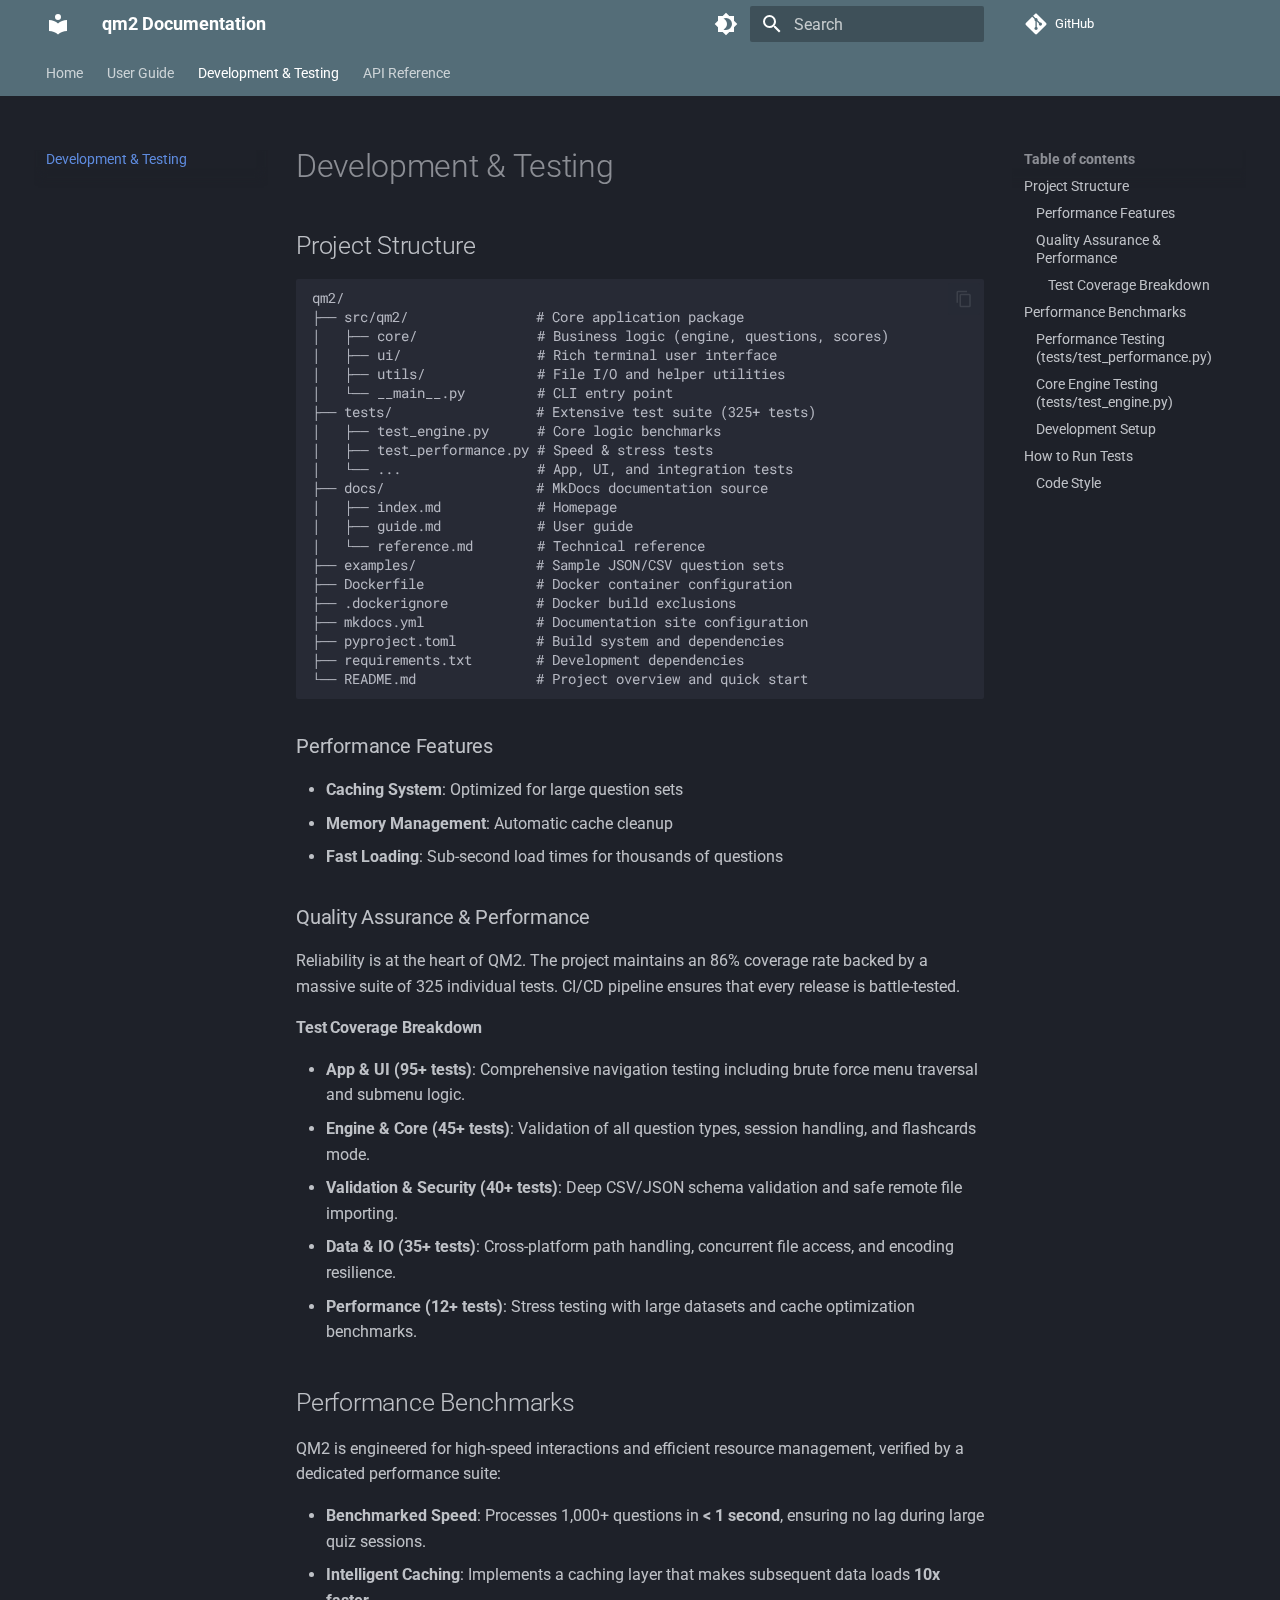
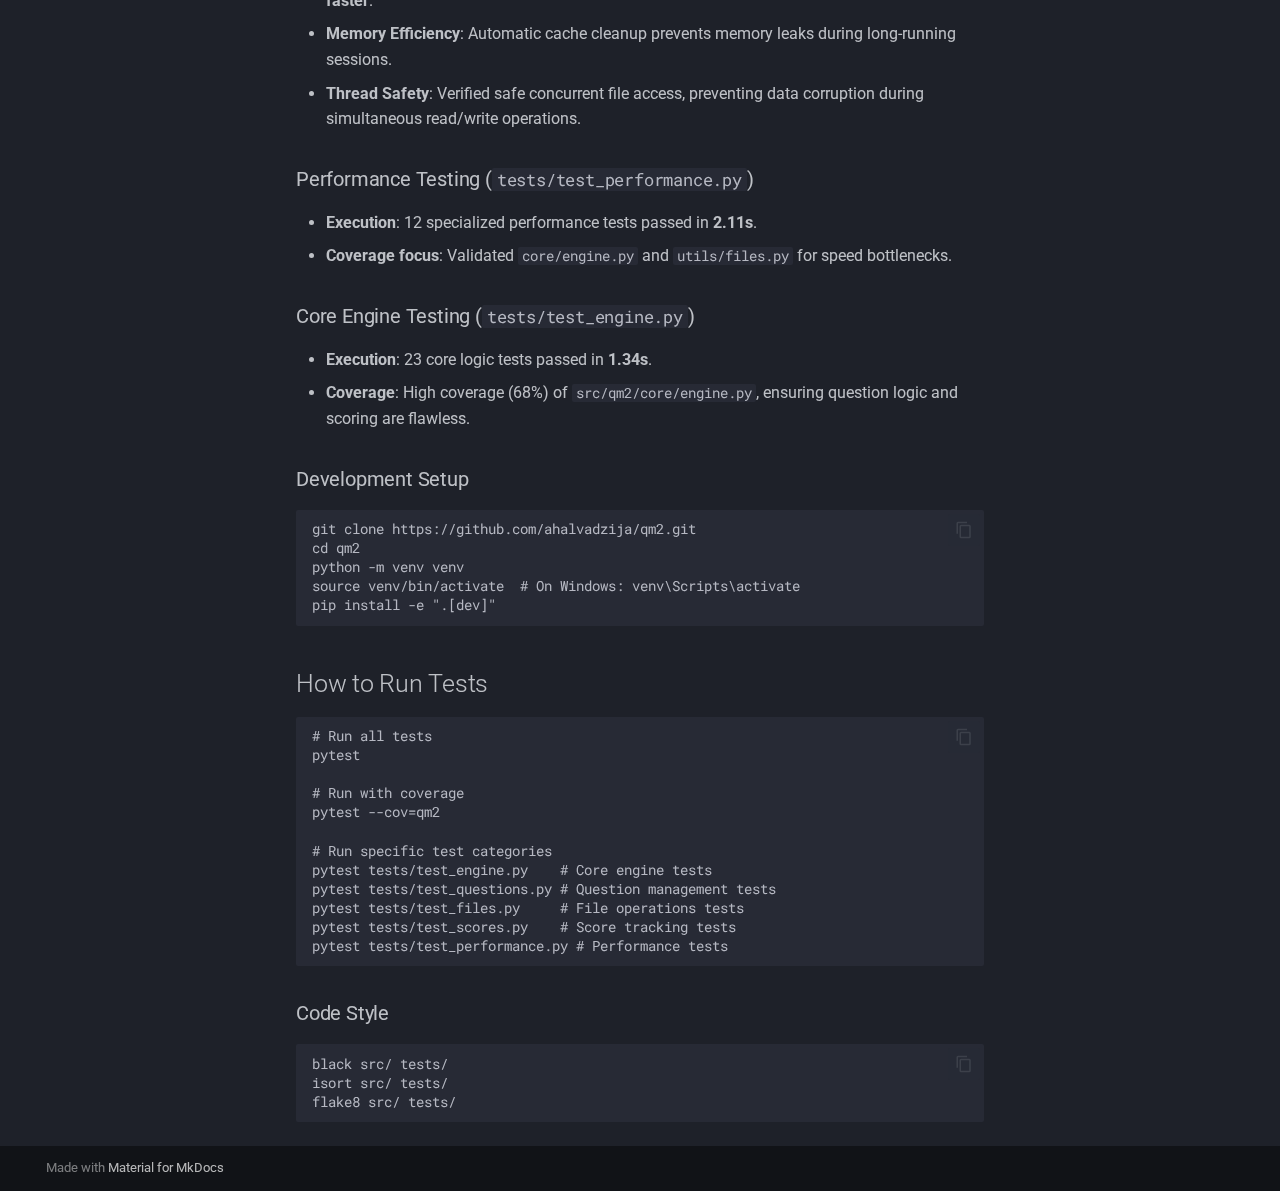
<file: dev/index.html>
<!doctype html>
<html lang="en" class="no-js">
  <head>
    
      <meta charset="utf-8">
      <meta name="viewport" content="width=device-width,initial-scale=1">
      
        <meta name="description" content="Official documentation for the qm2 terminal quiz manager.">
      
      
        <meta name="author" content="ahalvadzija">
      
      
        <link rel="canonical" href="https://ahalvadzija.github.io/qm2/dev/">
      
      
        <link rel="prev" href="../guide/">
      
      
        <link rel="next" href="../reference/">
      
      
        
      
      
      <link rel="icon" href="../assets/images/favicon.png">
      <meta name="generator" content="mkdocs-1.6.1, mkdocs-material-9.7.1">
    
    
      
        <title>Development & Testing - qm2 Documentation</title>
      
    
    
      <link rel="stylesheet" href="../assets/stylesheets/main.484c7ddc.min.css">
      
        
        <link rel="stylesheet" href="../assets/stylesheets/palette.ab4e12ef.min.css">
      
      


    
    
      
    
    
      
        
        
        <link rel="preconnect" href="https://fonts.gstatic.com" crossorigin>
        <link rel="stylesheet" href="https://fonts.googleapis.com/css?family=Roboto:300,300i,400,400i,700,700i%7CRoboto+Mono:400,400i,700,700i&display=fallback">
        <style>:root{--md-text-font:"Roboto";--md-code-font:"Roboto Mono"}</style>
      
    
    
      <link rel="stylesheet" href="../assets/_mkdocstrings.css">
    
      <link rel="stylesheet" href="../stylesheets/extra.css">
    
    <script>__md_scope=new URL("..",location),__md_hash=e=>[...e].reduce(((e,_)=>(e<<5)-e+_.charCodeAt(0)),0),__md_get=(e,_=localStorage,t=__md_scope)=>JSON.parse(_.getItem(t.pathname+"."+e)),__md_set=(e,_,t=localStorage,a=__md_scope)=>{try{t.setItem(a.pathname+"."+e,JSON.stringify(_))}catch(e){}}</script>
    
      

    
    
  </head>
  
  
    
    
      
    
    
    
    
    <body dir="ltr" data-md-color-scheme="slate" data-md-color-primary="blue-grey" data-md-color-accent="indigo">
  
    
    <input class="md-toggle" data-md-toggle="drawer" type="checkbox" id="__drawer" autocomplete="off">
    <input class="md-toggle" data-md-toggle="search" type="checkbox" id="__search" autocomplete="off">
    <label class="md-overlay" for="__drawer"></label>
    <div data-md-component="skip">
      
        
        <a href="#project-structure" class="md-skip">
          Skip to content
        </a>
      
    </div>
    <div data-md-component="announce">
      
    </div>
    
    
      

<header class="md-header" data-md-component="header">
  <nav class="md-header__inner md-grid" aria-label="Header">
    <a href=".." title="qm2 Documentation" class="md-header__button md-logo" aria-label="qm2 Documentation" data-md-component="logo">
      
  
  <svg xmlns="http://www.w3.org/2000/svg" viewBox="0 0 24 24"><path d="M12 8a3 3 0 0 0 3-3 3 3 0 0 0-3-3 3 3 0 0 0-3 3 3 3 0 0 0 3 3m0 3.54C9.64 9.35 6.5 8 3 8v11c3.5 0 6.64 1.35 9 3.54 2.36-2.19 5.5-3.54 9-3.54V8c-3.5 0-6.64 1.35-9 3.54"/></svg>

    </a>
    <label class="md-header__button md-icon" for="__drawer">
      
      <svg xmlns="http://www.w3.org/2000/svg" viewBox="0 0 24 24"><path d="M3 6h18v2H3zm0 5h18v2H3zm0 5h18v2H3z"/></svg>
    </label>
    <div class="md-header__title" data-md-component="header-title">
      <div class="md-header__ellipsis">
        <div class="md-header__topic">
          <span class="md-ellipsis">
            qm2 Documentation
          </span>
        </div>
        <div class="md-header__topic" data-md-component="header-topic">
          <span class="md-ellipsis">
            
              Development & Testing
            
          </span>
        </div>
      </div>
    </div>
    
      
        <form class="md-header__option" data-md-component="palette">
  
    
    
    
    <input class="md-option" data-md-color-media="" data-md-color-scheme="slate" data-md-color-primary="blue-grey" data-md-color-accent="indigo"  aria-label="Switch to light mode"  type="radio" name="__palette" id="__palette_0">
    
      <label class="md-header__button md-icon" title="Switch to light mode" for="__palette_1" hidden>
        <svg xmlns="http://www.w3.org/2000/svg" viewBox="0 0 24 24"><path d="M12 18c-.89 0-1.74-.2-2.5-.55C11.56 16.5 13 14.42 13 12s-1.44-4.5-3.5-5.45C10.26 6.2 11.11 6 12 6a6 6 0 0 1 6 6 6 6 0 0 1-6 6m8-9.31V4h-4.69L12 .69 8.69 4H4v4.69L.69 12 4 15.31V20h4.69L12 23.31 15.31 20H20v-4.69L23.31 12z"/></svg>
      </label>
    
  
    
    
    
    <input class="md-option" data-md-color-media="" data-md-color-scheme="default" data-md-color-primary="blue-grey" data-md-color-accent="indigo"  aria-label="Switch to dark mode"  type="radio" name="__palette" id="__palette_1">
    
      <label class="md-header__button md-icon" title="Switch to dark mode" for="__palette_0" hidden>
        <svg xmlns="http://www.w3.org/2000/svg" viewBox="0 0 24 24"><path d="M12 8a4 4 0 0 0-4 4 4 4 0 0 0 4 4 4 4 0 0 0 4-4 4 4 0 0 0-4-4m0 10a6 6 0 0 1-6-6 6 6 0 0 1 6-6 6 6 0 0 1 6 6 6 6 0 0 1-6 6m8-9.31V4h-4.69L12 .69 8.69 4H4v4.69L.69 12 4 15.31V20h4.69L12 23.31 15.31 20H20v-4.69L23.31 12z"/></svg>
      </label>
    
  
</form>
      
    
    
      <script>var palette=__md_get("__palette");if(palette&&palette.color){if("(prefers-color-scheme)"===palette.color.media){var media=matchMedia("(prefers-color-scheme: light)"),input=document.querySelector(media.matches?"[data-md-color-media='(prefers-color-scheme: light)']":"[data-md-color-media='(prefers-color-scheme: dark)']");palette.color.media=input.getAttribute("data-md-color-media"),palette.color.scheme=input.getAttribute("data-md-color-scheme"),palette.color.primary=input.getAttribute("data-md-color-primary"),palette.color.accent=input.getAttribute("data-md-color-accent")}for(var[key,value]of Object.entries(palette.color))document.body.setAttribute("data-md-color-"+key,value)}</script>
    
    
    
      
      
        <label class="md-header__button md-icon" for="__search">
          
          <svg xmlns="http://www.w3.org/2000/svg" viewBox="0 0 24 24"><path d="M9.5 3A6.5 6.5 0 0 1 16 9.5c0 1.61-.59 3.09-1.56 4.23l.27.27h.79l5 5-1.5 1.5-5-5v-.79l-.27-.27A6.52 6.52 0 0 1 9.5 16 6.5 6.5 0 0 1 3 9.5 6.5 6.5 0 0 1 9.5 3m0 2C7 5 5 7 5 9.5S7 14 9.5 14 14 12 14 9.5 12 5 9.5 5"/></svg>
        </label>
        <div class="md-search" data-md-component="search" role="dialog">
  <label class="md-search__overlay" for="__search"></label>
  <div class="md-search__inner" role="search">
    <form class="md-search__form" name="search">
      <input type="text" class="md-search__input" name="query" aria-label="Search" placeholder="Search" autocapitalize="off" autocorrect="off" autocomplete="off" spellcheck="false" data-md-component="search-query" required>
      <label class="md-search__icon md-icon" for="__search">
        
        <svg xmlns="http://www.w3.org/2000/svg" viewBox="0 0 24 24"><path d="M9.5 3A6.5 6.5 0 0 1 16 9.5c0 1.61-.59 3.09-1.56 4.23l.27.27h.79l5 5-1.5 1.5-5-5v-.79l-.27-.27A6.52 6.52 0 0 1 9.5 16 6.5 6.5 0 0 1 3 9.5 6.5 6.5 0 0 1 9.5 3m0 2C7 5 5 7 5 9.5S7 14 9.5 14 14 12 14 9.5 12 5 9.5 5"/></svg>
        
        <svg xmlns="http://www.w3.org/2000/svg" viewBox="0 0 24 24"><path d="M20 11v2H8l5.5 5.5-1.42 1.42L4.16 12l7.92-7.92L13.5 5.5 8 11z"/></svg>
      </label>
      <nav class="md-search__options" aria-label="Search">
        
        <button type="reset" class="md-search__icon md-icon" title="Clear" aria-label="Clear" tabindex="-1">
          
          <svg xmlns="http://www.w3.org/2000/svg" viewBox="0 0 24 24"><path d="M19 6.41 17.59 5 12 10.59 6.41 5 5 6.41 10.59 12 5 17.59 6.41 19 12 13.41 17.59 19 19 17.59 13.41 12z"/></svg>
        </button>
      </nav>
      
        <div class="md-search__suggest" data-md-component="search-suggest"></div>
      
    </form>
    <div class="md-search__output">
      <div class="md-search__scrollwrap" tabindex="0" data-md-scrollfix>
        <div class="md-search-result" data-md-component="search-result">
          <div class="md-search-result__meta">
            Initializing search
          </div>
          <ol class="md-search-result__list" role="presentation"></ol>
        </div>
      </div>
    </div>
  </div>
</div>
      
    
    
      <div class="md-header__source">
        <a href="https://github.com/ahalvadzija/qm2" title="Go to repository" class="md-source" data-md-component="source">
  <div class="md-source__icon md-icon">
    
    <svg xmlns="http://www.w3.org/2000/svg" viewBox="0 0 448 512"><!--! Font Awesome Free 7.1.0 by @fontawesome - https://fontawesome.com License - https://fontawesome.com/license/free (Icons: CC BY 4.0, Fonts: SIL OFL 1.1, Code: MIT License) Copyright 2025 Fonticons, Inc.--><path d="M439.6 236.1 244 40.5c-5.4-5.5-12.8-8.5-20.4-8.5s-15 3-20.4 8.4L162.5 81l51.5 51.5c27.1-9.1 52.7 16.8 43.4 43.7l49.7 49.7c34.2-11.8 61.2 31 35.5 56.7-26.5 26.5-70.2-2.9-56-37.3L240.3 199v121.9c25.3 12.5 22.3 41.8 9.1 55-6.4 6.4-15.2 10.1-24.3 10.1s-17.8-3.6-24.3-10.1c-17.6-17.6-11.1-46.9 11.2-56v-123c-20.8-8.5-24.6-30.7-18.6-45L142.6 101 8.5 235.1C3 240.6 0 247.9 0 255.5s3 15 8.5 20.4l195.6 195.7c5.4 5.4 12.7 8.4 20.4 8.4s15-3 20.4-8.4l194.7-194.7c5.4-5.4 8.4-12.8 8.4-20.4s-3-15-8.4-20.4"/></svg>
  </div>
  <div class="md-source__repository">
    GitHub
  </div>
</a>
      </div>
    
  </nav>
  
</header>
    
    <div class="md-container" data-md-component="container">
      
      
        
          
            
<nav class="md-tabs" aria-label="Tabs" data-md-component="tabs">
  <div class="md-grid">
    <ul class="md-tabs__list">
      
        
  
  
  
  
    <li class="md-tabs__item">
      <a href=".." class="md-tabs__link">
        
  
  
    
  
  Home

      </a>
    </li>
  

      
        
  
  
  
  
    <li class="md-tabs__item">
      <a href="../guide/" class="md-tabs__link">
        
  
  
    
  
  User Guide

      </a>
    </li>
  

      
        
  
  
  
    
  
  
    <li class="md-tabs__item md-tabs__item--active">
      <a href="./" class="md-tabs__link">
        
  
  
    
  
  Development & Testing

      </a>
    </li>
  

      
        
  
  
  
  
    <li class="md-tabs__item">
      <a href="../reference/" class="md-tabs__link">
        
  
  
    
  
  API Reference

      </a>
    </li>
  

      
    </ul>
  </div>
</nav>
          
        
      
      <main class="md-main" data-md-component="main">
        <div class="md-main__inner md-grid">
          
            
              
              <div class="md-sidebar md-sidebar--primary" data-md-component="sidebar" data-md-type="navigation" >
                <div class="md-sidebar__scrollwrap">
                  <div class="md-sidebar__inner">
                    


  


<nav class="md-nav md-nav--primary md-nav--lifted" aria-label="Navigation" data-md-level="0">
  <label class="md-nav__title" for="__drawer">
    <a href=".." title="qm2 Documentation" class="md-nav__button md-logo" aria-label="qm2 Documentation" data-md-component="logo">
      
  
  <svg xmlns="http://www.w3.org/2000/svg" viewBox="0 0 24 24"><path d="M12 8a3 3 0 0 0 3-3 3 3 0 0 0-3-3 3 3 0 0 0-3 3 3 3 0 0 0 3 3m0 3.54C9.64 9.35 6.5 8 3 8v11c3.5 0 6.64 1.35 9 3.54 2.36-2.19 5.5-3.54 9-3.54V8c-3.5 0-6.64 1.35-9 3.54"/></svg>

    </a>
    qm2 Documentation
  </label>
  
    <div class="md-nav__source">
      <a href="https://github.com/ahalvadzija/qm2" title="Go to repository" class="md-source" data-md-component="source">
  <div class="md-source__icon md-icon">
    
    <svg xmlns="http://www.w3.org/2000/svg" viewBox="0 0 448 512"><!--! Font Awesome Free 7.1.0 by @fontawesome - https://fontawesome.com License - https://fontawesome.com/license/free (Icons: CC BY 4.0, Fonts: SIL OFL 1.1, Code: MIT License) Copyright 2025 Fonticons, Inc.--><path d="M439.6 236.1 244 40.5c-5.4-5.5-12.8-8.5-20.4-8.5s-15 3-20.4 8.4L162.5 81l51.5 51.5c27.1-9.1 52.7 16.8 43.4 43.7l49.7 49.7c34.2-11.8 61.2 31 35.5 56.7-26.5 26.5-70.2-2.9-56-37.3L240.3 199v121.9c25.3 12.5 22.3 41.8 9.1 55-6.4 6.4-15.2 10.1-24.3 10.1s-17.8-3.6-24.3-10.1c-17.6-17.6-11.1-46.9 11.2-56v-123c-20.8-8.5-24.6-30.7-18.6-45L142.6 101 8.5 235.1C3 240.6 0 247.9 0 255.5s3 15 8.5 20.4l195.6 195.7c5.4 5.4 12.7 8.4 20.4 8.4s15-3 20.4-8.4l194.7-194.7c5.4-5.4 8.4-12.8 8.4-20.4s-3-15-8.4-20.4"/></svg>
  </div>
  <div class="md-source__repository">
    GitHub
  </div>
</a>
    </div>
  
  <ul class="md-nav__list" data-md-scrollfix>
    
      
      
  
  
  
  
    <li class="md-nav__item">
      <a href=".." class="md-nav__link">
        
  
  
  <span class="md-ellipsis">
    
  
    Home
  

    
  </span>
  
  

      </a>
    </li>
  

    
      
      
  
  
  
  
    <li class="md-nav__item">
      <a href="../guide/" class="md-nav__link">
        
  
  
  <span class="md-ellipsis">
    
  
    User Guide
  

    
  </span>
  
  

      </a>
    </li>
  

    
      
      
  
  
    
  
  
  
    <li class="md-nav__item md-nav__item--active">
      
      <input class="md-nav__toggle md-toggle" type="checkbox" id="__toc">
      
      
      
        <label class="md-nav__link md-nav__link--active" for="__toc">
          
  
  
  <span class="md-ellipsis">
    
  
    Development & Testing
  

    
  </span>
  
  

          <span class="md-nav__icon md-icon"></span>
        </label>
      
      <a href="./" class="md-nav__link md-nav__link--active">
        
  
  
  <span class="md-ellipsis">
    
  
    Development & Testing
  

    
  </span>
  
  

      </a>
      
        

<nav class="md-nav md-nav--secondary" aria-label="Table of contents">
  
  
  
  
    <label class="md-nav__title" for="__toc">
      <span class="md-nav__icon md-icon"></span>
      Table of contents
    </label>
    <ul class="md-nav__list" data-md-component="toc" data-md-scrollfix>
      
        <li class="md-nav__item">
  <a href="#project-structure" class="md-nav__link">
    <span class="md-ellipsis">
      
        Project Structure
      
    </span>
  </a>
  
    <nav class="md-nav" aria-label="Project Structure">
      <ul class="md-nav__list">
        
          <li class="md-nav__item">
  <a href="#performance-features" class="md-nav__link">
    <span class="md-ellipsis">
      
        Performance Features
      
    </span>
  </a>
  
</li>
        
          <li class="md-nav__item">
  <a href="#quality-assurance-performance" class="md-nav__link">
    <span class="md-ellipsis">
      
        Quality Assurance &amp; Performance
      
    </span>
  </a>
  
    <nav class="md-nav" aria-label="Quality Assurance &amp; Performance">
      <ul class="md-nav__list">
        
          <li class="md-nav__item">
  <a href="#test-coverage-breakdown" class="md-nav__link">
    <span class="md-ellipsis">
      
        Test Coverage Breakdown
      
    </span>
  </a>
  
</li>
        
      </ul>
    </nav>
  
</li>
        
      </ul>
    </nav>
  
</li>
      
        <li class="md-nav__item">
  <a href="#performance-benchmarks" class="md-nav__link">
    <span class="md-ellipsis">
      
        Performance Benchmarks
      
    </span>
  </a>
  
    <nav class="md-nav" aria-label="Performance Benchmarks">
      <ul class="md-nav__list">
        
          <li class="md-nav__item">
  <a href="#performance-testing-teststest_performancepy" class="md-nav__link">
    <span class="md-ellipsis">
      
        Performance Testing (tests/test_performance.py)
      
    </span>
  </a>
  
</li>
        
          <li class="md-nav__item">
  <a href="#core-engine-testing-teststest_enginepy" class="md-nav__link">
    <span class="md-ellipsis">
      
        Core Engine Testing (tests/test_engine.py)
      
    </span>
  </a>
  
</li>
        
          <li class="md-nav__item">
  <a href="#development-setup" class="md-nav__link">
    <span class="md-ellipsis">
      
        Development Setup
      
    </span>
  </a>
  
</li>
        
      </ul>
    </nav>
  
</li>
      
        <li class="md-nav__item">
  <a href="#how-to-run-tests" class="md-nav__link">
    <span class="md-ellipsis">
      
        How to Run Tests
      
    </span>
  </a>
  
    <nav class="md-nav" aria-label="How to Run Tests">
      <ul class="md-nav__list">
        
          <li class="md-nav__item">
  <a href="#code-style" class="md-nav__link">
    <span class="md-ellipsis">
      
        Code Style
      
    </span>
  </a>
  
</li>
        
      </ul>
    </nav>
  
</li>
      
    </ul>
  
</nav>
      
    </li>
  

    
      
      
  
  
  
  
    <li class="md-nav__item">
      <a href="../reference/" class="md-nav__link">
        
  
  
  <span class="md-ellipsis">
    
  
    API Reference
  

    
  </span>
  
  

      </a>
    </li>
  

    
  </ul>
</nav>
                  </div>
                </div>
              </div>
            
            
              
              <div class="md-sidebar md-sidebar--secondary" data-md-component="sidebar" data-md-type="toc" >
                <div class="md-sidebar__scrollwrap">
                  <div class="md-sidebar__inner">
                    

<nav class="md-nav md-nav--secondary" aria-label="Table of contents">
  
  
  
  
    <label class="md-nav__title" for="__toc">
      <span class="md-nav__icon md-icon"></span>
      Table of contents
    </label>
    <ul class="md-nav__list" data-md-component="toc" data-md-scrollfix>
      
        <li class="md-nav__item">
  <a href="#project-structure" class="md-nav__link">
    <span class="md-ellipsis">
      
        Project Structure
      
    </span>
  </a>
  
    <nav class="md-nav" aria-label="Project Structure">
      <ul class="md-nav__list">
        
          <li class="md-nav__item">
  <a href="#performance-features" class="md-nav__link">
    <span class="md-ellipsis">
      
        Performance Features
      
    </span>
  </a>
  
</li>
        
          <li class="md-nav__item">
  <a href="#quality-assurance-performance" class="md-nav__link">
    <span class="md-ellipsis">
      
        Quality Assurance &amp; Performance
      
    </span>
  </a>
  
    <nav class="md-nav" aria-label="Quality Assurance &amp; Performance">
      <ul class="md-nav__list">
        
          <li class="md-nav__item">
  <a href="#test-coverage-breakdown" class="md-nav__link">
    <span class="md-ellipsis">
      
        Test Coverage Breakdown
      
    </span>
  </a>
  
</li>
        
      </ul>
    </nav>
  
</li>
        
      </ul>
    </nav>
  
</li>
      
        <li class="md-nav__item">
  <a href="#performance-benchmarks" class="md-nav__link">
    <span class="md-ellipsis">
      
        Performance Benchmarks
      
    </span>
  </a>
  
    <nav class="md-nav" aria-label="Performance Benchmarks">
      <ul class="md-nav__list">
        
          <li class="md-nav__item">
  <a href="#performance-testing-teststest_performancepy" class="md-nav__link">
    <span class="md-ellipsis">
      
        Performance Testing (tests/test_performance.py)
      
    </span>
  </a>
  
</li>
        
          <li class="md-nav__item">
  <a href="#core-engine-testing-teststest_enginepy" class="md-nav__link">
    <span class="md-ellipsis">
      
        Core Engine Testing (tests/test_engine.py)
      
    </span>
  </a>
  
</li>
        
          <li class="md-nav__item">
  <a href="#development-setup" class="md-nav__link">
    <span class="md-ellipsis">
      
        Development Setup
      
    </span>
  </a>
  
</li>
        
      </ul>
    </nav>
  
</li>
      
        <li class="md-nav__item">
  <a href="#how-to-run-tests" class="md-nav__link">
    <span class="md-ellipsis">
      
        How to Run Tests
      
    </span>
  </a>
  
    <nav class="md-nav" aria-label="How to Run Tests">
      <ul class="md-nav__list">
        
          <li class="md-nav__item">
  <a href="#code-style" class="md-nav__link">
    <span class="md-ellipsis">
      
        Code Style
      
    </span>
  </a>
  
</li>
        
      </ul>
    </nav>
  
</li>
      
    </ul>
  
</nav>
                  </div>
                </div>
              </div>
            
          
          
            <div class="md-content" data-md-component="content">
              
              <article class="md-content__inner md-typeset">
                
                  


  
  


  <h1>Development & Testing</h1>

<h2 id="project-structure">Project Structure</h2>
<pre><code class="language-text">qm2/
├── src/qm2/                # Core application package
│   ├── core/               # Business logic (engine, questions, scores)
│   ├── ui/                 # Rich terminal user interface
│   ├── utils/              # File I/O and helper utilities
│   └── __main__.py         # CLI entry point
├── tests/                  # Extensive test suite (325+ tests)
│   ├── test_engine.py      # Core logic benchmarks
│   ├── test_performance.py # Speed &amp; stress tests
│   └── ...                 # App, UI, and integration tests
├── docs/                   # MkDocs documentation source
│   ├── index.md            # Homepage
│   ├── guide.md            # User guide
│   └── reference.md        # Technical reference
├── examples/               # Sample JSON/CSV question sets
├── Dockerfile              # Docker container configuration
├── .dockerignore           # Docker build exclusions
├── mkdocs.yml              # Documentation site configuration
├── pyproject.toml          # Build system and dependencies
├── requirements.txt        # Development dependencies
└── README.md               # Project overview and quick start
</code></pre>
<h3 id="performance-features">Performance Features</h3>
<ul>
<li><strong>Caching System</strong>: Optimized for large question sets</li>
<li><strong>Memory Management</strong>: Automatic cache cleanup</li>
<li><strong>Fast Loading</strong>: Sub-second load times for thousands of questions</li>
</ul>
<h3 id="quality-assurance-performance">Quality Assurance &amp; Performance</h3>
<p>Reliability is at the heart of QM2. The project maintains an 86% coverage rate backed by a massive suite of 325 individual tests. CI/CD pipeline ensures that every release is battle-tested.</p>
<h4 id="test-coverage-breakdown">Test Coverage Breakdown</h4>
<ul>
<li><strong>App &amp; UI (95+ tests)</strong>: Comprehensive navigation testing including brute force menu traversal and submenu logic.</li>
<li><strong>Engine &amp; Core (45+ tests)</strong>: Validation of all question types, session handling, and flashcards mode.</li>
<li><strong>Validation &amp; Security (40+ tests)</strong>: Deep CSV/JSON schema validation and safe remote file importing.</li>
<li><strong>Data &amp; IO (35+ tests)</strong>: Cross-platform path handling, concurrent file access, and encoding resilience.</li>
<li><strong>Performance (12+ tests)</strong>: Stress testing with large datasets and cache optimization benchmarks.</li>
</ul>
<h2 id="performance-benchmarks">Performance Benchmarks</h2>
<p>QM2 is engineered for high-speed interactions and efficient resource management, verified by a dedicated performance suite:</p>
<ul>
<li><strong>Benchmarked Speed</strong>: Processes 1,000+ questions in <strong>&lt; 1 second</strong>, ensuring no lag during large quiz sessions.</li>
<li><strong>Intelligent Caching</strong>: Implements a caching layer that makes subsequent data loads <strong>10x faster</strong>.</li>
<li><strong>Memory Efficiency</strong>: Automatic cache cleanup prevents memory leaks during long-running sessions.</li>
<li><strong>Thread Safety</strong>: Verified safe concurrent file access, preventing data corruption during simultaneous read/write operations.</li>
</ul>
<h3 id="performance-testing-teststest_performancepy">Performance Testing (<code>tests/test_performance.py</code>)</h3>
<ul>
<li><strong>Execution</strong>: 12 specialized performance tests passed in <strong>2.11s</strong>.</li>
<li><strong>Coverage focus</strong>: Validated <code>core/engine.py</code> and <code>utils/files.py</code> for speed bottlenecks.</li>
</ul>
<h3 id="core-engine-testing-teststest_enginepy">Core Engine Testing (<code>tests/test_engine.py</code>)</h3>
<ul>
<li><strong>Execution</strong>: 23 core logic tests passed in <strong>1.34s</strong>.</li>
<li><strong>Coverage</strong>: High coverage (68%) of <code>src/qm2/core/engine.py</code>, ensuring question logic and scoring are flawless.</li>
</ul>
<h3 id="development-setup">Development Setup</h3>
<pre><code class="language-bash">git clone https://github.com/ahalvadzija/qm2.git
cd qm2
python -m venv venv
source venv/bin/activate  # On Windows: venv\Scripts\activate
pip install -e &quot;.[dev]&quot;
</code></pre>
<h2 id="how-to-run-tests">How to Run Tests</h2>
<pre><code class="language-bash"># Run all tests
pytest

# Run with coverage
pytest --cov=qm2

# Run specific test categories
pytest tests/test_engine.py    # Core engine tests
pytest tests/test_questions.py # Question management tests
pytest tests/test_files.py     # File operations tests
pytest tests/test_scores.py    # Score tracking tests
pytest tests/test_performance.py # Performance tests
</code></pre>
<h3 id="code-style">Code Style</h3>
<pre><code class="language-bash">black src/ tests/
isort src/ tests/
flake8 src/ tests/
</code></pre>












                
              </article>
            </div>
          
          
<script>var target=document.getElementById(location.hash.slice(1));target&&target.name&&(target.checked=target.name.startsWith("__tabbed_"))</script>
        </div>
        
          <button type="button" class="md-top md-icon" data-md-component="top" hidden>
  
  <svg xmlns="http://www.w3.org/2000/svg" viewBox="0 0 24 24"><path d="M13 20h-2V8l-5.5 5.5-1.42-1.42L12 4.16l7.92 7.92-1.42 1.42L13 8z"/></svg>
  Back to top
</button>
        
      </main>
      
        <footer class="md-footer">
  
  <div class="md-footer-meta md-typeset">
    <div class="md-footer-meta__inner md-grid">
      <div class="md-copyright">
  
  
    Made with
    <a href="https://squidfunk.github.io/mkdocs-material/" target="_blank" rel="noopener">
      Material for MkDocs
    </a>
  
</div>
      
    </div>
  </div>
</footer>
      
    </div>
    <div class="md-dialog" data-md-component="dialog">
      <div class="md-dialog__inner md-typeset"></div>
    </div>
    
    
    
      
      
      <script id="__config" type="application/json">{"annotate": null, "base": "..", "features": ["navigation.tabs", "navigation.sections", "navigation.expand", "content.code.copy", "search.suggest", "search.highlight", "navigation.top", "header.autohide"], "search": "../assets/javascripts/workers/search.2c215733.min.js", "tags": null, "translations": {"clipboard.copied": "Copied to clipboard", "clipboard.copy": "Copy to clipboard", "search.result.more.one": "1 more on this page", "search.result.more.other": "# more on this page", "search.result.none": "No matching documents", "search.result.one": "1 matching document", "search.result.other": "# matching documents", "search.result.placeholder": "Type to start searching", "search.result.term.missing": "Missing", "select.version": "Select version"}, "version": null}</script>
    
    
      <script src="../assets/javascripts/bundle.79ae519e.min.js"></script>
      
    
  </body>
</html>
</file>
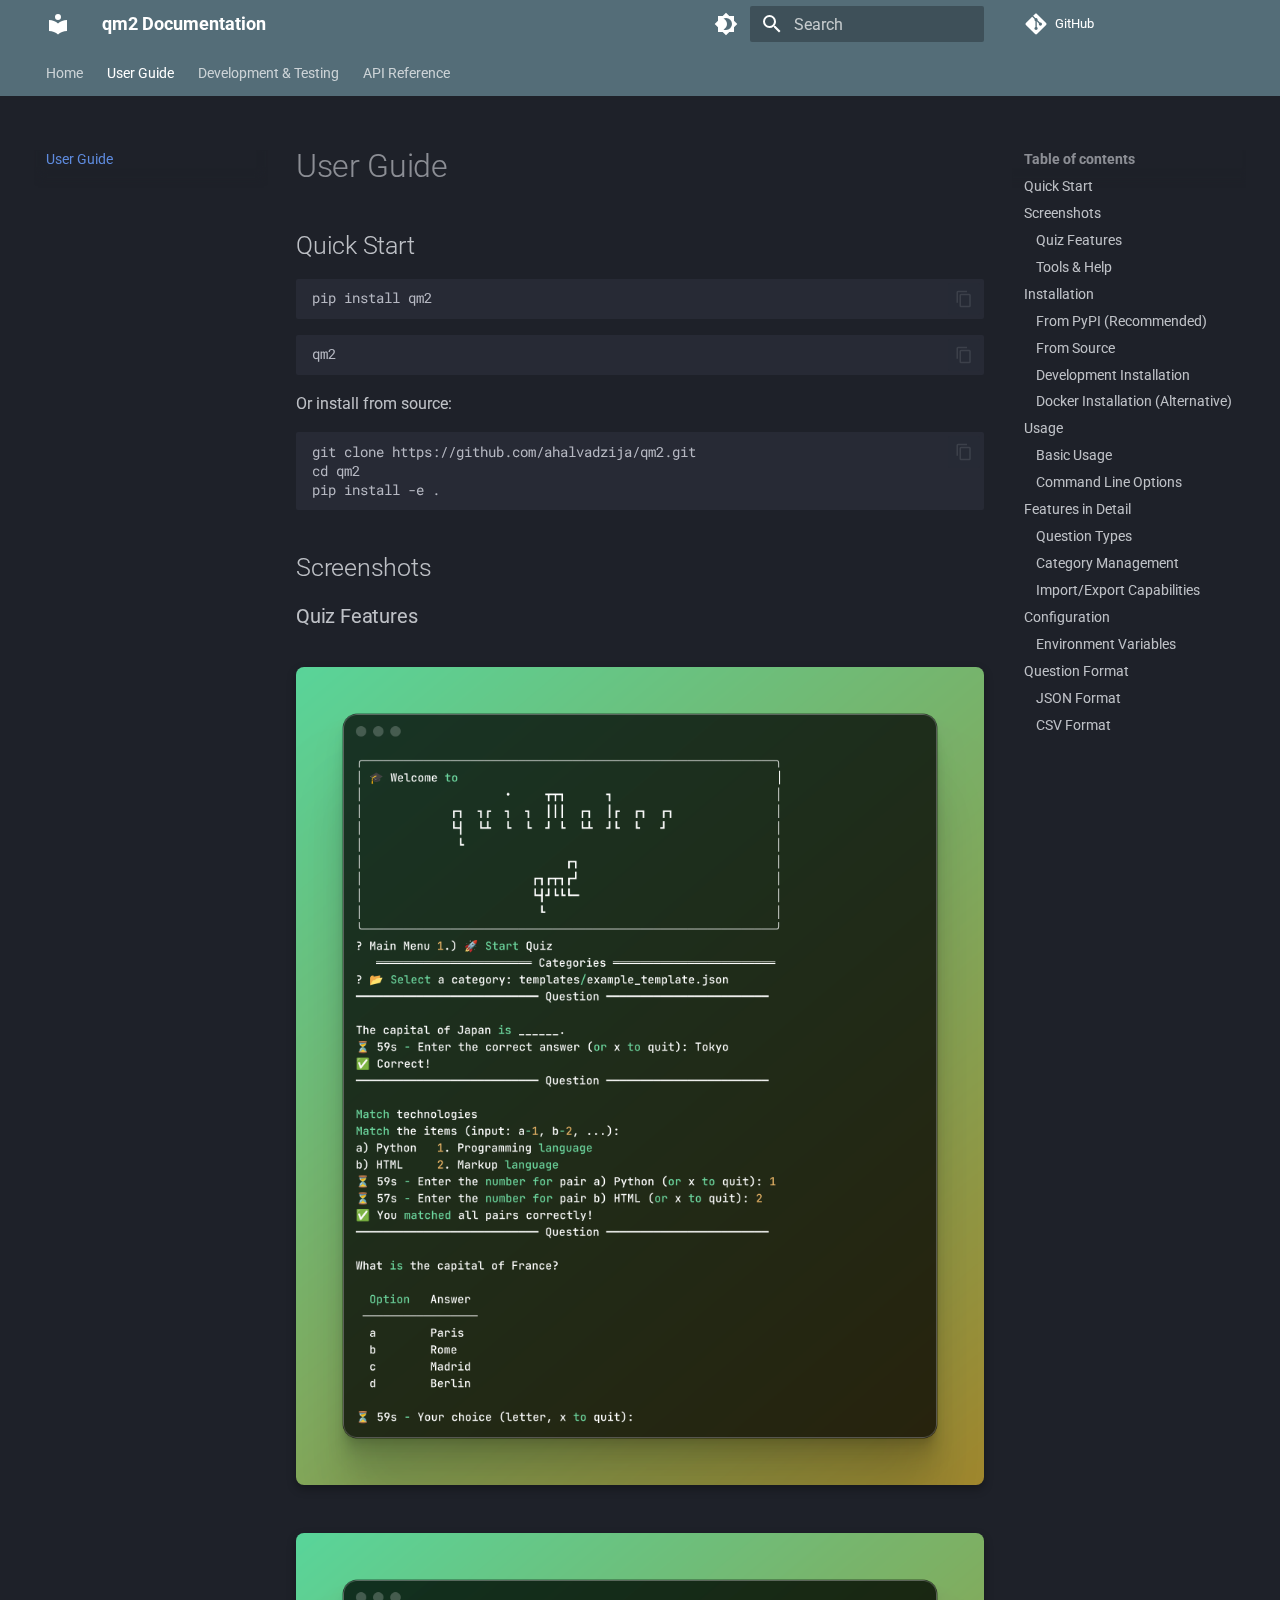
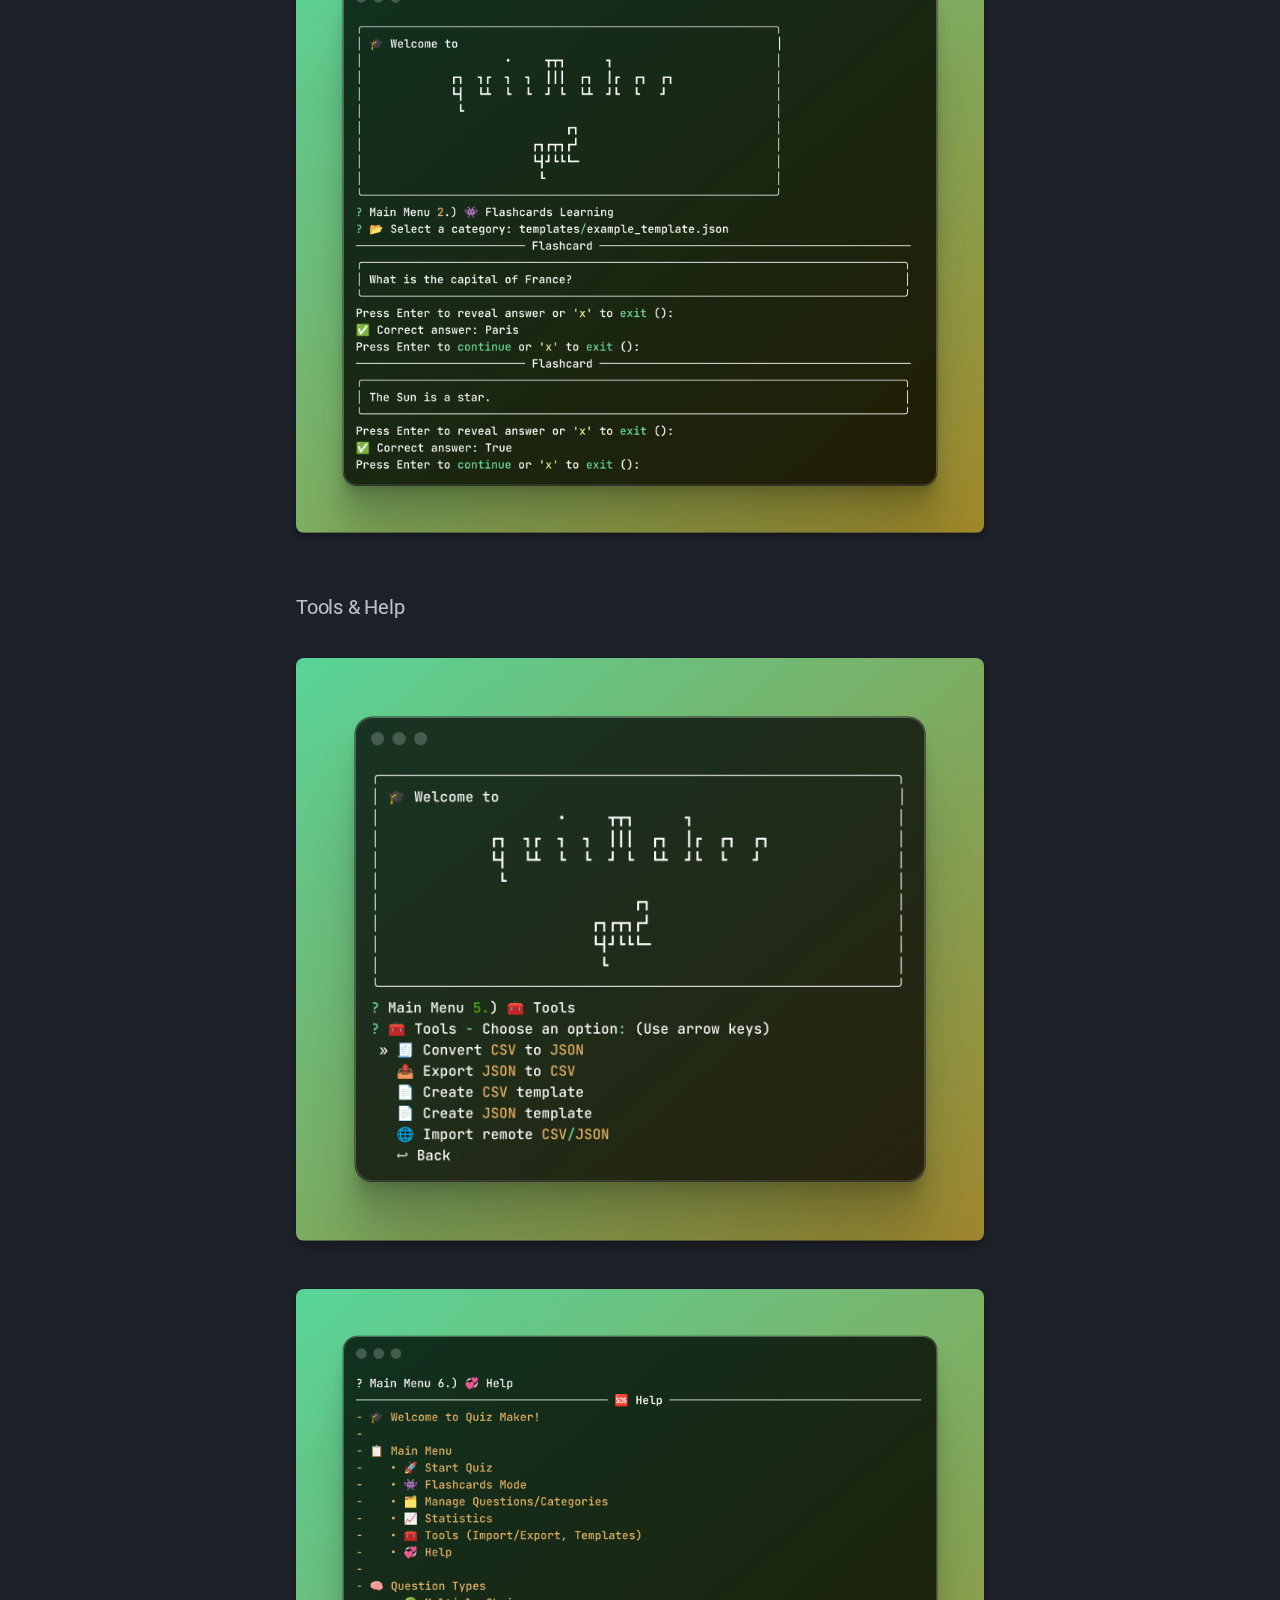
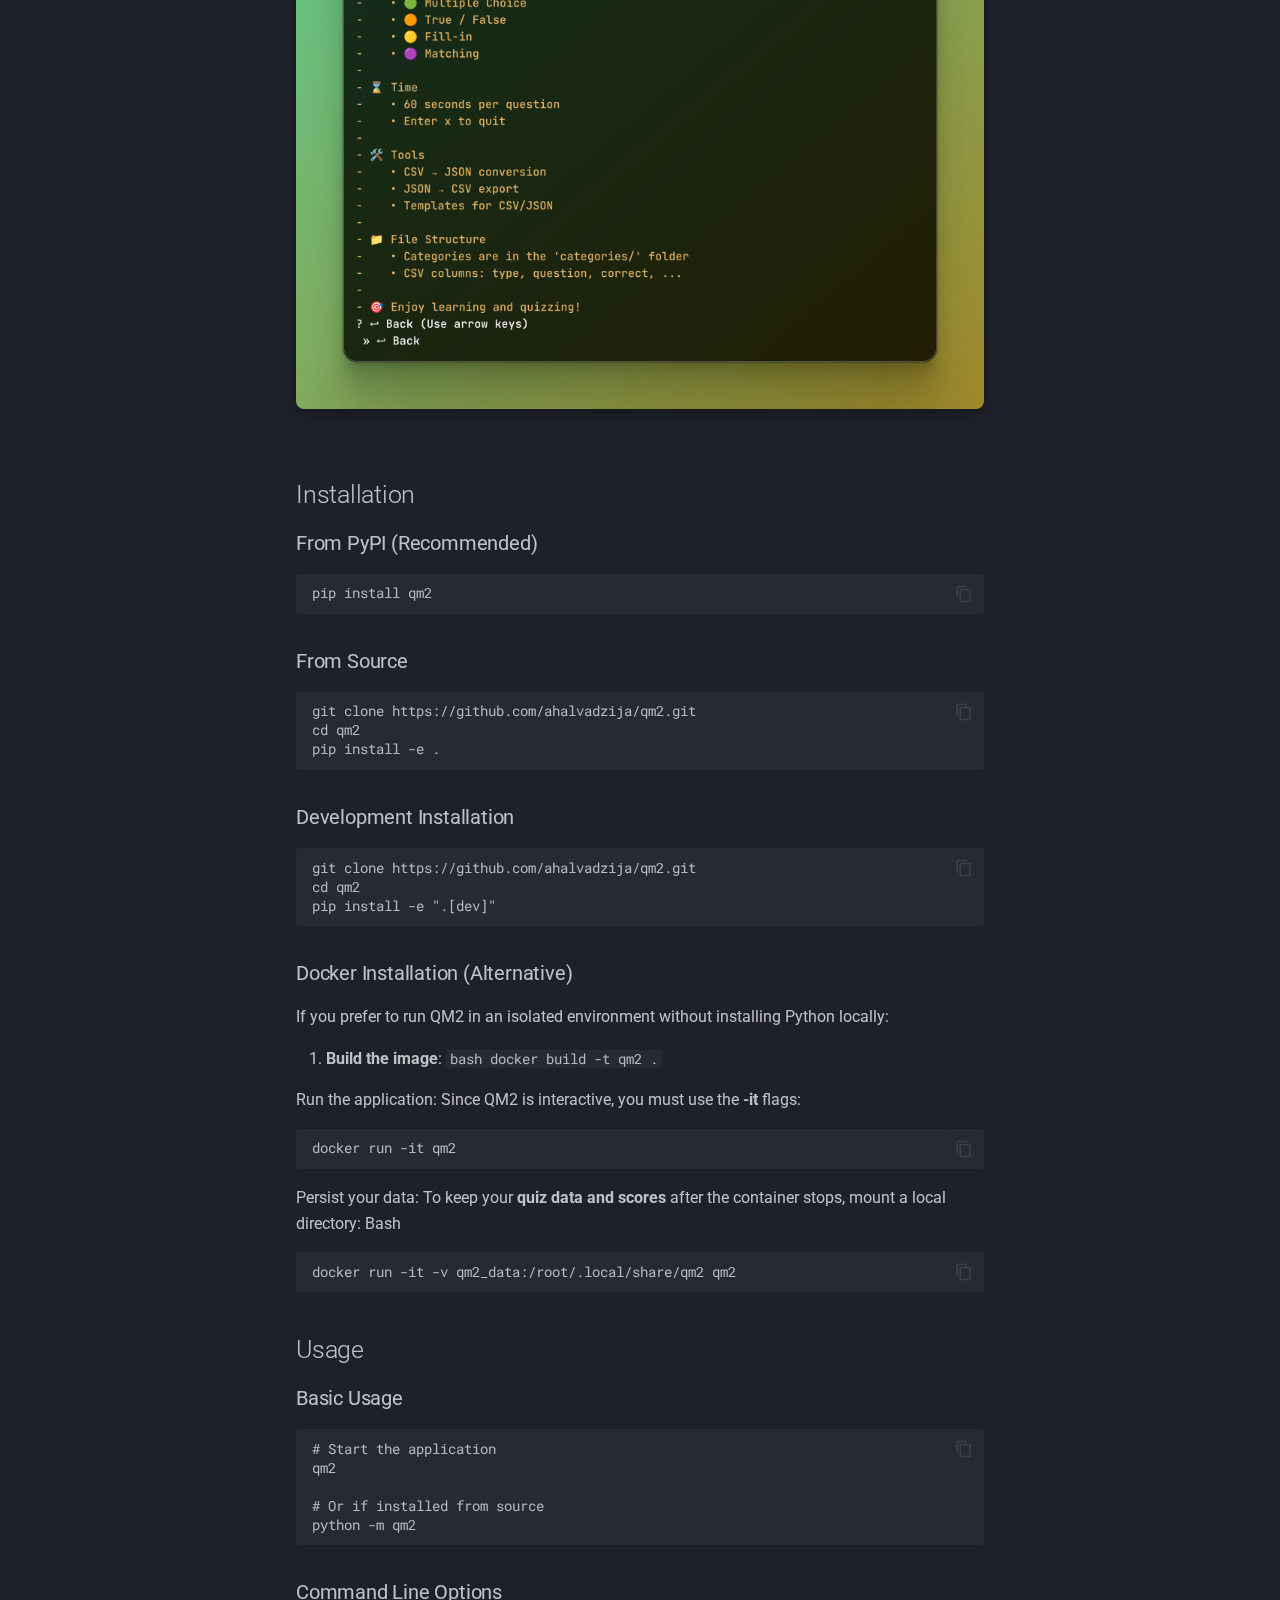
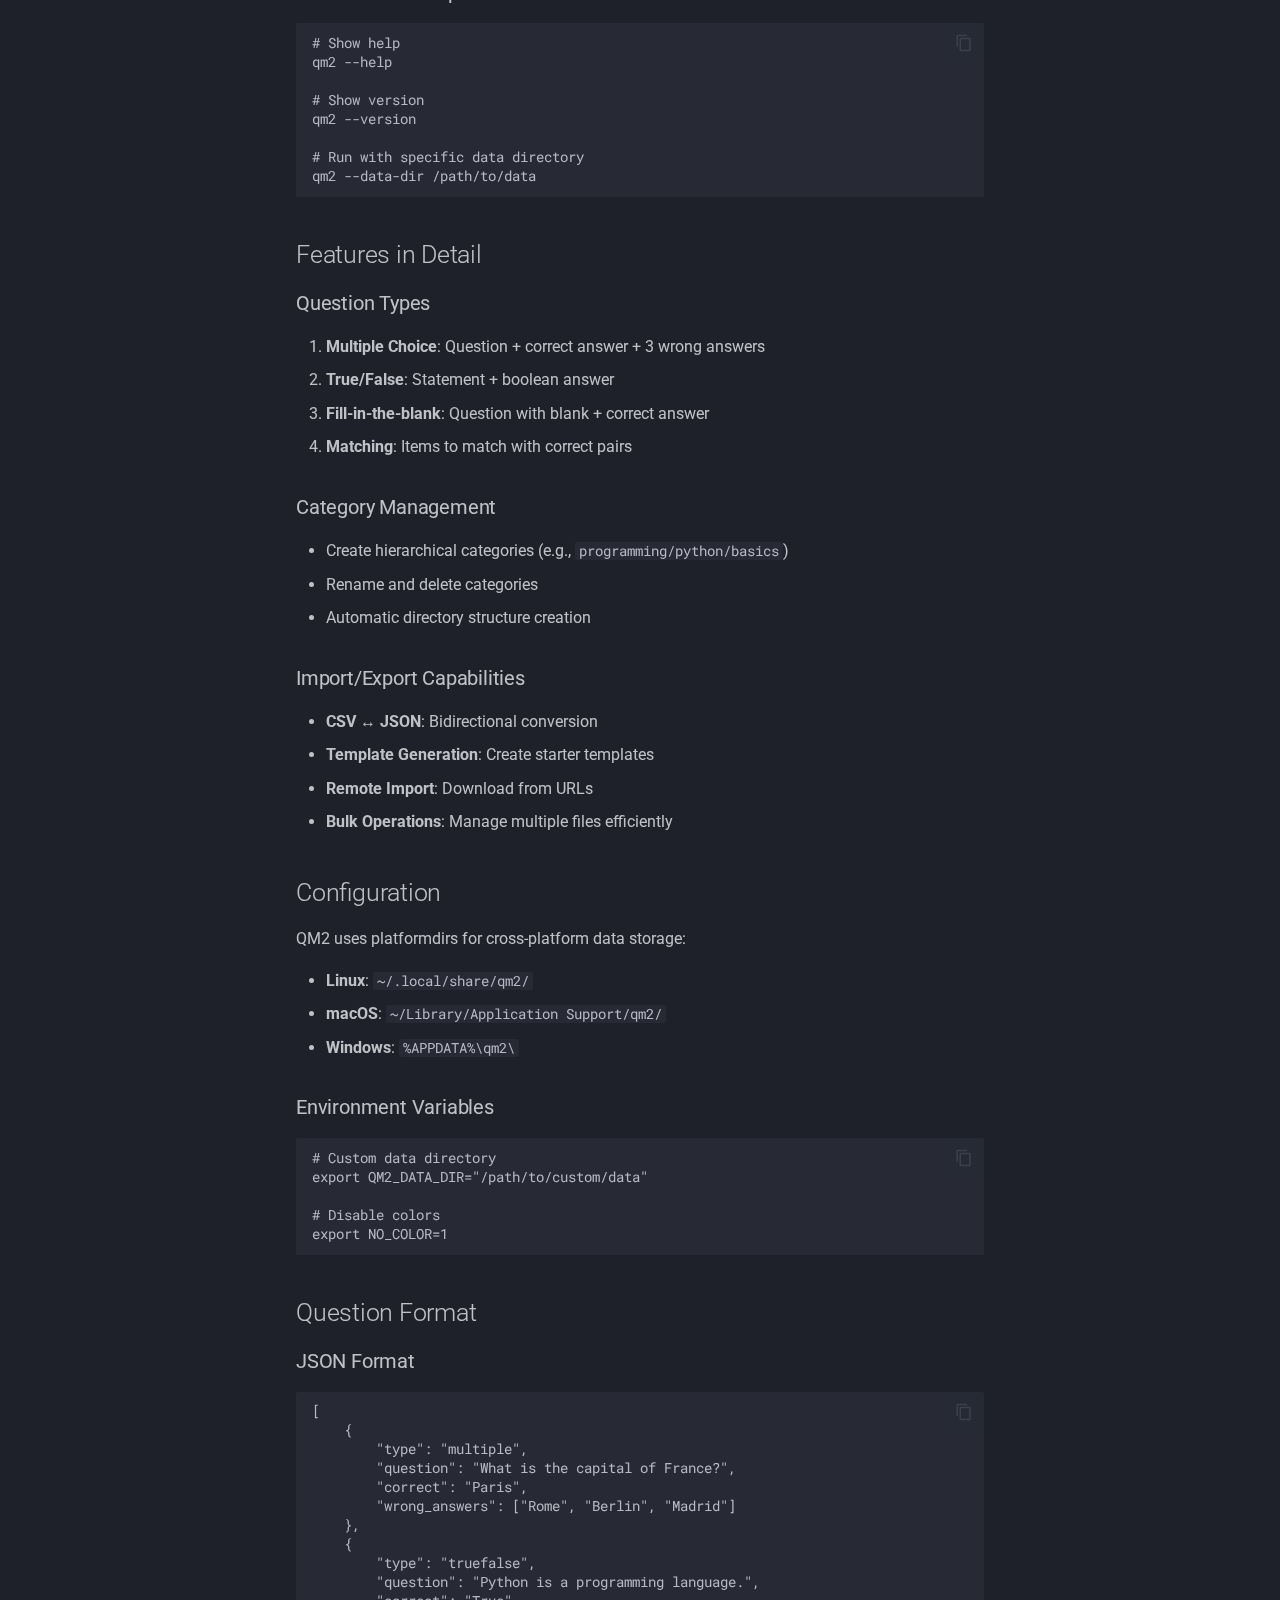
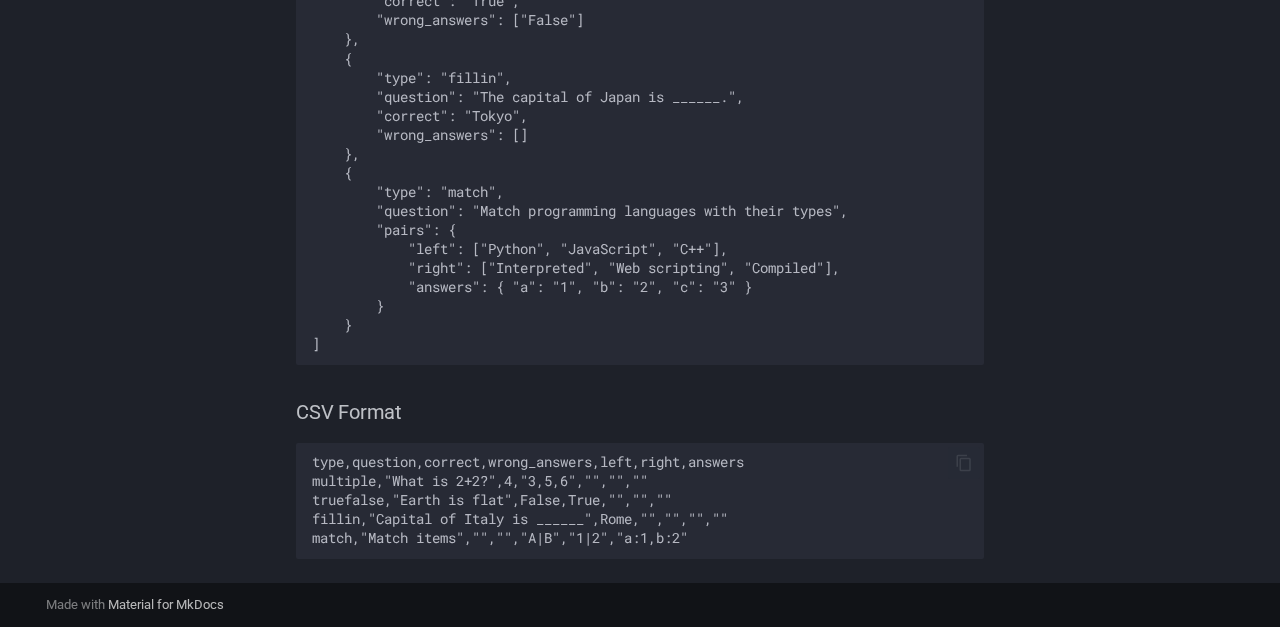
<file: guide/index.html>
<!doctype html>
<html lang="en" class="no-js">
  <head>
    
      <meta charset="utf-8">
      <meta name="viewport" content="width=device-width,initial-scale=1">
      
        <meta name="description" content="Official documentation for the qm2 terminal quiz manager.">
      
      
        <meta name="author" content="ahalvadzija">
      
      
        <link rel="canonical" href="https://ahalvadzija.github.io/qm2/guide/">
      
      
        <link rel="prev" href="..">
      
      
        <link rel="next" href="../dev/">
      
      
        
      
      
      <link rel="icon" href="../assets/images/favicon.png">
      <meta name="generator" content="mkdocs-1.6.1, mkdocs-material-9.7.1">
    
    
      
        <title>User Guide - qm2 Documentation</title>
      
    
    
      <link rel="stylesheet" href="../assets/stylesheets/main.484c7ddc.min.css">
      
        
        <link rel="stylesheet" href="../assets/stylesheets/palette.ab4e12ef.min.css">
      
      


    
    
      
    
    
      
        
        
        <link rel="preconnect" href="https://fonts.gstatic.com" crossorigin>
        <link rel="stylesheet" href="https://fonts.googleapis.com/css?family=Roboto:300,300i,400,400i,700,700i%7CRoboto+Mono:400,400i,700,700i&display=fallback">
        <style>:root{--md-text-font:"Roboto";--md-code-font:"Roboto Mono"}</style>
      
    
    
      <link rel="stylesheet" href="../assets/_mkdocstrings.css">
    
      <link rel="stylesheet" href="../stylesheets/extra.css">
    
    <script>__md_scope=new URL("..",location),__md_hash=e=>[...e].reduce(((e,_)=>(e<<5)-e+_.charCodeAt(0)),0),__md_get=(e,_=localStorage,t=__md_scope)=>JSON.parse(_.getItem(t.pathname+"."+e)),__md_set=(e,_,t=localStorage,a=__md_scope)=>{try{t.setItem(a.pathname+"."+e,JSON.stringify(_))}catch(e){}}</script>
    
      

    
    
  </head>
  
  
    
    
      
    
    
    
    
    <body dir="ltr" data-md-color-scheme="slate" data-md-color-primary="blue-grey" data-md-color-accent="indigo">
  
    
    <input class="md-toggle" data-md-toggle="drawer" type="checkbox" id="__drawer" autocomplete="off">
    <input class="md-toggle" data-md-toggle="search" type="checkbox" id="__search" autocomplete="off">
    <label class="md-overlay" for="__drawer"></label>
    <div data-md-component="skip">
      
        
        <a href="#quick-start" class="md-skip">
          Skip to content
        </a>
      
    </div>
    <div data-md-component="announce">
      
    </div>
    
    
      

<header class="md-header" data-md-component="header">
  <nav class="md-header__inner md-grid" aria-label="Header">
    <a href=".." title="qm2 Documentation" class="md-header__button md-logo" aria-label="qm2 Documentation" data-md-component="logo">
      
  
  <svg xmlns="http://www.w3.org/2000/svg" viewBox="0 0 24 24"><path d="M12 8a3 3 0 0 0 3-3 3 3 0 0 0-3-3 3 3 0 0 0-3 3 3 3 0 0 0 3 3m0 3.54C9.64 9.35 6.5 8 3 8v11c3.5 0 6.64 1.35 9 3.54 2.36-2.19 5.5-3.54 9-3.54V8c-3.5 0-6.64 1.35-9 3.54"/></svg>

    </a>
    <label class="md-header__button md-icon" for="__drawer">
      
      <svg xmlns="http://www.w3.org/2000/svg" viewBox="0 0 24 24"><path d="M3 6h18v2H3zm0 5h18v2H3zm0 5h18v2H3z"/></svg>
    </label>
    <div class="md-header__title" data-md-component="header-title">
      <div class="md-header__ellipsis">
        <div class="md-header__topic">
          <span class="md-ellipsis">
            qm2 Documentation
          </span>
        </div>
        <div class="md-header__topic" data-md-component="header-topic">
          <span class="md-ellipsis">
            
              User Guide
            
          </span>
        </div>
      </div>
    </div>
    
      
        <form class="md-header__option" data-md-component="palette">
  
    
    
    
    <input class="md-option" data-md-color-media="" data-md-color-scheme="slate" data-md-color-primary="blue-grey" data-md-color-accent="indigo"  aria-label="Switch to light mode"  type="radio" name="__palette" id="__palette_0">
    
      <label class="md-header__button md-icon" title="Switch to light mode" for="__palette_1" hidden>
        <svg xmlns="http://www.w3.org/2000/svg" viewBox="0 0 24 24"><path d="M12 18c-.89 0-1.74-.2-2.5-.55C11.56 16.5 13 14.42 13 12s-1.44-4.5-3.5-5.45C10.26 6.2 11.11 6 12 6a6 6 0 0 1 6 6 6 6 0 0 1-6 6m8-9.31V4h-4.69L12 .69 8.69 4H4v4.69L.69 12 4 15.31V20h4.69L12 23.31 15.31 20H20v-4.69L23.31 12z"/></svg>
      </label>
    
  
    
    
    
    <input class="md-option" data-md-color-media="" data-md-color-scheme="default" data-md-color-primary="blue-grey" data-md-color-accent="indigo"  aria-label="Switch to dark mode"  type="radio" name="__palette" id="__palette_1">
    
      <label class="md-header__button md-icon" title="Switch to dark mode" for="__palette_0" hidden>
        <svg xmlns="http://www.w3.org/2000/svg" viewBox="0 0 24 24"><path d="M12 8a4 4 0 0 0-4 4 4 4 0 0 0 4 4 4 4 0 0 0 4-4 4 4 0 0 0-4-4m0 10a6 6 0 0 1-6-6 6 6 0 0 1 6-6 6 6 0 0 1 6 6 6 6 0 0 1-6 6m8-9.31V4h-4.69L12 .69 8.69 4H4v4.69L.69 12 4 15.31V20h4.69L12 23.31 15.31 20H20v-4.69L23.31 12z"/></svg>
      </label>
    
  
</form>
      
    
    
      <script>var palette=__md_get("__palette");if(palette&&palette.color){if("(prefers-color-scheme)"===palette.color.media){var media=matchMedia("(prefers-color-scheme: light)"),input=document.querySelector(media.matches?"[data-md-color-media='(prefers-color-scheme: light)']":"[data-md-color-media='(prefers-color-scheme: dark)']");palette.color.media=input.getAttribute("data-md-color-media"),palette.color.scheme=input.getAttribute("data-md-color-scheme"),palette.color.primary=input.getAttribute("data-md-color-primary"),palette.color.accent=input.getAttribute("data-md-color-accent")}for(var[key,value]of Object.entries(palette.color))document.body.setAttribute("data-md-color-"+key,value)}</script>
    
    
    
      
      
        <label class="md-header__button md-icon" for="__search">
          
          <svg xmlns="http://www.w3.org/2000/svg" viewBox="0 0 24 24"><path d="M9.5 3A6.5 6.5 0 0 1 16 9.5c0 1.61-.59 3.09-1.56 4.23l.27.27h.79l5 5-1.5 1.5-5-5v-.79l-.27-.27A6.52 6.52 0 0 1 9.5 16 6.5 6.5 0 0 1 3 9.5 6.5 6.5 0 0 1 9.5 3m0 2C7 5 5 7 5 9.5S7 14 9.5 14 14 12 14 9.5 12 5 9.5 5"/></svg>
        </label>
        <div class="md-search" data-md-component="search" role="dialog">
  <label class="md-search__overlay" for="__search"></label>
  <div class="md-search__inner" role="search">
    <form class="md-search__form" name="search">
      <input type="text" class="md-search__input" name="query" aria-label="Search" placeholder="Search" autocapitalize="off" autocorrect="off" autocomplete="off" spellcheck="false" data-md-component="search-query" required>
      <label class="md-search__icon md-icon" for="__search">
        
        <svg xmlns="http://www.w3.org/2000/svg" viewBox="0 0 24 24"><path d="M9.5 3A6.5 6.5 0 0 1 16 9.5c0 1.61-.59 3.09-1.56 4.23l.27.27h.79l5 5-1.5 1.5-5-5v-.79l-.27-.27A6.52 6.52 0 0 1 9.5 16 6.5 6.5 0 0 1 3 9.5 6.5 6.5 0 0 1 9.5 3m0 2C7 5 5 7 5 9.5S7 14 9.5 14 14 12 14 9.5 12 5 9.5 5"/></svg>
        
        <svg xmlns="http://www.w3.org/2000/svg" viewBox="0 0 24 24"><path d="M20 11v2H8l5.5 5.5-1.42 1.42L4.16 12l7.92-7.92L13.5 5.5 8 11z"/></svg>
      </label>
      <nav class="md-search__options" aria-label="Search">
        
        <button type="reset" class="md-search__icon md-icon" title="Clear" aria-label="Clear" tabindex="-1">
          
          <svg xmlns="http://www.w3.org/2000/svg" viewBox="0 0 24 24"><path d="M19 6.41 17.59 5 12 10.59 6.41 5 5 6.41 10.59 12 5 17.59 6.41 19 12 13.41 17.59 19 19 17.59 13.41 12z"/></svg>
        </button>
      </nav>
      
        <div class="md-search__suggest" data-md-component="search-suggest"></div>
      
    </form>
    <div class="md-search__output">
      <div class="md-search__scrollwrap" tabindex="0" data-md-scrollfix>
        <div class="md-search-result" data-md-component="search-result">
          <div class="md-search-result__meta">
            Initializing search
          </div>
          <ol class="md-search-result__list" role="presentation"></ol>
        </div>
      </div>
    </div>
  </div>
</div>
      
    
    
      <div class="md-header__source">
        <a href="https://github.com/ahalvadzija/qm2" title="Go to repository" class="md-source" data-md-component="source">
  <div class="md-source__icon md-icon">
    
    <svg xmlns="http://www.w3.org/2000/svg" viewBox="0 0 448 512"><!--! Font Awesome Free 7.1.0 by @fontawesome - https://fontawesome.com License - https://fontawesome.com/license/free (Icons: CC BY 4.0, Fonts: SIL OFL 1.1, Code: MIT License) Copyright 2025 Fonticons, Inc.--><path d="M439.6 236.1 244 40.5c-5.4-5.5-12.8-8.5-20.4-8.5s-15 3-20.4 8.4L162.5 81l51.5 51.5c27.1-9.1 52.7 16.8 43.4 43.7l49.7 49.7c34.2-11.8 61.2 31 35.5 56.7-26.5 26.5-70.2-2.9-56-37.3L240.3 199v121.9c25.3 12.5 22.3 41.8 9.1 55-6.4 6.4-15.2 10.1-24.3 10.1s-17.8-3.6-24.3-10.1c-17.6-17.6-11.1-46.9 11.2-56v-123c-20.8-8.5-24.6-30.7-18.6-45L142.6 101 8.5 235.1C3 240.6 0 247.9 0 255.5s3 15 8.5 20.4l195.6 195.7c5.4 5.4 12.7 8.4 20.4 8.4s15-3 20.4-8.4l194.7-194.7c5.4-5.4 8.4-12.8 8.4-20.4s-3-15-8.4-20.4"/></svg>
  </div>
  <div class="md-source__repository">
    GitHub
  </div>
</a>
      </div>
    
  </nav>
  
</header>
    
    <div class="md-container" data-md-component="container">
      
      
        
          
            
<nav class="md-tabs" aria-label="Tabs" data-md-component="tabs">
  <div class="md-grid">
    <ul class="md-tabs__list">
      
        
  
  
  
  
    <li class="md-tabs__item">
      <a href=".." class="md-tabs__link">
        
  
  
    
  
  Home

      </a>
    </li>
  

      
        
  
  
  
    
  
  
    <li class="md-tabs__item md-tabs__item--active">
      <a href="./" class="md-tabs__link">
        
  
  
    
  
  User Guide

      </a>
    </li>
  

      
        
  
  
  
  
    <li class="md-tabs__item">
      <a href="../dev/" class="md-tabs__link">
        
  
  
    
  
  Development & Testing

      </a>
    </li>
  

      
        
  
  
  
  
    <li class="md-tabs__item">
      <a href="../reference/" class="md-tabs__link">
        
  
  
    
  
  API Reference

      </a>
    </li>
  

      
    </ul>
  </div>
</nav>
          
        
      
      <main class="md-main" data-md-component="main">
        <div class="md-main__inner md-grid">
          
            
              
              <div class="md-sidebar md-sidebar--primary" data-md-component="sidebar" data-md-type="navigation" >
                <div class="md-sidebar__scrollwrap">
                  <div class="md-sidebar__inner">
                    


  


<nav class="md-nav md-nav--primary md-nav--lifted" aria-label="Navigation" data-md-level="0">
  <label class="md-nav__title" for="__drawer">
    <a href=".." title="qm2 Documentation" class="md-nav__button md-logo" aria-label="qm2 Documentation" data-md-component="logo">
      
  
  <svg xmlns="http://www.w3.org/2000/svg" viewBox="0 0 24 24"><path d="M12 8a3 3 0 0 0 3-3 3 3 0 0 0-3-3 3 3 0 0 0-3 3 3 3 0 0 0 3 3m0 3.54C9.64 9.35 6.5 8 3 8v11c3.5 0 6.64 1.35 9 3.54 2.36-2.19 5.5-3.54 9-3.54V8c-3.5 0-6.64 1.35-9 3.54"/></svg>

    </a>
    qm2 Documentation
  </label>
  
    <div class="md-nav__source">
      <a href="https://github.com/ahalvadzija/qm2" title="Go to repository" class="md-source" data-md-component="source">
  <div class="md-source__icon md-icon">
    
    <svg xmlns="http://www.w3.org/2000/svg" viewBox="0 0 448 512"><!--! Font Awesome Free 7.1.0 by @fontawesome - https://fontawesome.com License - https://fontawesome.com/license/free (Icons: CC BY 4.0, Fonts: SIL OFL 1.1, Code: MIT License) Copyright 2025 Fonticons, Inc.--><path d="M439.6 236.1 244 40.5c-5.4-5.5-12.8-8.5-20.4-8.5s-15 3-20.4 8.4L162.5 81l51.5 51.5c27.1-9.1 52.7 16.8 43.4 43.7l49.7 49.7c34.2-11.8 61.2 31 35.5 56.7-26.5 26.5-70.2-2.9-56-37.3L240.3 199v121.9c25.3 12.5 22.3 41.8 9.1 55-6.4 6.4-15.2 10.1-24.3 10.1s-17.8-3.6-24.3-10.1c-17.6-17.6-11.1-46.9 11.2-56v-123c-20.8-8.5-24.6-30.7-18.6-45L142.6 101 8.5 235.1C3 240.6 0 247.9 0 255.5s3 15 8.5 20.4l195.6 195.7c5.4 5.4 12.7 8.4 20.4 8.4s15-3 20.4-8.4l194.7-194.7c5.4-5.4 8.4-12.8 8.4-20.4s-3-15-8.4-20.4"/></svg>
  </div>
  <div class="md-source__repository">
    GitHub
  </div>
</a>
    </div>
  
  <ul class="md-nav__list" data-md-scrollfix>
    
      
      
  
  
  
  
    <li class="md-nav__item">
      <a href=".." class="md-nav__link">
        
  
  
  <span class="md-ellipsis">
    
  
    Home
  

    
  </span>
  
  

      </a>
    </li>
  

    
      
      
  
  
    
  
  
  
    <li class="md-nav__item md-nav__item--active">
      
      <input class="md-nav__toggle md-toggle" type="checkbox" id="__toc">
      
      
      
        <label class="md-nav__link md-nav__link--active" for="__toc">
          
  
  
  <span class="md-ellipsis">
    
  
    User Guide
  

    
  </span>
  
  

          <span class="md-nav__icon md-icon"></span>
        </label>
      
      <a href="./" class="md-nav__link md-nav__link--active">
        
  
  
  <span class="md-ellipsis">
    
  
    User Guide
  

    
  </span>
  
  

      </a>
      
        

<nav class="md-nav md-nav--secondary" aria-label="Table of contents">
  
  
  
  
    <label class="md-nav__title" for="__toc">
      <span class="md-nav__icon md-icon"></span>
      Table of contents
    </label>
    <ul class="md-nav__list" data-md-component="toc" data-md-scrollfix>
      
        <li class="md-nav__item">
  <a href="#quick-start" class="md-nav__link">
    <span class="md-ellipsis">
      
        Quick Start
      
    </span>
  </a>
  
</li>
      
        <li class="md-nav__item">
  <a href="#screenshots" class="md-nav__link">
    <span class="md-ellipsis">
      
        Screenshots
      
    </span>
  </a>
  
    <nav class="md-nav" aria-label="Screenshots">
      <ul class="md-nav__list">
        
          <li class="md-nav__item">
  <a href="#quiz-features" class="md-nav__link">
    <span class="md-ellipsis">
      
        Quiz Features
      
    </span>
  </a>
  
</li>
        
          <li class="md-nav__item">
  <a href="#tools-help" class="md-nav__link">
    <span class="md-ellipsis">
      
        Tools &amp; Help
      
    </span>
  </a>
  
</li>
        
      </ul>
    </nav>
  
</li>
      
        <li class="md-nav__item">
  <a href="#installation" class="md-nav__link">
    <span class="md-ellipsis">
      
        Installation
      
    </span>
  </a>
  
    <nav class="md-nav" aria-label="Installation">
      <ul class="md-nav__list">
        
          <li class="md-nav__item">
  <a href="#from-pypi-recommended" class="md-nav__link">
    <span class="md-ellipsis">
      
        From PyPI (Recommended)
      
    </span>
  </a>
  
</li>
        
          <li class="md-nav__item">
  <a href="#from-source" class="md-nav__link">
    <span class="md-ellipsis">
      
        From Source
      
    </span>
  </a>
  
</li>
        
          <li class="md-nav__item">
  <a href="#development-installation" class="md-nav__link">
    <span class="md-ellipsis">
      
        Development Installation
      
    </span>
  </a>
  
</li>
        
          <li class="md-nav__item">
  <a href="#docker-installation-alternative" class="md-nav__link">
    <span class="md-ellipsis">
      
        Docker Installation (Alternative)
      
    </span>
  </a>
  
</li>
        
      </ul>
    </nav>
  
</li>
      
        <li class="md-nav__item">
  <a href="#usage" class="md-nav__link">
    <span class="md-ellipsis">
      
        Usage
      
    </span>
  </a>
  
    <nav class="md-nav" aria-label="Usage">
      <ul class="md-nav__list">
        
          <li class="md-nav__item">
  <a href="#basic-usage" class="md-nav__link">
    <span class="md-ellipsis">
      
        Basic Usage
      
    </span>
  </a>
  
</li>
        
          <li class="md-nav__item">
  <a href="#command-line-options" class="md-nav__link">
    <span class="md-ellipsis">
      
        Command Line Options
      
    </span>
  </a>
  
</li>
        
      </ul>
    </nav>
  
</li>
      
        <li class="md-nav__item">
  <a href="#features-in-detail" class="md-nav__link">
    <span class="md-ellipsis">
      
        Features in Detail
      
    </span>
  </a>
  
    <nav class="md-nav" aria-label="Features in Detail">
      <ul class="md-nav__list">
        
          <li class="md-nav__item">
  <a href="#question-types" class="md-nav__link">
    <span class="md-ellipsis">
      
        Question Types
      
    </span>
  </a>
  
</li>
        
          <li class="md-nav__item">
  <a href="#category-management" class="md-nav__link">
    <span class="md-ellipsis">
      
        Category Management
      
    </span>
  </a>
  
</li>
        
          <li class="md-nav__item">
  <a href="#importexport-capabilities" class="md-nav__link">
    <span class="md-ellipsis">
      
        Import/Export Capabilities
      
    </span>
  </a>
  
</li>
        
      </ul>
    </nav>
  
</li>
      
        <li class="md-nav__item">
  <a href="#configuration" class="md-nav__link">
    <span class="md-ellipsis">
      
        Configuration
      
    </span>
  </a>
  
    <nav class="md-nav" aria-label="Configuration">
      <ul class="md-nav__list">
        
          <li class="md-nav__item">
  <a href="#environment-variables" class="md-nav__link">
    <span class="md-ellipsis">
      
        Environment Variables
      
    </span>
  </a>
  
</li>
        
      </ul>
    </nav>
  
</li>
      
        <li class="md-nav__item">
  <a href="#question-format" class="md-nav__link">
    <span class="md-ellipsis">
      
        Question Format
      
    </span>
  </a>
  
    <nav class="md-nav" aria-label="Question Format">
      <ul class="md-nav__list">
        
          <li class="md-nav__item">
  <a href="#json-format" class="md-nav__link">
    <span class="md-ellipsis">
      
        JSON Format
      
    </span>
  </a>
  
</li>
        
          <li class="md-nav__item">
  <a href="#csv-format" class="md-nav__link">
    <span class="md-ellipsis">
      
        CSV Format
      
    </span>
  </a>
  
</li>
        
      </ul>
    </nav>
  
</li>
      
    </ul>
  
</nav>
      
    </li>
  

    
      
      
  
  
  
  
    <li class="md-nav__item">
      <a href="../dev/" class="md-nav__link">
        
  
  
  <span class="md-ellipsis">
    
  
    Development & Testing
  

    
  </span>
  
  

      </a>
    </li>
  

    
      
      
  
  
  
  
    <li class="md-nav__item">
      <a href="../reference/" class="md-nav__link">
        
  
  
  <span class="md-ellipsis">
    
  
    API Reference
  

    
  </span>
  
  

      </a>
    </li>
  

    
  </ul>
</nav>
                  </div>
                </div>
              </div>
            
            
              
              <div class="md-sidebar md-sidebar--secondary" data-md-component="sidebar" data-md-type="toc" >
                <div class="md-sidebar__scrollwrap">
                  <div class="md-sidebar__inner">
                    

<nav class="md-nav md-nav--secondary" aria-label="Table of contents">
  
  
  
  
    <label class="md-nav__title" for="__toc">
      <span class="md-nav__icon md-icon"></span>
      Table of contents
    </label>
    <ul class="md-nav__list" data-md-component="toc" data-md-scrollfix>
      
        <li class="md-nav__item">
  <a href="#quick-start" class="md-nav__link">
    <span class="md-ellipsis">
      
        Quick Start
      
    </span>
  </a>
  
</li>
      
        <li class="md-nav__item">
  <a href="#screenshots" class="md-nav__link">
    <span class="md-ellipsis">
      
        Screenshots
      
    </span>
  </a>
  
    <nav class="md-nav" aria-label="Screenshots">
      <ul class="md-nav__list">
        
          <li class="md-nav__item">
  <a href="#quiz-features" class="md-nav__link">
    <span class="md-ellipsis">
      
        Quiz Features
      
    </span>
  </a>
  
</li>
        
          <li class="md-nav__item">
  <a href="#tools-help" class="md-nav__link">
    <span class="md-ellipsis">
      
        Tools &amp; Help
      
    </span>
  </a>
  
</li>
        
      </ul>
    </nav>
  
</li>
      
        <li class="md-nav__item">
  <a href="#installation" class="md-nav__link">
    <span class="md-ellipsis">
      
        Installation
      
    </span>
  </a>
  
    <nav class="md-nav" aria-label="Installation">
      <ul class="md-nav__list">
        
          <li class="md-nav__item">
  <a href="#from-pypi-recommended" class="md-nav__link">
    <span class="md-ellipsis">
      
        From PyPI (Recommended)
      
    </span>
  </a>
  
</li>
        
          <li class="md-nav__item">
  <a href="#from-source" class="md-nav__link">
    <span class="md-ellipsis">
      
        From Source
      
    </span>
  </a>
  
</li>
        
          <li class="md-nav__item">
  <a href="#development-installation" class="md-nav__link">
    <span class="md-ellipsis">
      
        Development Installation
      
    </span>
  </a>
  
</li>
        
          <li class="md-nav__item">
  <a href="#docker-installation-alternative" class="md-nav__link">
    <span class="md-ellipsis">
      
        Docker Installation (Alternative)
      
    </span>
  </a>
  
</li>
        
      </ul>
    </nav>
  
</li>
      
        <li class="md-nav__item">
  <a href="#usage" class="md-nav__link">
    <span class="md-ellipsis">
      
        Usage
      
    </span>
  </a>
  
    <nav class="md-nav" aria-label="Usage">
      <ul class="md-nav__list">
        
          <li class="md-nav__item">
  <a href="#basic-usage" class="md-nav__link">
    <span class="md-ellipsis">
      
        Basic Usage
      
    </span>
  </a>
  
</li>
        
          <li class="md-nav__item">
  <a href="#command-line-options" class="md-nav__link">
    <span class="md-ellipsis">
      
        Command Line Options
      
    </span>
  </a>
  
</li>
        
      </ul>
    </nav>
  
</li>
      
        <li class="md-nav__item">
  <a href="#features-in-detail" class="md-nav__link">
    <span class="md-ellipsis">
      
        Features in Detail
      
    </span>
  </a>
  
    <nav class="md-nav" aria-label="Features in Detail">
      <ul class="md-nav__list">
        
          <li class="md-nav__item">
  <a href="#question-types" class="md-nav__link">
    <span class="md-ellipsis">
      
        Question Types
      
    </span>
  </a>
  
</li>
        
          <li class="md-nav__item">
  <a href="#category-management" class="md-nav__link">
    <span class="md-ellipsis">
      
        Category Management
      
    </span>
  </a>
  
</li>
        
          <li class="md-nav__item">
  <a href="#importexport-capabilities" class="md-nav__link">
    <span class="md-ellipsis">
      
        Import/Export Capabilities
      
    </span>
  </a>
  
</li>
        
      </ul>
    </nav>
  
</li>
      
        <li class="md-nav__item">
  <a href="#configuration" class="md-nav__link">
    <span class="md-ellipsis">
      
        Configuration
      
    </span>
  </a>
  
    <nav class="md-nav" aria-label="Configuration">
      <ul class="md-nav__list">
        
          <li class="md-nav__item">
  <a href="#environment-variables" class="md-nav__link">
    <span class="md-ellipsis">
      
        Environment Variables
      
    </span>
  </a>
  
</li>
        
      </ul>
    </nav>
  
</li>
      
        <li class="md-nav__item">
  <a href="#question-format" class="md-nav__link">
    <span class="md-ellipsis">
      
        Question Format
      
    </span>
  </a>
  
    <nav class="md-nav" aria-label="Question Format">
      <ul class="md-nav__list">
        
          <li class="md-nav__item">
  <a href="#json-format" class="md-nav__link">
    <span class="md-ellipsis">
      
        JSON Format
      
    </span>
  </a>
  
</li>
        
          <li class="md-nav__item">
  <a href="#csv-format" class="md-nav__link">
    <span class="md-ellipsis">
      
        CSV Format
      
    </span>
  </a>
  
</li>
        
      </ul>
    </nav>
  
</li>
      
    </ul>
  
</nav>
                  </div>
                </div>
              </div>
            
          
          
            <div class="md-content" data-md-component="content">
              
              <article class="md-content__inner md-typeset">
                
                  


  
  


  <h1>User Guide</h1>

<h2 id="quick-start">Quick Start</h2>
<pre><code class="language-bash">pip install qm2
</code></pre>
<pre><code class="language-bash">qm2
</code></pre>
<p>Or install from source:</p>
<pre><code class="language-bash">git clone https://github.com/ahalvadzija/qm2.git
cd qm2
pip install -e .
</code></pre>
<h2 id="screenshots">Screenshots</h2>
<h3 id="quiz-features">Quiz Features</h3>
<p><img alt="Gameplay" src="../images/gameplay-qm2.png" /> <img alt="Flashcards" src="../images/flashcards-qm2.png" /></p>
<h3 id="tools-help">Tools &amp; Help</h3>
<p><img alt="Tools" src="../images/tools-qm2.png" /> <img alt="Help" src="../images/help-qm2.png" /></p>
<h2 id="installation">Installation</h2>
<h3 id="from-pypi-recommended">From PyPI (Recommended)</h3>
<pre><code class="language-bash">pip install qm2
</code></pre>
<h3 id="from-source">From Source</h3>
<pre><code class="language-bash">git clone https://github.com/ahalvadzija/qm2.git
cd qm2
pip install -e .
</code></pre>
<h3 id="development-installation">Development Installation</h3>
<pre><code class="language-bash">git clone https://github.com/ahalvadzija/qm2.git
cd qm2
pip install -e &quot;.[dev]&quot;
</code></pre>
<h3 id="docker-installation-alternative">Docker Installation (Alternative)</h3>
<p>If you prefer to run QM2 in an isolated environment without installing Python locally:</p>
<ol>
<li><strong>Build the image</strong>:
    <code>bash
    docker build -t qm2 .</code></li>
</ol>
<p>Run the application: Since QM2 is interactive, you must use the <strong>-it</strong> flags:</p>
<pre><code class="language-bash">docker run -it qm2
</code></pre>
<p>Persist your data: To keep your <strong>quiz data and scores</strong> after the container stops, mount a local directory:
Bash</p>
<pre><code class="language-bash">docker run -it -v qm2_data:/root/.local/share/qm2 qm2
</code></pre>
<h2 id="usage">Usage</h2>
<h3 id="basic-usage">Basic Usage</h3>
<pre><code class="language-bash"># Start the application
qm2

# Or if installed from source
python -m qm2
</code></pre>
<h3 id="command-line-options">Command Line Options</h3>
<pre><code class="language-bash"># Show help
qm2 --help

# Show version
qm2 --version

# Run with specific data directory
qm2 --data-dir /path/to/data
</code></pre>
<h2 id="features-in-detail">Features in Detail</h2>
<h3 id="question-types">Question Types</h3>
<ol>
<li><strong>Multiple Choice</strong>: Question + correct answer + 3 wrong answers</li>
<li><strong>True/False</strong>: Statement + boolean answer</li>
<li><strong>Fill-in-the-blank</strong>: Question with blank + correct answer</li>
<li><strong>Matching</strong>: Items to match with correct pairs</li>
</ol>
<h3 id="category-management">Category Management</h3>
<ul>
<li>Create hierarchical categories (e.g., <code>programming/python/basics</code>)</li>
<li>Rename and delete categories</li>
<li>Automatic directory structure creation</li>
</ul>
<h3 id="importexport-capabilities">Import/Export Capabilities</h3>
<ul>
<li><strong>CSV ↔ JSON</strong>: Bidirectional conversion</li>
<li><strong>Template Generation</strong>: Create starter templates</li>
<li><strong>Remote Import</strong>: Download from URLs</li>
<li><strong>Bulk Operations</strong>: Manage multiple files efficiently</li>
</ul>
<h2 id="configuration">Configuration</h2>
<p>QM2 uses platformdirs for cross-platform data storage:</p>
<ul>
<li><strong>Linux</strong>: <code>~/.local/share/qm2/</code></li>
<li><strong>macOS</strong>: <code>~/Library/Application Support/qm2/</code></li>
<li><strong>Windows</strong>: <code>%APPDATA%\qm2\</code></li>
</ul>
<h3 id="environment-variables">Environment Variables</h3>
<pre><code class="language-bash"># Custom data directory
export QM2_DATA_DIR=&quot;/path/to/custom/data&quot;

# Disable colors
export NO_COLOR=1
</code></pre>
<h2 id="question-format">Question Format</h2>
<h3 id="json-format">JSON Format</h3>
<pre><code class="language-json">[
    {
        &quot;type&quot;: &quot;multiple&quot;,
        &quot;question&quot;: &quot;What is the capital of France?&quot;,
        &quot;correct&quot;: &quot;Paris&quot;,
        &quot;wrong_answers&quot;: [&quot;Rome&quot;, &quot;Berlin&quot;, &quot;Madrid&quot;]
    },
    {
        &quot;type&quot;: &quot;truefalse&quot;,
        &quot;question&quot;: &quot;Python is a programming language.&quot;,
        &quot;correct&quot;: &quot;True&quot;,
        &quot;wrong_answers&quot;: [&quot;False&quot;]
    },
    {
        &quot;type&quot;: &quot;fillin&quot;,
        &quot;question&quot;: &quot;The capital of Japan is ______.&quot;,
        &quot;correct&quot;: &quot;Tokyo&quot;,
        &quot;wrong_answers&quot;: []
    },
    {
        &quot;type&quot;: &quot;match&quot;,
        &quot;question&quot;: &quot;Match programming languages with their types&quot;,
        &quot;pairs&quot;: {
            &quot;left&quot;: [&quot;Python&quot;, &quot;JavaScript&quot;, &quot;C++&quot;],
            &quot;right&quot;: [&quot;Interpreted&quot;, &quot;Web scripting&quot;, &quot;Compiled&quot;],
            &quot;answers&quot;: { &quot;a&quot;: &quot;1&quot;, &quot;b&quot;: &quot;2&quot;, &quot;c&quot;: &quot;3&quot; }
        }
    }
]
</code></pre>
<h3 id="csv-format">CSV Format</h3>
<pre><code class="language-csv">type,question,correct,wrong_answers,left,right,answers
multiple,&quot;What is 2+2?&quot;,4,&quot;3,5,6&quot;,&quot;&quot;,&quot;&quot;,&quot;&quot;
truefalse,&quot;Earth is flat&quot;,False,True,&quot;&quot;,&quot;&quot;,&quot;&quot;
fillin,&quot;Capital of Italy is ______&quot;,Rome,&quot;&quot;,&quot;&quot;,&quot;&quot;,&quot;&quot;
match,&quot;Match items&quot;,&quot;&quot;,&quot;&quot;,&quot;A|B&quot;,&quot;1|2&quot;,&quot;a:1,b:2&quot;
</code></pre>












                
              </article>
            </div>
          
          
<script>var target=document.getElementById(location.hash.slice(1));target&&target.name&&(target.checked=target.name.startsWith("__tabbed_"))</script>
        </div>
        
          <button type="button" class="md-top md-icon" data-md-component="top" hidden>
  
  <svg xmlns="http://www.w3.org/2000/svg" viewBox="0 0 24 24"><path d="M13 20h-2V8l-5.5 5.5-1.42-1.42L12 4.16l7.92 7.92-1.42 1.42L13 8z"/></svg>
  Back to top
</button>
        
      </main>
      
        <footer class="md-footer">
  
  <div class="md-footer-meta md-typeset">
    <div class="md-footer-meta__inner md-grid">
      <div class="md-copyright">
  
  
    Made with
    <a href="https://squidfunk.github.io/mkdocs-material/" target="_blank" rel="noopener">
      Material for MkDocs
    </a>
  
</div>
      
    </div>
  </div>
</footer>
      
    </div>
    <div class="md-dialog" data-md-component="dialog">
      <div class="md-dialog__inner md-typeset"></div>
    </div>
    
    
    
      
      
      <script id="__config" type="application/json">{"annotate": null, "base": "..", "features": ["navigation.tabs", "navigation.sections", "navigation.expand", "content.code.copy", "search.suggest", "search.highlight", "navigation.top", "header.autohide"], "search": "../assets/javascripts/workers/search.2c215733.min.js", "tags": null, "translations": {"clipboard.copied": "Copied to clipboard", "clipboard.copy": "Copy to clipboard", "search.result.more.one": "1 more on this page", "search.result.more.other": "# more on this page", "search.result.none": "No matching documents", "search.result.one": "1 matching document", "search.result.other": "# matching documents", "search.result.placeholder": "Type to start searching", "search.result.term.missing": "Missing", "select.version": "Select version"}, "version": null}</script>
    
    
      <script src="../assets/javascripts/bundle.79ae519e.min.js"></script>
      
    
  </body>
</html>
</file>
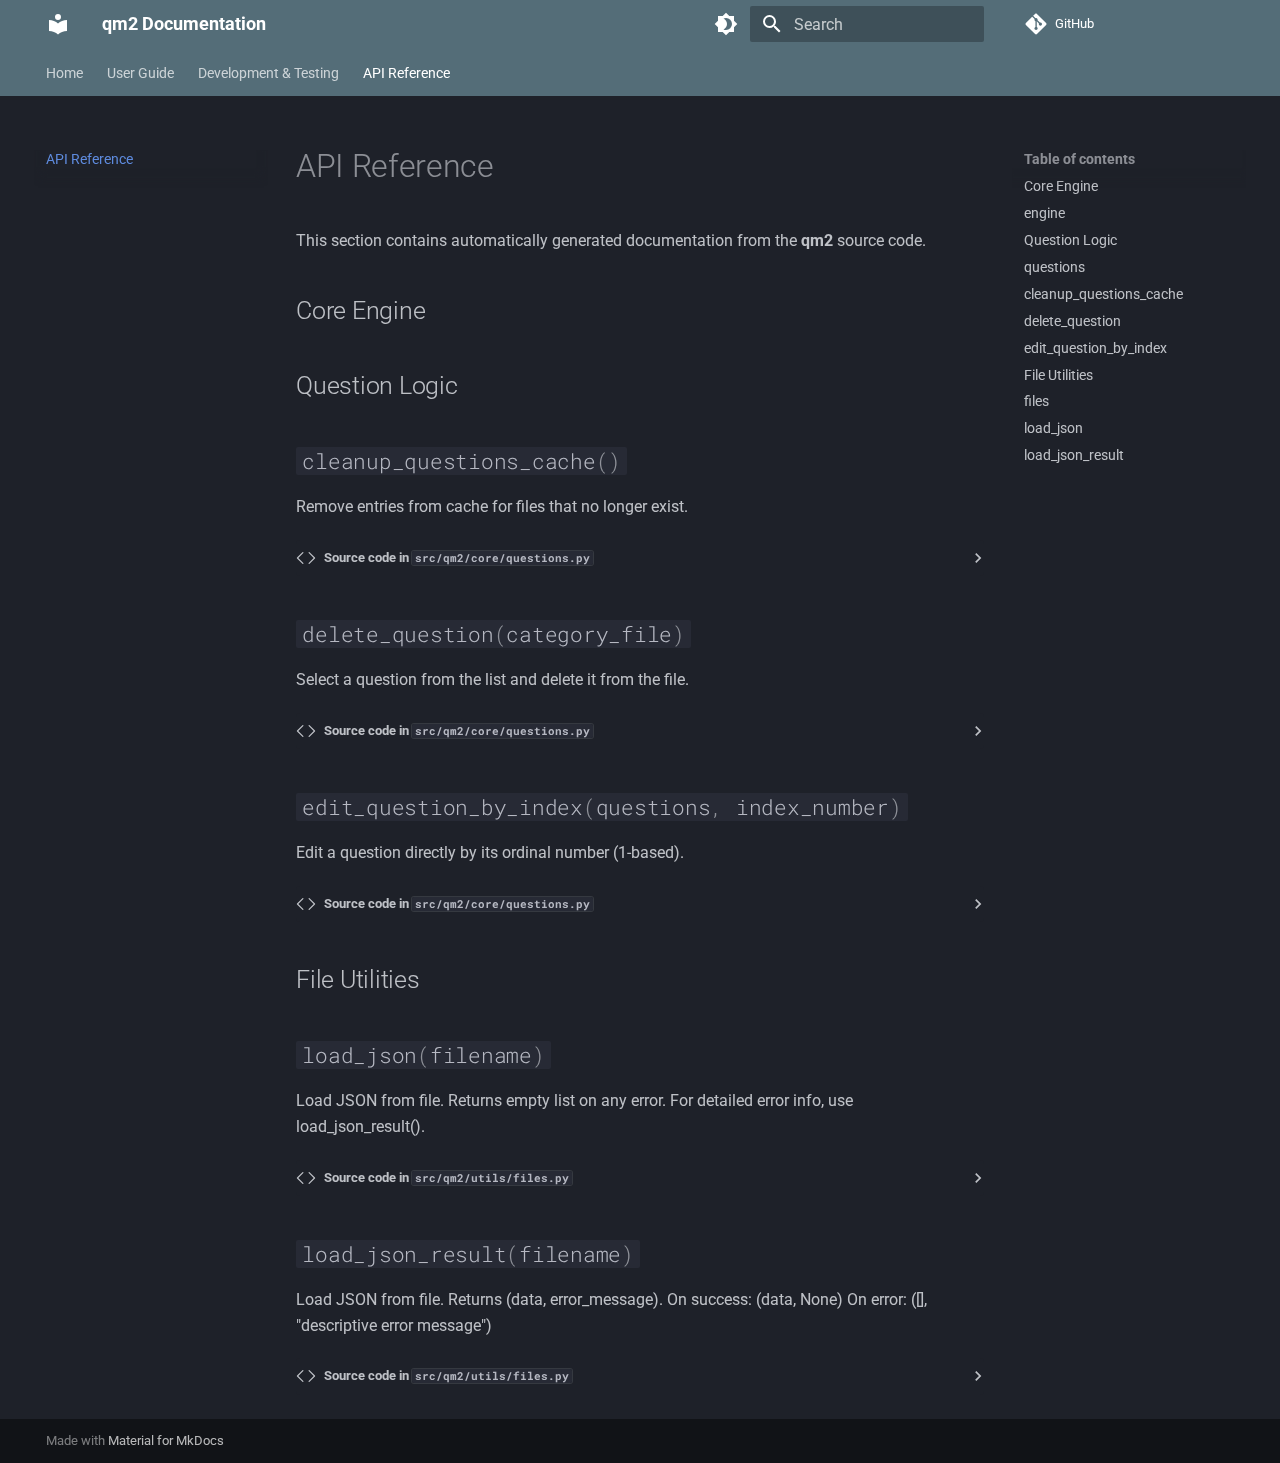
<file: reference/index.html>
<!doctype html>
<html lang="en" class="no-js">
  <head>
    
      <meta charset="utf-8">
      <meta name="viewport" content="width=device-width,initial-scale=1">
      
        <meta name="description" content="Official documentation for the qm2 terminal quiz manager.">
      
      
        <meta name="author" content="ahalvadzija">
      
      
        <link rel="canonical" href="https://ahalvadzija.github.io/qm2/reference/">
      
      
        <link rel="prev" href="../dev/">
      
      
      
        
      
      
      <link rel="icon" href="../assets/images/favicon.png">
      <meta name="generator" content="mkdocs-1.6.1, mkdocs-material-9.7.1">
    
    
      
        <title>API Reference - qm2 Documentation</title>
      
    
    
      <link rel="stylesheet" href="../assets/stylesheets/main.484c7ddc.min.css">
      
        
        <link rel="stylesheet" href="../assets/stylesheets/palette.ab4e12ef.min.css">
      
      


    
    
      
    
    
      
        
        
        <link rel="preconnect" href="https://fonts.gstatic.com" crossorigin>
        <link rel="stylesheet" href="https://fonts.googleapis.com/css?family=Roboto:300,300i,400,400i,700,700i%7CRoboto+Mono:400,400i,700,700i&display=fallback">
        <style>:root{--md-text-font:"Roboto";--md-code-font:"Roboto Mono"}</style>
      
    
    
      <link rel="stylesheet" href="../assets/_mkdocstrings.css">
    
      <link rel="stylesheet" href="../stylesheets/extra.css">
    
    <script>__md_scope=new URL("..",location),__md_hash=e=>[...e].reduce(((e,_)=>(e<<5)-e+_.charCodeAt(0)),0),__md_get=(e,_=localStorage,t=__md_scope)=>JSON.parse(_.getItem(t.pathname+"."+e)),__md_set=(e,_,t=localStorage,a=__md_scope)=>{try{t.setItem(a.pathname+"."+e,JSON.stringify(_))}catch(e){}}</script>
    
      

    
    
  </head>
  
  
    
    
      
    
    
    
    
    <body dir="ltr" data-md-color-scheme="slate" data-md-color-primary="blue-grey" data-md-color-accent="indigo">
  
    
    <input class="md-toggle" data-md-toggle="drawer" type="checkbox" id="__drawer" autocomplete="off">
    <input class="md-toggle" data-md-toggle="search" type="checkbox" id="__search" autocomplete="off">
    <label class="md-overlay" for="__drawer"></label>
    <div data-md-component="skip">
      
        
        <a href="#api-reference" class="md-skip">
          Skip to content
        </a>
      
    </div>
    <div data-md-component="announce">
      
    </div>
    
    
      

<header class="md-header" data-md-component="header">
  <nav class="md-header__inner md-grid" aria-label="Header">
    <a href=".." title="qm2 Documentation" class="md-header__button md-logo" aria-label="qm2 Documentation" data-md-component="logo">
      
  
  <svg xmlns="http://www.w3.org/2000/svg" viewBox="0 0 24 24"><path d="M12 8a3 3 0 0 0 3-3 3 3 0 0 0-3-3 3 3 0 0 0-3 3 3 3 0 0 0 3 3m0 3.54C9.64 9.35 6.5 8 3 8v11c3.5 0 6.64 1.35 9 3.54 2.36-2.19 5.5-3.54 9-3.54V8c-3.5 0-6.64 1.35-9 3.54"/></svg>

    </a>
    <label class="md-header__button md-icon" for="__drawer">
      
      <svg xmlns="http://www.w3.org/2000/svg" viewBox="0 0 24 24"><path d="M3 6h18v2H3zm0 5h18v2H3zm0 5h18v2H3z"/></svg>
    </label>
    <div class="md-header__title" data-md-component="header-title">
      <div class="md-header__ellipsis">
        <div class="md-header__topic">
          <span class="md-ellipsis">
            qm2 Documentation
          </span>
        </div>
        <div class="md-header__topic" data-md-component="header-topic">
          <span class="md-ellipsis">
            
              API Reference
            
          </span>
        </div>
      </div>
    </div>
    
      
        <form class="md-header__option" data-md-component="palette">
  
    
    
    
    <input class="md-option" data-md-color-media="" data-md-color-scheme="slate" data-md-color-primary="blue-grey" data-md-color-accent="indigo"  aria-label="Switch to light mode"  type="radio" name="__palette" id="__palette_0">
    
      <label class="md-header__button md-icon" title="Switch to light mode" for="__palette_1" hidden>
        <svg xmlns="http://www.w3.org/2000/svg" viewBox="0 0 24 24"><path d="M12 18c-.89 0-1.74-.2-2.5-.55C11.56 16.5 13 14.42 13 12s-1.44-4.5-3.5-5.45C10.26 6.2 11.11 6 12 6a6 6 0 0 1 6 6 6 6 0 0 1-6 6m8-9.31V4h-4.69L12 .69 8.69 4H4v4.69L.69 12 4 15.31V20h4.69L12 23.31 15.31 20H20v-4.69L23.31 12z"/></svg>
      </label>
    
  
    
    
    
    <input class="md-option" data-md-color-media="" data-md-color-scheme="default" data-md-color-primary="blue-grey" data-md-color-accent="indigo"  aria-label="Switch to dark mode"  type="radio" name="__palette" id="__palette_1">
    
      <label class="md-header__button md-icon" title="Switch to dark mode" for="__palette_0" hidden>
        <svg xmlns="http://www.w3.org/2000/svg" viewBox="0 0 24 24"><path d="M12 8a4 4 0 0 0-4 4 4 4 0 0 0 4 4 4 4 0 0 0 4-4 4 4 0 0 0-4-4m0 10a6 6 0 0 1-6-6 6 6 0 0 1 6-6 6 6 0 0 1 6 6 6 6 0 0 1-6 6m8-9.31V4h-4.69L12 .69 8.69 4H4v4.69L.69 12 4 15.31V20h4.69L12 23.31 15.31 20H20v-4.69L23.31 12z"/></svg>
      </label>
    
  
</form>
      
    
    
      <script>var palette=__md_get("__palette");if(palette&&palette.color){if("(prefers-color-scheme)"===palette.color.media){var media=matchMedia("(prefers-color-scheme: light)"),input=document.querySelector(media.matches?"[data-md-color-media='(prefers-color-scheme: light)']":"[data-md-color-media='(prefers-color-scheme: dark)']");palette.color.media=input.getAttribute("data-md-color-media"),palette.color.scheme=input.getAttribute("data-md-color-scheme"),palette.color.primary=input.getAttribute("data-md-color-primary"),palette.color.accent=input.getAttribute("data-md-color-accent")}for(var[key,value]of Object.entries(palette.color))document.body.setAttribute("data-md-color-"+key,value)}</script>
    
    
    
      
      
        <label class="md-header__button md-icon" for="__search">
          
          <svg xmlns="http://www.w3.org/2000/svg" viewBox="0 0 24 24"><path d="M9.5 3A6.5 6.5 0 0 1 16 9.5c0 1.61-.59 3.09-1.56 4.23l.27.27h.79l5 5-1.5 1.5-5-5v-.79l-.27-.27A6.52 6.52 0 0 1 9.5 16 6.5 6.5 0 0 1 3 9.5 6.5 6.5 0 0 1 9.5 3m0 2C7 5 5 7 5 9.5S7 14 9.5 14 14 12 14 9.5 12 5 9.5 5"/></svg>
        </label>
        <div class="md-search" data-md-component="search" role="dialog">
  <label class="md-search__overlay" for="__search"></label>
  <div class="md-search__inner" role="search">
    <form class="md-search__form" name="search">
      <input type="text" class="md-search__input" name="query" aria-label="Search" placeholder="Search" autocapitalize="off" autocorrect="off" autocomplete="off" spellcheck="false" data-md-component="search-query" required>
      <label class="md-search__icon md-icon" for="__search">
        
        <svg xmlns="http://www.w3.org/2000/svg" viewBox="0 0 24 24"><path d="M9.5 3A6.5 6.5 0 0 1 16 9.5c0 1.61-.59 3.09-1.56 4.23l.27.27h.79l5 5-1.5 1.5-5-5v-.79l-.27-.27A6.52 6.52 0 0 1 9.5 16 6.5 6.5 0 0 1 3 9.5 6.5 6.5 0 0 1 9.5 3m0 2C7 5 5 7 5 9.5S7 14 9.5 14 14 12 14 9.5 12 5 9.5 5"/></svg>
        
        <svg xmlns="http://www.w3.org/2000/svg" viewBox="0 0 24 24"><path d="M20 11v2H8l5.5 5.5-1.42 1.42L4.16 12l7.92-7.92L13.5 5.5 8 11z"/></svg>
      </label>
      <nav class="md-search__options" aria-label="Search">
        
        <button type="reset" class="md-search__icon md-icon" title="Clear" aria-label="Clear" tabindex="-1">
          
          <svg xmlns="http://www.w3.org/2000/svg" viewBox="0 0 24 24"><path d="M19 6.41 17.59 5 12 10.59 6.41 5 5 6.41 10.59 12 5 17.59 6.41 19 12 13.41 17.59 19 19 17.59 13.41 12z"/></svg>
        </button>
      </nav>
      
        <div class="md-search__suggest" data-md-component="search-suggest"></div>
      
    </form>
    <div class="md-search__output">
      <div class="md-search__scrollwrap" tabindex="0" data-md-scrollfix>
        <div class="md-search-result" data-md-component="search-result">
          <div class="md-search-result__meta">
            Initializing search
          </div>
          <ol class="md-search-result__list" role="presentation"></ol>
        </div>
      </div>
    </div>
  </div>
</div>
      
    
    
      <div class="md-header__source">
        <a href="https://github.com/ahalvadzija/qm2" title="Go to repository" class="md-source" data-md-component="source">
  <div class="md-source__icon md-icon">
    
    <svg xmlns="http://www.w3.org/2000/svg" viewBox="0 0 448 512"><!--! Font Awesome Free 7.1.0 by @fontawesome - https://fontawesome.com License - https://fontawesome.com/license/free (Icons: CC BY 4.0, Fonts: SIL OFL 1.1, Code: MIT License) Copyright 2025 Fonticons, Inc.--><path d="M439.6 236.1 244 40.5c-5.4-5.5-12.8-8.5-20.4-8.5s-15 3-20.4 8.4L162.5 81l51.5 51.5c27.1-9.1 52.7 16.8 43.4 43.7l49.7 49.7c34.2-11.8 61.2 31 35.5 56.7-26.5 26.5-70.2-2.9-56-37.3L240.3 199v121.9c25.3 12.5 22.3 41.8 9.1 55-6.4 6.4-15.2 10.1-24.3 10.1s-17.8-3.6-24.3-10.1c-17.6-17.6-11.1-46.9 11.2-56v-123c-20.8-8.5-24.6-30.7-18.6-45L142.6 101 8.5 235.1C3 240.6 0 247.9 0 255.5s3 15 8.5 20.4l195.6 195.7c5.4 5.4 12.7 8.4 20.4 8.4s15-3 20.4-8.4l194.7-194.7c5.4-5.4 8.4-12.8 8.4-20.4s-3-15-8.4-20.4"/></svg>
  </div>
  <div class="md-source__repository">
    GitHub
  </div>
</a>
      </div>
    
  </nav>
  
</header>
    
    <div class="md-container" data-md-component="container">
      
      
        
          
            
<nav class="md-tabs" aria-label="Tabs" data-md-component="tabs">
  <div class="md-grid">
    <ul class="md-tabs__list">
      
        
  
  
  
  
    <li class="md-tabs__item">
      <a href=".." class="md-tabs__link">
        
  
  
    
  
  Home

      </a>
    </li>
  

      
        
  
  
  
  
    <li class="md-tabs__item">
      <a href="../guide/" class="md-tabs__link">
        
  
  
    
  
  User Guide

      </a>
    </li>
  

      
        
  
  
  
  
    <li class="md-tabs__item">
      <a href="../dev/" class="md-tabs__link">
        
  
  
    
  
  Development & Testing

      </a>
    </li>
  

      
        
  
  
  
    
  
  
    <li class="md-tabs__item md-tabs__item--active">
      <a href="./" class="md-tabs__link">
        
  
  
    
  
  API Reference

      </a>
    </li>
  

      
    </ul>
  </div>
</nav>
          
        
      
      <main class="md-main" data-md-component="main">
        <div class="md-main__inner md-grid">
          
            
              
              <div class="md-sidebar md-sidebar--primary" data-md-component="sidebar" data-md-type="navigation" >
                <div class="md-sidebar__scrollwrap">
                  <div class="md-sidebar__inner">
                    


  


<nav class="md-nav md-nav--primary md-nav--lifted" aria-label="Navigation" data-md-level="0">
  <label class="md-nav__title" for="__drawer">
    <a href=".." title="qm2 Documentation" class="md-nav__button md-logo" aria-label="qm2 Documentation" data-md-component="logo">
      
  
  <svg xmlns="http://www.w3.org/2000/svg" viewBox="0 0 24 24"><path d="M12 8a3 3 0 0 0 3-3 3 3 0 0 0-3-3 3 3 0 0 0-3 3 3 3 0 0 0 3 3m0 3.54C9.64 9.35 6.5 8 3 8v11c3.5 0 6.64 1.35 9 3.54 2.36-2.19 5.5-3.54 9-3.54V8c-3.5 0-6.64 1.35-9 3.54"/></svg>

    </a>
    qm2 Documentation
  </label>
  
    <div class="md-nav__source">
      <a href="https://github.com/ahalvadzija/qm2" title="Go to repository" class="md-source" data-md-component="source">
  <div class="md-source__icon md-icon">
    
    <svg xmlns="http://www.w3.org/2000/svg" viewBox="0 0 448 512"><!--! Font Awesome Free 7.1.0 by @fontawesome - https://fontawesome.com License - https://fontawesome.com/license/free (Icons: CC BY 4.0, Fonts: SIL OFL 1.1, Code: MIT License) Copyright 2025 Fonticons, Inc.--><path d="M439.6 236.1 244 40.5c-5.4-5.5-12.8-8.5-20.4-8.5s-15 3-20.4 8.4L162.5 81l51.5 51.5c27.1-9.1 52.7 16.8 43.4 43.7l49.7 49.7c34.2-11.8 61.2 31 35.5 56.7-26.5 26.5-70.2-2.9-56-37.3L240.3 199v121.9c25.3 12.5 22.3 41.8 9.1 55-6.4 6.4-15.2 10.1-24.3 10.1s-17.8-3.6-24.3-10.1c-17.6-17.6-11.1-46.9 11.2-56v-123c-20.8-8.5-24.6-30.7-18.6-45L142.6 101 8.5 235.1C3 240.6 0 247.9 0 255.5s3 15 8.5 20.4l195.6 195.7c5.4 5.4 12.7 8.4 20.4 8.4s15-3 20.4-8.4l194.7-194.7c5.4-5.4 8.4-12.8 8.4-20.4s-3-15-8.4-20.4"/></svg>
  </div>
  <div class="md-source__repository">
    GitHub
  </div>
</a>
    </div>
  
  <ul class="md-nav__list" data-md-scrollfix>
    
      
      
  
  
  
  
    <li class="md-nav__item">
      <a href=".." class="md-nav__link">
        
  
  
  <span class="md-ellipsis">
    
  
    Home
  

    
  </span>
  
  

      </a>
    </li>
  

    
      
      
  
  
  
  
    <li class="md-nav__item">
      <a href="../guide/" class="md-nav__link">
        
  
  
  <span class="md-ellipsis">
    
  
    User Guide
  

    
  </span>
  
  

      </a>
    </li>
  

    
      
      
  
  
  
  
    <li class="md-nav__item">
      <a href="../dev/" class="md-nav__link">
        
  
  
  <span class="md-ellipsis">
    
  
    Development & Testing
  

    
  </span>
  
  

      </a>
    </li>
  

    
      
      
  
  
    
  
  
  
    <li class="md-nav__item md-nav__item--active">
      
      <input class="md-nav__toggle md-toggle" type="checkbox" id="__toc">
      
      
        
      
      
        <label class="md-nav__link md-nav__link--active" for="__toc">
          
  
  
  <span class="md-ellipsis">
    
  
    API Reference
  

    
  </span>
  
  

          <span class="md-nav__icon md-icon"></span>
        </label>
      
      <a href="./" class="md-nav__link md-nav__link--active">
        
  
  
  <span class="md-ellipsis">
    
  
    API Reference
  

    
  </span>
  
  

      </a>
      
        

<nav class="md-nav md-nav--secondary" aria-label="Table of contents">
  
  
  
    
  
  
    <label class="md-nav__title" for="__toc">
      <span class="md-nav__icon md-icon"></span>
      Table of contents
    </label>
    <ul class="md-nav__list" data-md-component="toc" data-md-scrollfix>
      
        <li class="md-nav__item">
  <a href="#core-engine" class="md-nav__link">
    <span class="md-ellipsis">
      
        Core Engine
      
    </span>
  </a>
  
</li>
      
        <li class="md-nav__item">
  <a href="#qm2.core.engine" class="md-nav__link">
    <span class="md-ellipsis">
      
        engine
      
    </span>
  </a>
  
</li>
      
        <li class="md-nav__item">
  <a href="#question-logic" class="md-nav__link">
    <span class="md-ellipsis">
      
        Question Logic
      
    </span>
  </a>
  
</li>
      
        <li class="md-nav__item">
  <a href="#qm2.core.questions" class="md-nav__link">
    <span class="md-ellipsis">
      
        questions
      
    </span>
  </a>
  
</li>
      
        <li class="md-nav__item">
  <a href="#qm2.core.questions.cleanup_questions_cache" class="md-nav__link">
    <span class="md-ellipsis">
      
        cleanup_questions_cache
      
    </span>
  </a>
  
</li>
      
        <li class="md-nav__item">
  <a href="#qm2.core.questions.delete_question" class="md-nav__link">
    <span class="md-ellipsis">
      
        delete_question
      
    </span>
  </a>
  
</li>
      
        <li class="md-nav__item">
  <a href="#qm2.core.questions.edit_question_by_index" class="md-nav__link">
    <span class="md-ellipsis">
      
        edit_question_by_index
      
    </span>
  </a>
  
</li>
      
        <li class="md-nav__item">
  <a href="#file-utilities" class="md-nav__link">
    <span class="md-ellipsis">
      
        File Utilities
      
    </span>
  </a>
  
</li>
      
        <li class="md-nav__item">
  <a href="#qm2.utils.files" class="md-nav__link">
    <span class="md-ellipsis">
      
        files
      
    </span>
  </a>
  
</li>
      
        <li class="md-nav__item">
  <a href="#qm2.utils.files.load_json" class="md-nav__link">
    <span class="md-ellipsis">
      
        load_json
      
    </span>
  </a>
  
</li>
      
        <li class="md-nav__item">
  <a href="#qm2.utils.files.load_json_result" class="md-nav__link">
    <span class="md-ellipsis">
      
        load_json_result
      
    </span>
  </a>
  
</li>
      
    </ul>
  
</nav>
      
    </li>
  

    
  </ul>
</nav>
                  </div>
                </div>
              </div>
            
            
              
              <div class="md-sidebar md-sidebar--secondary" data-md-component="sidebar" data-md-type="toc" >
                <div class="md-sidebar__scrollwrap">
                  <div class="md-sidebar__inner">
                    

<nav class="md-nav md-nav--secondary" aria-label="Table of contents">
  
  
  
    
  
  
    <label class="md-nav__title" for="__toc">
      <span class="md-nav__icon md-icon"></span>
      Table of contents
    </label>
    <ul class="md-nav__list" data-md-component="toc" data-md-scrollfix>
      
        <li class="md-nav__item">
  <a href="#core-engine" class="md-nav__link">
    <span class="md-ellipsis">
      
        Core Engine
      
    </span>
  </a>
  
</li>
      
        <li class="md-nav__item">
  <a href="#qm2.core.engine" class="md-nav__link">
    <span class="md-ellipsis">
      
        engine
      
    </span>
  </a>
  
</li>
      
        <li class="md-nav__item">
  <a href="#question-logic" class="md-nav__link">
    <span class="md-ellipsis">
      
        Question Logic
      
    </span>
  </a>
  
</li>
      
        <li class="md-nav__item">
  <a href="#qm2.core.questions" class="md-nav__link">
    <span class="md-ellipsis">
      
        questions
      
    </span>
  </a>
  
</li>
      
        <li class="md-nav__item">
  <a href="#qm2.core.questions.cleanup_questions_cache" class="md-nav__link">
    <span class="md-ellipsis">
      
        cleanup_questions_cache
      
    </span>
  </a>
  
</li>
      
        <li class="md-nav__item">
  <a href="#qm2.core.questions.delete_question" class="md-nav__link">
    <span class="md-ellipsis">
      
        delete_question
      
    </span>
  </a>
  
</li>
      
        <li class="md-nav__item">
  <a href="#qm2.core.questions.edit_question_by_index" class="md-nav__link">
    <span class="md-ellipsis">
      
        edit_question_by_index
      
    </span>
  </a>
  
</li>
      
        <li class="md-nav__item">
  <a href="#file-utilities" class="md-nav__link">
    <span class="md-ellipsis">
      
        File Utilities
      
    </span>
  </a>
  
</li>
      
        <li class="md-nav__item">
  <a href="#qm2.utils.files" class="md-nav__link">
    <span class="md-ellipsis">
      
        files
      
    </span>
  </a>
  
</li>
      
        <li class="md-nav__item">
  <a href="#qm2.utils.files.load_json" class="md-nav__link">
    <span class="md-ellipsis">
      
        load_json
      
    </span>
  </a>
  
</li>
      
        <li class="md-nav__item">
  <a href="#qm2.utils.files.load_json_result" class="md-nav__link">
    <span class="md-ellipsis">
      
        load_json_result
      
    </span>
  </a>
  
</li>
      
    </ul>
  
</nav>
                  </div>
                </div>
              </div>
            
          
          
            <div class="md-content" data-md-component="content">
              
              <article class="md-content__inner md-typeset">
                
                  


  
  


<h1 id="api-reference">API Reference</h1>
<p>This section contains automatically generated documentation from the <strong>qm2</strong> source code.</p>
<h2 id="core-engine">Core Engine</h2>


<div class="doc doc-object doc-module">



<a id="qm2.core.engine"></a>
    <div class="doc doc-contents first">










<div class="doc doc-children">












  </div>

    </div>

</div><h2 id="question-logic">Question Logic</h2>


<div class="doc doc-object doc-module">



<a id="qm2.core.questions"></a>
    <div class="doc doc-contents first">










<div class="doc doc-children">










<div class="doc doc-object doc-function">


<h2 id="qm2.core.questions.cleanup_questions_cache" class="doc doc-heading">
            <code class="highlight language-python"><span class="n">cleanup_questions_cache</span><span class="p">()</span></code>

</h2>


    <div class="doc doc-contents ">

        <p>Remove entries from cache for files that no longer exist.</p>


            <details class="mkdocstrings-source">
              <summary>Source code in <code>src/qm2/core/questions.py</code></summary>
              <div class="highlight"><table class="highlighttable"><tr><td class="linenos"><div class="linenodiv"><pre><span></span><span class="normal">41</span>
<span class="normal">42</span>
<span class="normal">43</span>
<span class="normal">44</span>
<span class="normal">45</span>
<span class="normal">46</span>
<span class="normal">47</span>
<span class="normal">48</span>
<span class="normal">49</span></pre></div></td><td class="code"><div><pre><span></span><code><span class="k">def</span><span class="w"> </span><span class="nf">cleanup_questions_cache</span><span class="p">()</span> <span class="o">-&gt;</span> <span class="kc">None</span><span class="p">:</span>
<span class="w">    </span><span class="sd">&quot;&quot;&quot;Remove entries from cache for files that no longer exist.&quot;&quot;&quot;</span>
    <span class="k">global</span> <span class="n">questions_cache</span>
    <span class="n">to_remove</span> <span class="o">=</span> <span class="p">[]</span>
    <span class="k">for</span> <span class="n">path</span> <span class="ow">in</span> <span class="n">questions_cache</span><span class="p">:</span>
        <span class="k">if</span> <span class="ow">not</span> <span class="n">os</span><span class="o">.</span><span class="n">path</span><span class="o">.</span><span class="n">exists</span><span class="p">(</span><span class="n">path</span><span class="p">):</span>
            <span class="n">to_remove</span><span class="o">.</span><span class="n">append</span><span class="p">(</span><span class="n">path</span><span class="p">)</span>
    <span class="k">for</span> <span class="n">path</span> <span class="ow">in</span> <span class="n">to_remove</span><span class="p">:</span>
        <span class="k">del</span> <span class="n">questions_cache</span><span class="p">[</span><span class="n">path</span><span class="p">]</span>
</code></pre></div></td></tr></table></div>
            </details>
    </div>

</div>

<div class="doc doc-object doc-function">


<h2 id="qm2.core.questions.delete_question" class="doc doc-heading">
            <code class="highlight language-python"><span class="n">delete_question</span><span class="p">(</span><span class="n">category_file</span><span class="p">)</span></code>

</h2>


    <div class="doc doc-contents ">

        <p>Select a question from the list and delete it from the file.</p>


            <details class="mkdocstrings-source">
              <summary>Source code in <code>src/qm2/core/questions.py</code></summary>
              <div class="highlight"><table class="highlighttable"><tr><td class="linenos"><div class="linenodiv"><pre><span></span><span class="normal">398</span>
<span class="normal">399</span>
<span class="normal">400</span>
<span class="normal">401</span>
<span class="normal">402</span>
<span class="normal">403</span>
<span class="normal">404</span>
<span class="normal">405</span>
<span class="normal">406</span>
<span class="normal">407</span>
<span class="normal">408</span>
<span class="normal">409</span>
<span class="normal">410</span>
<span class="normal">411</span>
<span class="normal">412</span>
<span class="normal">413</span>
<span class="normal">414</span>
<span class="normal">415</span>
<span class="normal">416</span>
<span class="normal">417</span></pre></div></td><td class="code"><div><pre><span></span><code><span class="k">def</span><span class="w"> </span><span class="nf">delete_question</span><span class="p">(</span><span class="n">category_file</span><span class="p">:</span> <span class="nb">str</span><span class="p">)</span> <span class="o">-&gt;</span> <span class="kc">None</span><span class="p">:</span>
<span class="w">    </span><span class="sd">&quot;&quot;&quot;Select a question from the list and delete it from the file.&quot;&quot;&quot;</span>
    <span class="n">questions</span> <span class="o">=</span> <span class="n">load_json</span><span class="p">(</span><span class="n">category_file</span><span class="p">)</span>
    <span class="k">if</span> <span class="ow">not</span> <span class="n">questions</span><span class="p">:</span>
        <span class="n">console</span><span class="o">.</span><span class="n">print</span><span class="p">(</span><span class="s2">&quot;[red]No questions to delete.[/red]&quot;</span><span class="p">)</span>
        <span class="k">return</span>

    <span class="c1"># Extracting question texts for the selection menu</span>
    <span class="n">choices</span> <span class="o">=</span> <span class="p">[</span><span class="n">q</span><span class="o">.</span><span class="n">get</span><span class="p">(</span><span class="s2">&quot;question&quot;</span><span class="p">,</span> <span class="s2">&quot;&lt;no text&gt;&quot;</span><span class="p">)</span> <span class="k">for</span> <span class="n">q</span> <span class="ow">in</span> <span class="n">questions</span><span class="p">]</span>
    <span class="n">choice</span> <span class="o">=</span> <span class="n">questionary</span><span class="o">.</span><span class="n">select</span><span class="p">(</span><span class="s2">&quot;Select a question to delete:&quot;</span><span class="p">,</span> <span class="n">choices</span><span class="o">=</span><span class="n">choices</span><span class="p">)</span><span class="o">.</span><span class="n">ask</span><span class="p">()</span>

    <span class="c1"># Handle user cancellation</span>
    <span class="k">if</span> <span class="ow">not</span> <span class="n">choice</span><span class="p">:</span>
        <span class="k">return</span>

    <span class="c1"># Fix: choices.index(choice) returns a 0-based index.</span>
    <span class="c1"># We add +1 because _delete_question_core expects a 1-based index </span>
    <span class="c1"># to perform its internal &#39;index - 1&#39; calculation.</span>
    <span class="n">index</span> <span class="o">=</span> <span class="n">choices</span><span class="o">.</span><span class="n">index</span><span class="p">(</span><span class="n">choice</span><span class="p">)</span> <span class="o">+</span> <span class="mi">1</span> 
    <span class="n">_delete_question_core</span><span class="p">(</span><span class="n">category_file</span><span class="p">,</span> <span class="n">index</span><span class="p">)</span>
</code></pre></div></td></tr></table></div>
            </details>
    </div>

</div>

<div class="doc doc-object doc-function">


<h2 id="qm2.core.questions.edit_question_by_index" class="doc doc-heading">
            <code class="highlight language-python"><span class="n">edit_question_by_index</span><span class="p">(</span><span class="n">questions</span><span class="p">,</span> <span class="n">index_number</span><span class="p">)</span></code>

</h2>


    <div class="doc doc-contents ">

        <p>Edit a question directly by its ordinal number (1-based).</p>


            <details class="mkdocstrings-source">
              <summary>Source code in <code>src/qm2/core/questions.py</code></summary>
              <div class="highlight"><table class="highlighttable"><tr><td class="linenos"><div class="linenodiv"><pre><span></span><span class="normal">280</span>
<span class="normal">281</span>
<span class="normal">282</span>
<span class="normal">283</span>
<span class="normal">284</span>
<span class="normal">285</span>
<span class="normal">286</span>
<span class="normal">287</span>
<span class="normal">288</span>
<span class="normal">289</span>
<span class="normal">290</span>
<span class="normal">291</span>
<span class="normal">292</span>
<span class="normal">293</span>
<span class="normal">294</span>
<span class="normal">295</span>
<span class="normal">296</span>
<span class="normal">297</span>
<span class="normal">298</span>
<span class="normal">299</span>
<span class="normal">300</span>
<span class="normal">301</span>
<span class="normal">302</span>
<span class="normal">303</span>
<span class="normal">304</span>
<span class="normal">305</span>
<span class="normal">306</span>
<span class="normal">307</span>
<span class="normal">308</span>
<span class="normal">309</span>
<span class="normal">310</span>
<span class="normal">311</span>
<span class="normal">312</span>
<span class="normal">313</span>
<span class="normal">314</span>
<span class="normal">315</span>
<span class="normal">316</span>
<span class="normal">317</span>
<span class="normal">318</span>
<span class="normal">319</span>
<span class="normal">320</span>
<span class="normal">321</span>
<span class="normal">322</span>
<span class="normal">323</span>
<span class="normal">324</span>
<span class="normal">325</span>
<span class="normal">326</span>
<span class="normal">327</span>
<span class="normal">328</span>
<span class="normal">329</span>
<span class="normal">330</span>
<span class="normal">331</span>
<span class="normal">332</span>
<span class="normal">333</span>
<span class="normal">334</span>
<span class="normal">335</span>
<span class="normal">336</span>
<span class="normal">337</span>
<span class="normal">338</span>
<span class="normal">339</span>
<span class="normal">340</span>
<span class="normal">341</span>
<span class="normal">342</span>
<span class="normal">343</span>
<span class="normal">344</span>
<span class="normal">345</span>
<span class="normal">346</span>
<span class="normal">347</span>
<span class="normal">348</span>
<span class="normal">349</span>
<span class="normal">350</span>
<span class="normal">351</span>
<span class="normal">352</span>
<span class="normal">353</span>
<span class="normal">354</span>
<span class="normal">355</span>
<span class="normal">356</span>
<span class="normal">357</span>
<span class="normal">358</span>
<span class="normal">359</span>
<span class="normal">360</span>
<span class="normal">361</span>
<span class="normal">362</span>
<span class="normal">363</span>
<span class="normal">364</span>
<span class="normal">365</span>
<span class="normal">366</span>
<span class="normal">367</span>
<span class="normal">368</span>
<span class="normal">369</span>
<span class="normal">370</span>
<span class="normal">371</span>
<span class="normal">372</span>
<span class="normal">373</span>
<span class="normal">374</span></pre></div></td><td class="code"><div><pre><span></span><code><span class="k">def</span><span class="w"> </span><span class="nf">edit_question_by_index</span><span class="p">(</span>
    <span class="n">questions</span><span class="p">:</span> <span class="nb">list</span><span class="p">[</span><span class="nb">dict</span><span class="p">[</span><span class="nb">str</span><span class="p">,</span> <span class="n">Any</span><span class="p">]],</span> <span class="n">index_number</span><span class="p">:</span> <span class="nb">int</span> <span class="o">|</span> <span class="nb">str</span>
<span class="p">)</span> <span class="o">-&gt;</span> <span class="kc">None</span><span class="p">:</span>
<span class="w">    </span><span class="sd">&quot;&quot;&quot;Edit a question directly by its ordinal number (1-based).&quot;&quot;&quot;</span>
    <span class="k">if</span> <span class="ow">not</span> <span class="n">questions</span><span class="p">:</span>
        <span class="n">console</span><span class="o">.</span><span class="n">print</span><span class="p">(</span><span class="s2">&quot;[yellow]⚠️ No questions available to edit.&quot;</span><span class="p">)</span>
        <span class="k">return</span>
    <span class="k">try</span><span class="p">:</span>
        <span class="n">index</span> <span class="o">=</span> <span class="nb">int</span><span class="p">(</span><span class="n">index_number</span><span class="p">)</span> <span class="o">-</span> <span class="mi">1</span>
    <span class="k">except</span> <span class="ne">Exception</span><span class="p">:</span>
        <span class="n">console</span><span class="o">.</span><span class="n">print</span><span class="p">(</span><span class="s2">&quot;[yellow]⚠️ Invalid number.&quot;</span><span class="p">)</span>
        <span class="k">return</span>
    <span class="k">if</span> <span class="n">index</span> <span class="o">&lt;</span> <span class="mi">0</span> <span class="ow">or</span> <span class="n">index</span> <span class="o">&gt;=</span> <span class="nb">len</span><span class="p">(</span><span class="n">questions</span><span class="p">):</span>
        <span class="n">console</span><span class="o">.</span><span class="n">print</span><span class="p">(</span><span class="sa">f</span><span class="s2">&quot;[yellow]⚠️ Number out of range. Allowed 1-</span><span class="si">{</span><span class="nb">len</span><span class="p">(</span><span class="n">questions</span><span class="p">)</span><span class="si">}</span><span class="s2">.&quot;</span><span class="p">)</span>
        <span class="k">return</span>

    <span class="n">qdata</span> <span class="o">=</span> <span class="n">questions</span><span class="p">[</span><span class="n">index</span><span class="p">]</span>
    <span class="n">qtype</span> <span class="o">=</span> <span class="n">qdata</span><span class="o">.</span><span class="n">get</span><span class="p">(</span><span class="s2">&quot;type&quot;</span><span class="p">)</span>
    <span class="n">new_question_text</span> <span class="o">=</span> <span class="n">Prompt</span><span class="o">.</span><span class="n">ask</span><span class="p">(</span><span class="s2">&quot;New question&quot;</span><span class="p">,</span> <span class="n">default</span><span class="o">=</span><span class="n">qdata</span><span class="o">.</span><span class="n">get</span><span class="p">(</span><span class="s2">&quot;question&quot;</span><span class="p">,</span> <span class="s2">&quot;&quot;</span><span class="p">))</span>

    <span class="k">if</span> <span class="n">qtype</span> <span class="o">==</span> <span class="s2">&quot;multiple&quot;</span><span class="p">:</span>
        <span class="n">new_correct</span> <span class="o">=</span> <span class="n">Prompt</span><span class="o">.</span><span class="n">ask</span><span class="p">(</span><span class="s2">&quot;New correct answer&quot;</span><span class="p">,</span> <span class="n">default</span><span class="o">=</span><span class="n">qdata</span><span class="o">.</span><span class="n">get</span><span class="p">(</span><span class="s2">&quot;correct&quot;</span><span class="p">,</span> <span class="s2">&quot;&quot;</span><span class="p">))</span>
        <span class="n">current_wrongs</span> <span class="o">=</span> <span class="n">qdata</span><span class="o">.</span><span class="n">get</span><span class="p">(</span><span class="s2">&quot;wrong_answers&quot;</span><span class="p">,</span> <span class="p">[])</span>
        <span class="n">default_count</span> <span class="o">=</span> <span class="nb">max</span><span class="p">(</span><span class="mi">3</span><span class="p">,</span> <span class="nb">len</span><span class="p">(</span><span class="n">current_wrongs</span><span class="p">))</span> <span class="k">if</span> <span class="n">current_wrongs</span> <span class="k">else</span> <span class="mi">3</span>
        <span class="k">try</span><span class="p">:</span>
            <span class="n">count</span> <span class="o">=</span> <span class="nb">int</span><span class="p">(</span><span class="n">Prompt</span><span class="o">.</span><span class="n">ask</span><span class="p">(</span><span class="s2">&quot;Number of incorrect answers&quot;</span><span class="p">,</span> <span class="n">default</span><span class="o">=</span><span class="nb">str</span><span class="p">(</span><span class="n">default_count</span><span class="p">)))</span>
            <span class="n">count</span> <span class="o">=</span> <span class="nb">max</span><span class="p">(</span><span class="mi">1</span><span class="p">,</span> <span class="nb">min</span><span class="p">(</span><span class="mi">10</span><span class="p">,</span> <span class="n">count</span><span class="p">))</span>
        <span class="k">except</span> <span class="ne">Exception</span><span class="p">:</span>
            <span class="n">count</span> <span class="o">=</span> <span class="n">default_count</span>
        <span class="n">new_wrongs</span> <span class="o">=</span> <span class="p">[]</span>
        <span class="k">for</span> <span class="n">i</span> <span class="ow">in</span> <span class="nb">range</span><span class="p">(</span><span class="n">count</span><span class="p">):</span>
            <span class="n">default_val</span> <span class="o">=</span> <span class="n">current_wrongs</span><span class="p">[</span><span class="n">i</span><span class="p">]</span> <span class="k">if</span> <span class="n">i</span> <span class="o">&lt;</span> <span class="nb">len</span><span class="p">(</span><span class="n">current_wrongs</span><span class="p">)</span> <span class="k">else</span> <span class="s2">&quot;&quot;</span>
            <span class="n">new_wrongs</span><span class="o">.</span><span class="n">append</span><span class="p">(</span><span class="n">Prompt</span><span class="o">.</span><span class="n">ask</span><span class="p">(</span><span class="sa">f</span><span class="s2">&quot;New incorrect answer #</span><span class="si">{</span><span class="n">i</span><span class="w"> </span><span class="o">+</span><span class="w"> </span><span class="mi">1</span><span class="si">}</span><span class="s2">&quot;</span><span class="p">,</span> <span class="n">default</span><span class="o">=</span><span class="n">default_val</span><span class="p">))</span>
        <span class="n">questions</span><span class="p">[</span><span class="n">index</span><span class="p">]</span> <span class="o">=</span> <span class="p">{</span>
            <span class="s2">&quot;type&quot;</span><span class="p">:</span> <span class="s2">&quot;multiple&quot;</span><span class="p">,</span>
            <span class="s2">&quot;question&quot;</span><span class="p">:</span> <span class="n">new_question_text</span><span class="p">,</span>
            <span class="s2">&quot;correct&quot;</span><span class="p">:</span> <span class="n">new_correct</span><span class="p">,</span>
            <span class="s2">&quot;wrong_answers&quot;</span><span class="p">:</span> <span class="n">new_wrongs</span><span class="p">,</span>
        <span class="p">}</span>

    <span class="k">elif</span> <span class="n">qtype</span> <span class="o">==</span> <span class="s2">&quot;truefalse&quot;</span><span class="p">:</span>
        <span class="n">new_correct</span> <span class="o">=</span> <span class="n">Prompt</span><span class="o">.</span><span class="n">ask</span><span class="p">(</span>
            <span class="s2">&quot;New correct answer&quot;</span><span class="p">,</span> <span class="n">default</span><span class="o">=</span><span class="n">qdata</span><span class="o">.</span><span class="n">get</span><span class="p">(</span><span class="s2">&quot;correct&quot;</span><span class="p">,</span> <span class="s2">&quot;&quot;</span><span class="p">),</span> <span class="n">choices</span><span class="o">=</span><span class="p">[</span><span class="s2">&quot;True&quot;</span><span class="p">,</span> <span class="s2">&quot;False&quot;</span><span class="p">]</span>
        <span class="p">)</span>
        <span class="n">new_wrong</span> <span class="o">=</span> <span class="s2">&quot;False&quot;</span> <span class="k">if</span> <span class="n">new_correct</span> <span class="o">==</span> <span class="s2">&quot;True&quot;</span> <span class="k">else</span> <span class="s2">&quot;True&quot;</span>
        <span class="n">questions</span><span class="p">[</span><span class="n">index</span><span class="p">]</span> <span class="o">=</span> <span class="p">{</span>
            <span class="s2">&quot;type&quot;</span><span class="p">:</span> <span class="s2">&quot;truefalse&quot;</span><span class="p">,</span>
            <span class="s2">&quot;question&quot;</span><span class="p">:</span> <span class="n">new_question_text</span><span class="p">,</span>
            <span class="s2">&quot;correct&quot;</span><span class="p">:</span> <span class="n">new_correct</span><span class="p">,</span>
            <span class="s2">&quot;wrong_answers&quot;</span><span class="p">:</span> <span class="p">[</span><span class="n">new_wrong</span><span class="p">],</span>
        <span class="p">}</span>

    <span class="k">elif</span> <span class="n">qtype</span> <span class="o">==</span> <span class="s2">&quot;fillin&quot;</span><span class="p">:</span>
        <span class="n">new_correct</span> <span class="o">=</span> <span class="n">Prompt</span><span class="o">.</span><span class="n">ask</span><span class="p">(</span><span class="s2">&quot;New correct answer&quot;</span><span class="p">,</span> <span class="n">default</span><span class="o">=</span><span class="n">qdata</span><span class="o">.</span><span class="n">get</span><span class="p">(</span><span class="s2">&quot;correct&quot;</span><span class="p">,</span> <span class="s2">&quot;&quot;</span><span class="p">))</span>
        <span class="n">questions</span><span class="p">[</span><span class="n">index</span><span class="p">]</span> <span class="o">=</span> <span class="p">{</span>
            <span class="s2">&quot;type&quot;</span><span class="p">:</span> <span class="s2">&quot;fillin&quot;</span><span class="p">,</span>
            <span class="s2">&quot;question&quot;</span><span class="p">:</span> <span class="n">new_question_text</span><span class="p">,</span>
            <span class="s2">&quot;correct&quot;</span><span class="p">:</span> <span class="n">new_correct</span><span class="p">,</span>
            <span class="s2">&quot;wrong_answers&quot;</span><span class="p">:</span> <span class="p">[],</span>
        <span class="p">}</span>

    <span class="k">elif</span> <span class="n">qtype</span> <span class="o">==</span> <span class="s2">&quot;match&quot;</span><span class="p">:</span>
        <span class="n">pairs</span> <span class="o">=</span> <span class="n">qdata</span><span class="o">.</span><span class="n">get</span><span class="p">(</span><span class="s2">&quot;pairs&quot;</span><span class="p">,</span> <span class="p">{})</span>
        <span class="n">left</span> <span class="o">=</span> <span class="n">pairs</span><span class="o">.</span><span class="n">get</span><span class="p">(</span><span class="s2">&quot;left&quot;</span><span class="p">,</span> <span class="p">[])</span>
        <span class="n">right</span> <span class="o">=</span> <span class="n">pairs</span><span class="o">.</span><span class="n">get</span><span class="p">(</span><span class="s2">&quot;right&quot;</span><span class="p">,</span> <span class="p">[])</span>
        <span class="n">answers</span> <span class="o">=</span> <span class="n">pairs</span><span class="o">.</span><span class="n">get</span><span class="p">(</span><span class="s2">&quot;answers&quot;</span><span class="p">,</span> <span class="p">{})</span>

        <span class="n">console</span><span class="o">.</span><span class="n">print</span><span class="p">(</span><span class="s2">&quot;</span><span class="se">\n</span><span class="s2">[cyan]Current left column (items separated by |):&quot;</span><span class="p">)</span>
        <span class="n">console</span><span class="o">.</span><span class="n">print</span><span class="p">(</span><span class="s2">&quot; | &quot;</span><span class="o">.</span><span class="n">join</span><span class="p">(</span><span class="n">left</span><span class="p">))</span>
        <span class="n">new_left</span> <span class="o">=</span> <span class="n">Prompt</span><span class="o">.</span><span class="n">ask</span><span class="p">(</span><span class="s2">&quot;New left column&quot;</span><span class="p">,</span> <span class="n">default</span><span class="o">=</span><span class="s2">&quot;|&quot;</span><span class="o">.</span><span class="n">join</span><span class="p">(</span><span class="n">left</span><span class="p">))</span><span class="o">.</span><span class="n">split</span><span class="p">(</span><span class="s2">&quot;|&quot;</span><span class="p">)</span>

        <span class="n">console</span><span class="o">.</span><span class="n">print</span><span class="p">(</span><span class="s2">&quot;</span><span class="se">\n</span><span class="s2">[magenta]Current right column (items separated by |):&quot;</span><span class="p">)</span>
        <span class="n">console</span><span class="o">.</span><span class="n">print</span><span class="p">(</span><span class="s2">&quot; | &quot;</span><span class="o">.</span><span class="n">join</span><span class="p">(</span><span class="n">right</span><span class="p">))</span>
        <span class="n">new_right</span> <span class="o">=</span> <span class="n">Prompt</span><span class="o">.</span><span class="n">ask</span><span class="p">(</span><span class="s2">&quot;New right column&quot;</span><span class="p">,</span> <span class="n">default</span><span class="o">=</span><span class="s2">&quot;|&quot;</span><span class="o">.</span><span class="n">join</span><span class="p">(</span><span class="n">right</span><span class="p">))</span><span class="o">.</span><span class="n">split</span><span class="p">(</span><span class="s2">&quot;|&quot;</span><span class="p">)</span>

        <span class="n">console</span><span class="o">.</span><span class="n">print</span><span class="p">(</span><span class="s2">&quot;</span><span class="se">\n</span><span class="s2">[yellow]Current mapping (e.g., a:1, b:2)&quot;</span><span class="p">)</span>
        <span class="n">current_pairs</span> <span class="o">=</span> <span class="s2">&quot;, &quot;</span><span class="o">.</span><span class="n">join</span><span class="p">([</span><span class="sa">f</span><span class="s2">&quot;</span><span class="si">{</span><span class="n">k</span><span class="si">}</span><span class="s2">:</span><span class="si">{</span><span class="n">v</span><span class="si">}</span><span class="s2">&quot;</span> <span class="k">for</span> <span class="n">k</span><span class="p">,</span> <span class="n">v</span> <span class="ow">in</span> <span class="n">answers</span><span class="o">.</span><span class="n">items</span><span class="p">()])</span>
        <span class="n">raw_new</span> <span class="o">=</span> <span class="n">Prompt</span><span class="o">.</span><span class="n">ask</span><span class="p">(</span><span class="s2">&quot;New mapping&quot;</span><span class="p">,</span> <span class="n">default</span><span class="o">=</span><span class="n">current_pairs</span><span class="p">)</span>
        <span class="n">new_answers</span> <span class="o">=</span> <span class="p">{}</span>
        <span class="k">for</span> <span class="n">pair</span> <span class="ow">in</span> <span class="n">raw_new</span><span class="o">.</span><span class="n">split</span><span class="p">(</span><span class="s2">&quot;,&quot;</span><span class="p">):</span>
            <span class="k">if</span> <span class="s2">&quot;:&quot;</span> <span class="ow">in</span> <span class="n">pair</span><span class="p">:</span>
                <span class="n">k</span><span class="p">,</span> <span class="n">v</span> <span class="o">=</span> <span class="n">pair</span><span class="o">.</span><span class="n">strip</span><span class="p">()</span><span class="o">.</span><span class="n">split</span><span class="p">(</span><span class="s2">&quot;:&quot;</span><span class="p">)</span>
                <span class="n">new_answers</span><span class="p">[</span><span class="n">k</span><span class="o">.</span><span class="n">strip</span><span class="p">()]</span> <span class="o">=</span> <span class="n">v</span><span class="o">.</span><span class="n">strip</span><span class="p">()</span>

        <span class="n">questions</span><span class="p">[</span><span class="n">index</span><span class="p">]</span> <span class="o">=</span> <span class="p">{</span>
            <span class="s2">&quot;type&quot;</span><span class="p">:</span> <span class="s2">&quot;match&quot;</span><span class="p">,</span>
            <span class="s2">&quot;question&quot;</span><span class="p">:</span> <span class="n">new_question_text</span><span class="p">,</span>
            <span class="s2">&quot;pairs&quot;</span><span class="p">:</span> <span class="p">{</span>
                <span class="s2">&quot;left&quot;</span><span class="p">:</span> <span class="p">[</span><span class="n">x</span><span class="o">.</span><span class="n">strip</span><span class="p">()</span> <span class="k">for</span> <span class="n">x</span> <span class="ow">in</span> <span class="n">new_left</span> <span class="k">if</span> <span class="n">x</span><span class="o">.</span><span class="n">strip</span><span class="p">()],</span>
                <span class="s2">&quot;right&quot;</span><span class="p">:</span> <span class="p">[</span><span class="n">x</span><span class="o">.</span><span class="n">strip</span><span class="p">()</span> <span class="k">for</span> <span class="n">x</span> <span class="ow">in</span> <span class="n">new_right</span> <span class="k">if</span> <span class="n">x</span><span class="o">.</span><span class="n">strip</span><span class="p">()],</span>
                <span class="s2">&quot;answers&quot;</span><span class="p">:</span> <span class="n">new_answers</span><span class="p">,</span>
            <span class="p">},</span>
        <span class="p">}</span>

    <span class="n">console</span><span class="o">.</span><span class="n">print</span><span class="p">(</span><span class="s2">&quot;[green]✅ Question updated successfully.&quot;</span><span class="p">)</span>
</code></pre></div></td></tr></table></div>
            </details>
    </div>

</div>



  </div>

    </div>

</div><h2 id="file-utilities">File Utilities</h2>


<div class="doc doc-object doc-module">



<a id="qm2.utils.files"></a>
    <div class="doc doc-contents first">










<div class="doc doc-children">










<div class="doc doc-object doc-function">


<h2 id="qm2.utils.files.load_json" class="doc doc-heading">
            <code class="highlight language-python"><span class="n">load_json</span><span class="p">(</span><span class="n">filename</span><span class="p">)</span></code>

</h2>


    <div class="doc doc-contents ">

        <p>Load JSON from file. Returns empty list on any error.
For detailed error info, use load_json_result().</p>


            <details class="mkdocstrings-source">
              <summary>Source code in <code>src/qm2/utils/files.py</code></summary>
              <div class="highlight"><table class="highlighttable"><tr><td class="linenos"><div class="linenodiv"><pre><span></span><span class="normal">14</span>
<span class="normal">15</span>
<span class="normal">16</span>
<span class="normal">17</span>
<span class="normal">18</span>
<span class="normal">19</span>
<span class="normal">20</span></pre></div></td><td class="code"><div><pre><span></span><code><span class="k">def</span><span class="w"> </span><span class="nf">load_json</span><span class="p">(</span><span class="n">filename</span><span class="p">:</span> <span class="nb">str</span> <span class="o">|</span> <span class="n">Path</span><span class="p">)</span> <span class="o">-&gt;</span> <span class="nb">list</span><span class="p">[</span><span class="n">Any</span><span class="p">]</span> <span class="o">|</span> <span class="nb">dict</span><span class="p">[</span><span class="nb">str</span><span class="p">,</span> <span class="n">Any</span><span class="p">]:</span>
<span class="w">    </span><span class="sd">&quot;&quot;&quot;</span>
<span class="sd">    Load JSON from file. Returns empty list on any error.</span>
<span class="sd">    For detailed error info, use load_json_result().</span>
<span class="sd">    &quot;&quot;&quot;</span>
    <span class="n">data</span><span class="p">,</span> <span class="n">error</span> <span class="o">=</span> <span class="n">load_json_result</span><span class="p">(</span><span class="n">filename</span><span class="p">)</span>
    <span class="k">return</span> <span class="n">data</span>
</code></pre></div></td></tr></table></div>
            </details>
    </div>

</div>

<div class="doc doc-object doc-function">


<h2 id="qm2.utils.files.load_json_result" class="doc doc-heading">
            <code class="highlight language-python"><span class="n">load_json_result</span><span class="p">(</span><span class="n">filename</span><span class="p">)</span></code>

</h2>


    <div class="doc doc-contents ">

        <p>Load JSON from file. Returns (data, error_message).
On success: (data, None)
On error: ([], "descriptive error message")</p>


            <details class="mkdocstrings-source">
              <summary>Source code in <code>src/qm2/utils/files.py</code></summary>
              <div class="highlight"><table class="highlighttable"><tr><td class="linenos"><div class="linenodiv"><pre><span></span><span class="normal">23</span>
<span class="normal">24</span>
<span class="normal">25</span>
<span class="normal">26</span>
<span class="normal">27</span>
<span class="normal">28</span>
<span class="normal">29</span>
<span class="normal">30</span>
<span class="normal">31</span>
<span class="normal">32</span>
<span class="normal">33</span>
<span class="normal">34</span>
<span class="normal">35</span>
<span class="normal">36</span>
<span class="normal">37</span>
<span class="normal">38</span>
<span class="normal">39</span>
<span class="normal">40</span>
<span class="normal">41</span>
<span class="normal">42</span>
<span class="normal">43</span>
<span class="normal">44</span>
<span class="normal">45</span>
<span class="normal">46</span>
<span class="normal">47</span>
<span class="normal">48</span>
<span class="normal">49</span>
<span class="normal">50</span>
<span class="normal">51</span>
<span class="normal">52</span>
<span class="normal">53</span>
<span class="normal">54</span>
<span class="normal">55</span></pre></div></td><td class="code"><div><pre><span></span><code><span class="k">def</span><span class="w"> </span><span class="nf">load_json_result</span><span class="p">(</span><span class="n">filename</span><span class="p">:</span> <span class="nb">str</span> <span class="o">|</span> <span class="n">Path</span><span class="p">)</span> <span class="o">-&gt;</span> <span class="nb">tuple</span><span class="p">[</span><span class="nb">list</span><span class="p">[</span><span class="n">Any</span><span class="p">]</span> <span class="o">|</span> <span class="nb">dict</span><span class="p">[</span><span class="nb">str</span><span class="p">,</span> <span class="n">Any</span><span class="p">],</span> <span class="nb">str</span> <span class="o">|</span> <span class="kc">None</span><span class="p">]:</span>
<span class="w">    </span><span class="sd">&quot;&quot;&quot;</span>
<span class="sd">    Load JSON from file. Returns (data, error_message).</span>
<span class="sd">    On success: (data, None)</span>
<span class="sd">    On error: ([], &quot;descriptive error message&quot;)</span>
<span class="sd">    &quot;&quot;&quot;</span>
    <span class="n">path</span> <span class="o">=</span> <span class="nb">str</span><span class="p">(</span><span class="n">filename</span><span class="p">)</span>
    <span class="k">if</span> <span class="ow">not</span> <span class="n">os</span><span class="o">.</span><span class="n">path</span><span class="o">.</span><span class="n">exists</span><span class="p">(</span><span class="n">path</span><span class="p">):</span>
        <span class="k">return</span> <span class="p">[],</span> <span class="sa">f</span><span class="s2">&quot;File not found: </span><span class="si">{</span><span class="n">path</span><span class="si">}</span><span class="s2">&quot;</span>

    <span class="k">try</span><span class="p">:</span>
        <span class="k">with</span> <span class="nb">open</span><span class="p">(</span><span class="n">path</span><span class="p">,</span> <span class="n">encoding</span><span class="o">=</span><span class="s2">&quot;utf-8&quot;</span><span class="p">)</span> <span class="k">as</span> <span class="n">f</span><span class="p">:</span>
            <span class="n">data</span> <span class="o">=</span> <span class="n">json</span><span class="o">.</span><span class="n">load</span><span class="p">(</span><span class="n">f</span><span class="p">)</span>
        <span class="c1"># Normalize None or non-list/dict to empty list for app compatibility</span>
        <span class="k">if</span> <span class="n">data</span> <span class="ow">is</span> <span class="kc">None</span> <span class="ow">or</span> <span class="ow">not</span> <span class="nb">isinstance</span><span class="p">(</span><span class="n">data</span><span class="p">,</span> <span class="p">(</span><span class="nb">list</span><span class="p">,</span> <span class="nb">dict</span><span class="p">)):</span>
            <span class="k">return</span> <span class="p">[],</span> <span class="kc">None</span>
        <span class="k">return</span> <span class="n">data</span><span class="p">,</span> <span class="kc">None</span>
    <span class="k">except</span> <span class="n">json</span><span class="o">.</span><span class="n">JSONDecodeError</span> <span class="k">as</span> <span class="n">e</span><span class="p">:</span>
        <span class="n">msg</span> <span class="o">=</span> <span class="sa">f</span><span class="s2">&quot;Invalid JSON in </span><span class="si">{</span><span class="n">path</span><span class="si">}</span><span class="s2">: </span><span class="si">{</span><span class="n">e</span><span class="si">}</span><span class="s2">&quot;</span>
        <span class="n">console</span><span class="o">.</span><span class="n">print</span><span class="p">(</span><span class="sa">f</span><span class="s2">&quot;[red]⚠️ </span><span class="si">{</span><span class="n">msg</span><span class="si">}</span><span class="s2">&quot;</span><span class="p">)</span>
        <span class="k">return</span> <span class="p">[],</span> <span class="n">msg</span>
    <span class="k">except</span> <span class="ne">UnicodeDecodeError</span> <span class="k">as</span> <span class="n">e</span><span class="p">:</span>
        <span class="n">msg</span> <span class="o">=</span> <span class="sa">f</span><span class="s2">&quot;Encoding error in </span><span class="si">{</span><span class="n">path</span><span class="si">}</span><span class="s2">: </span><span class="si">{</span><span class="n">e</span><span class="si">}</span><span class="s2">&quot;</span>
        <span class="n">console</span><span class="o">.</span><span class="n">print</span><span class="p">(</span><span class="sa">f</span><span class="s2">&quot;[red]⚠️ </span><span class="si">{</span><span class="n">msg</span><span class="si">}</span><span class="s2">&quot;</span><span class="p">)</span>
        <span class="k">return</span> <span class="p">[],</span> <span class="n">msg</span>
    <span class="k">except</span> <span class="ne">OSError</span> <span class="k">as</span> <span class="n">e</span><span class="p">:</span>
        <span class="n">msg</span> <span class="o">=</span> <span class="sa">f</span><span class="s2">&quot;Error reading </span><span class="si">{</span><span class="n">path</span><span class="si">}</span><span class="s2">: </span><span class="si">{</span><span class="n">e</span><span class="si">}</span><span class="s2">&quot;</span>
        <span class="n">console</span><span class="o">.</span><span class="n">print</span><span class="p">(</span><span class="sa">f</span><span class="s2">&quot;[red]⚠️ </span><span class="si">{</span><span class="n">msg</span><span class="si">}</span><span class="s2">&quot;</span><span class="p">)</span>
        <span class="k">return</span> <span class="p">[],</span> <span class="n">msg</span>
    <span class="k">except</span> <span class="ne">Exception</span> <span class="k">as</span> <span class="n">e</span><span class="p">:</span>
        <span class="n">msg</span> <span class="o">=</span> <span class="sa">f</span><span class="s2">&quot;Unexpected error reading </span><span class="si">{</span><span class="n">path</span><span class="si">}</span><span class="s2">: </span><span class="si">{</span><span class="n">e</span><span class="si">}</span><span class="s2">&quot;</span>
        <span class="n">console</span><span class="o">.</span><span class="n">print</span><span class="p">(</span><span class="sa">f</span><span class="s2">&quot;[red]⚠️ </span><span class="si">{</span><span class="n">msg</span><span class="si">}</span><span class="s2">&quot;</span><span class="p">)</span>
        <span class="k">return</span> <span class="p">[],</span> <span class="n">msg</span>
</code></pre></div></td></tr></table></div>
            </details>
    </div>

</div>



  </div>

    </div>

</div>












                
              </article>
            </div>
          
          
<script>var target=document.getElementById(location.hash.slice(1));target&&target.name&&(target.checked=target.name.startsWith("__tabbed_"))</script>
        </div>
        
          <button type="button" class="md-top md-icon" data-md-component="top" hidden>
  
  <svg xmlns="http://www.w3.org/2000/svg" viewBox="0 0 24 24"><path d="M13 20h-2V8l-5.5 5.5-1.42-1.42L12 4.16l7.92 7.92-1.42 1.42L13 8z"/></svg>
  Back to top
</button>
        
      </main>
      
        <footer class="md-footer">
  
  <div class="md-footer-meta md-typeset">
    <div class="md-footer-meta__inner md-grid">
      <div class="md-copyright">
  
  
    Made with
    <a href="https://squidfunk.github.io/mkdocs-material/" target="_blank" rel="noopener">
      Material for MkDocs
    </a>
  
</div>
      
    </div>
  </div>
</footer>
      
    </div>
    <div class="md-dialog" data-md-component="dialog">
      <div class="md-dialog__inner md-typeset"></div>
    </div>
    
    
    
      
      
      <script id="__config" type="application/json">{"annotate": null, "base": "..", "features": ["navigation.tabs", "navigation.sections", "navigation.expand", "content.code.copy", "search.suggest", "search.highlight", "navigation.top", "header.autohide"], "search": "../assets/javascripts/workers/search.2c215733.min.js", "tags": null, "translations": {"clipboard.copied": "Copied to clipboard", "clipboard.copy": "Copy to clipboard", "search.result.more.one": "1 more on this page", "search.result.more.other": "# more on this page", "search.result.none": "No matching documents", "search.result.one": "1 matching document", "search.result.other": "# matching documents", "search.result.placeholder": "Type to start searching", "search.result.term.missing": "Missing", "select.version": "Select version"}, "version": null}</script>
    
    
      <script src="../assets/javascripts/bundle.79ae519e.min.js"></script>
      
    
  </body>
</html>
</file>
<file: assets/_mkdocstrings.css>
/* Avoid breaking parameter names, etc. in table cells. */
.doc-contents td code {
  word-break: normal !important;
}

/* No line break before first paragraph of descriptions. */
.doc-md-description,
.doc-md-description>p:first-child {
  display: inline;
}

/* No text transformation from Material for MkDocs for H5 headings. */
.md-typeset h5 .doc-object-name {
  text-transform: none;
}

/* Max width for docstring sections tables. */
.doc .md-typeset__table,
.doc .md-typeset__table table {
  display: table !important;
  width: 100%;
}

.doc .md-typeset__table tr {
  display: table-row;
}

/* Defaults in Spacy table style. */
.doc-param-default,
.doc-type_param-default {
  float: right;
}

/* Parameter headings must be inline, not blocks. */
.doc-heading-parameter,
.doc-heading-type_parameter {
  display: inline;
}

/* Default font size for parameter headings. */
.md-typeset .doc-heading-parameter {
  font-size: inherit;
}

/* Prefer space on the right, not the left of parameter permalinks. */
.doc-heading-parameter .headerlink,
.doc-heading-type_parameter .headerlink {
  margin-left: 0 !important;
  margin-right: 0.2rem;
}

/* Backward-compatibility: docstring section titles in bold. */
.doc-section-title {
  font-weight: bold;
}

/* Backlinks crumb separator. */
.doc-backlink-crumb {
  display: inline-flex;
  gap: .2rem;
  white-space: nowrap;
  align-items: center;
  vertical-align: middle;
}
.doc-backlink-crumb:not(:first-child)::before {
  background-color: var(--md-default-fg-color--lighter);
  content: "";
  display: inline;
  height: 1rem;
  --md-path-icon: url('data:image/svg+xml;charset=utf-8,<svg xmlns="http://www.w3.org/2000/svg" viewBox="0 0 24 24"><path d="M8.59 16.58 13.17 12 8.59 7.41 10 6l6 6-6 6z"/></svg>');
  -webkit-mask-image: var(--md-path-icon);
  mask-image: var(--md-path-icon);
  width: 1rem;
}
.doc-backlink-crumb.last {
  font-weight: bold;
}

/* Symbols in Navigation and ToC. */
:root, :host,
[data-md-color-scheme="default"] {
  --doc-symbol-parameter-fg-color: #df50af;
  --doc-symbol-type_parameter-fg-color: #df50af;
  --doc-symbol-attribute-fg-color: #953800;
  --doc-symbol-function-fg-color: #8250df;
  --doc-symbol-method-fg-color: #8250df;
  --doc-symbol-class-fg-color: #0550ae;
  --doc-symbol-type_alias-fg-color: #0550ae;
  --doc-symbol-module-fg-color: #5cad0f;

  --doc-symbol-parameter-bg-color: #df50af1a;
  --doc-symbol-type_parameter-bg-color: #df50af1a;
  --doc-symbol-attribute-bg-color: #9538001a;
  --doc-symbol-function-bg-color: #8250df1a;
  --doc-symbol-method-bg-color: #8250df1a;
  --doc-symbol-class-bg-color: #0550ae1a;
  --doc-symbol-type_alias-bg-color: #0550ae1a;
  --doc-symbol-module-bg-color: #5cad0f1a;
}

[data-md-color-scheme="slate"] {
  --doc-symbol-parameter-fg-color: #ffa8cc;
  --doc-symbol-type_parameter-fg-color: #ffa8cc;
  --doc-symbol-attribute-fg-color: #ffa657;
  --doc-symbol-function-fg-color: #d2a8ff;
  --doc-symbol-method-fg-color: #d2a8ff;
  --doc-symbol-class-fg-color: #79c0ff;
  --doc-symbol-type_alias-fg-color: #79c0ff;
  --doc-symbol-module-fg-color: #baff79;

  --doc-symbol-parameter-bg-color: #ffa8cc1a;
  --doc-symbol-type_parameter-bg-color: #ffa8cc1a;
  --doc-symbol-attribute-bg-color: #ffa6571a;
  --doc-symbol-function-bg-color: #d2a8ff1a;
  --doc-symbol-method-bg-color: #d2a8ff1a;
  --doc-symbol-class-bg-color: #79c0ff1a;
  --doc-symbol-type_alias-bg-color: #79c0ff1a;
  --doc-symbol-module-bg-color: #baff791a;
}

code.doc-symbol {
  border-radius: .1rem;
  font-size: .85em;
  padding: 0 .3em;
  font-weight: bold;
}

code.doc-symbol-parameter,
a code.doc-symbol-parameter {
  color: var(--doc-symbol-parameter-fg-color);
  background-color: var(--doc-symbol-parameter-bg-color);
}

code.doc-symbol-parameter::after {
  content: "param";
}

code.doc-symbol-type_parameter,
a code.doc-symbol-type_parameter {
  color: var(--doc-symbol-type_parameter-fg-color);
  background-color: var(--doc-symbol-type_parameter-bg-color);
}

code.doc-symbol-type_parameter::after {
  content: "type-param";
}

code.doc-symbol-attribute,
a code.doc-symbol-attribute {
  color: var(--doc-symbol-attribute-fg-color);
  background-color: var(--doc-symbol-attribute-bg-color);
}

code.doc-symbol-attribute::after {
  content: "attr";
}

code.doc-symbol-function,
a code.doc-symbol-function {
  color: var(--doc-symbol-function-fg-color);
  background-color: var(--doc-symbol-function-bg-color);
}

code.doc-symbol-function::after {
  content: "func";
}

code.doc-symbol-method,
a code.doc-symbol-method {
  color: var(--doc-symbol-method-fg-color);
  background-color: var(--doc-symbol-method-bg-color);
}

code.doc-symbol-method::after {
  content: "meth";
}

code.doc-symbol-class,
a code.doc-symbol-class {
  color: var(--doc-symbol-class-fg-color);
  background-color: var(--doc-symbol-class-bg-color);
}

code.doc-symbol-class::after {
  content: "class";
}


code.doc-symbol-type_alias,
a code.doc-symbol-type_alias {
  color: var(--doc-symbol-type_alias-fg-color);
  background-color: var(--doc-symbol-type_alias-bg-color);
}

code.doc-symbol-type_alias::after {
  content: "type";
}

code.doc-symbol-module,
a code.doc-symbol-module {
  color: var(--doc-symbol-module-fg-color);
  background-color: var(--doc-symbol-module-bg-color);
}

code.doc-symbol-module::after {
  content: "mod";
}

.doc-signature .autorefs {
  color: inherit;
  border-bottom: 1px dotted currentcolor;
}

/* Source code blocks (admonitions). */
:root {
  --md-admonition-icon--mkdocstrings-source: url('data:image/svg+xml;charset=utf-8,<svg xmlns="http://www.w3.org/2000/svg" viewBox="0 0 24 24"><path d="M15.22 4.97a.75.75 0 0 1 1.06 0l6.5 6.5a.75.75 0 0 1 0 1.06l-6.5 6.5a.749.749 0 0 1-1.275-.326.75.75 0 0 1 .215-.734L21.19 12l-5.97-5.97a.75.75 0 0 1 0-1.06m-6.44 0a.75.75 0 0 1 0 1.06L2.81 12l5.97 5.97a.749.749 0 0 1-.326 1.275.75.75 0 0 1-.734-.215l-6.5-6.5a.75.75 0 0 1 0-1.06l6.5-6.5a.75.75 0 0 1 1.06 0"/></svg>')
}
.md-typeset .admonition.mkdocstrings-source,
.md-typeset details.mkdocstrings-source {
  border: none;
  padding: 0;
}
.md-typeset .admonition.mkdocstrings-source:focus-within,
.md-typeset details.mkdocstrings-source:focus-within {
  box-shadow: none;
}
.md-typeset .mkdocstrings-source > .admonition-title,
.md-typeset .mkdocstrings-source > summary {
  background-color: inherit;
}
.md-typeset .mkdocstrings-source > .admonition-title::before,
.md-typeset .mkdocstrings-source > summary::before {
  background-color: var(--md-default-fg-color);
  -webkit-mask-image: var(--md-admonition-icon--mkdocstrings-source);
          mask-image: var(--md-admonition-icon--mkdocstrings-source);
}
</file>
<file: stylesheets/extra.css>
.md-content img {
    border-radius: 8px; 
    box-shadow: 0 4px 10px rgba(0, 0, 0, 0.3);
    margin-top: 20px;
    margin-bottom: 20px;
}
</file>
<file: assets/stylesheets/main.484c7ddc.min.css>
@charset "UTF-8";html{-webkit-text-size-adjust:none;-moz-text-size-adjust:none;text-size-adjust:none;box-sizing:border-box}*,:after,:before{box-sizing:inherit}@media (prefers-reduced-motion){*,:after,:before{transition:none!important}}body{margin:0}a,button,input,label{-webkit-tap-highlight-color:transparent}a{color:inherit;text-decoration:none}hr{border:0;box-sizing:initial;display:block;height:.05rem;overflow:visible;padding:0}small{font-size:80%}sub,sup{line-height:1em}img{border-style:none}table{border-collapse:initial;border-spacing:0}td,th{font-weight:400;vertical-align:top}button{background:#0000;border:0;font-family:inherit;font-size:inherit;margin:0;padding:0}input{border:0;outline:none}:root{--md-primary-fg-color:#4051b5;--md-primary-fg-color--light:#5d6cc0;--md-primary-fg-color--dark:#303fa1;--md-primary-bg-color:#fff;--md-primary-bg-color--light:#ffffffb3;--md-accent-fg-color:#526cfe;--md-accent-fg-color--transparent:#526cfe1a;--md-accent-bg-color:#fff;--md-accent-bg-color--light:#ffffffb3}[data-md-color-scheme=default]{color-scheme:light}[data-md-color-scheme=default] img[src$="#gh-dark-mode-only"],[data-md-color-scheme=default] img[src$="#only-dark"]{display:none}:root,[data-md-color-scheme=default]{--md-hue:225deg;--md-default-fg-color:#000000de;--md-default-fg-color--light:#0000008a;--md-default-fg-color--lighter:#00000052;--md-default-fg-color--lightest:#00000012;--md-default-bg-color:#fff;--md-default-bg-color--light:#ffffffb3;--md-default-bg-color--lighter:#ffffff4d;--md-default-bg-color--lightest:#ffffff1f;--md-code-fg-color:#36464e;--md-code-bg-color:#f5f5f5;--md-code-bg-color--light:#f5f5f5b3;--md-code-bg-color--lighter:#f5f5f54d;--md-code-hl-color:#4287ff;--md-code-hl-color--light:#4287ff1a;--md-code-hl-number-color:#d52a2a;--md-code-hl-special-color:#db1457;--md-code-hl-function-color:#a846b9;--md-code-hl-constant-color:#6e59d9;--md-code-hl-keyword-color:#3f6ec6;--md-code-hl-string-color:#1c7d4d;--md-code-hl-name-color:var(--md-code-fg-color);--md-code-hl-operator-color:var(--md-default-fg-color--light);--md-code-hl-punctuation-color:var(--md-default-fg-color--light);--md-code-hl-comment-color:var(--md-default-fg-color--light);--md-code-hl-generic-color:var(--md-default-fg-color--light);--md-code-hl-variable-color:var(--md-default-fg-color--light);--md-typeset-color:var(--md-default-fg-color);--md-typeset-a-color:var(--md-primary-fg-color);--md-typeset-del-color:#f5503d26;--md-typeset-ins-color:#0bd57026;--md-typeset-kbd-color:#fafafa;--md-typeset-kbd-accent-color:#fff;--md-typeset-kbd-border-color:#b8b8b8;--md-typeset-mark-color:#ffff0080;--md-typeset-table-color:#0000001f;--md-typeset-table-color--light:rgba(0,0,0,.035);--md-admonition-fg-color:var(--md-default-fg-color);--md-admonition-bg-color:var(--md-default-bg-color);--md-warning-fg-color:#000000de;--md-warning-bg-color:#ff9;--md-footer-fg-color:#fff;--md-footer-fg-color--light:#ffffffb3;--md-footer-fg-color--lighter:#ffffff73;--md-footer-bg-color:#000000de;--md-footer-bg-color--dark:#00000052;--md-shadow-z1:0 0.2rem 0.5rem #0000000d,0 0 0.05rem #0000001a;--md-shadow-z2:0 0.2rem 0.5rem #0000001a,0 0 0.05rem #00000040;--md-shadow-z3:0 0.2rem 0.5rem #0003,0 0 0.05rem #00000059}.md-icon svg{fill:currentcolor;display:block;height:1.2rem;width:1.2rem}body{-webkit-font-smoothing:antialiased;-moz-osx-font-smoothing:grayscale;--md-text-font-family:var(--md-text-font,_),-apple-system,BlinkMacSystemFont,Helvetica,Arial,sans-serif;--md-code-font-family:var(--md-code-font,_),SFMono-Regular,Consolas,Menlo,monospace}aside,body,input{font-feature-settings:"kern","liga";color:var(--md-typeset-color);font-family:var(--md-text-font-family)}code,kbd,pre{font-feature-settings:"kern";font-family:var(--md-code-font-family)}:root{--md-typeset-table-sort-icon:url('data:image/svg+xml;charset=utf-8,<svg xmlns="http://www.w3.org/2000/svg" viewBox="0 0 24 24"><path d="m18 21-4-4h3V7h-3l4-4 4 4h-3v10h3M2 19v-2h10v2M2 13v-2h7v2M2 7V5h4v2z"/></svg>');--md-typeset-table-sort-icon--asc:url('data:image/svg+xml;charset=utf-8,<svg xmlns="http://www.w3.org/2000/svg" viewBox="0 0 24 24"><path d="M19 17h3l-4 4-4-4h3V3h2M2 17h10v2H2M6 5v2H2V5m0 6h7v2H2z"/></svg>');--md-typeset-table-sort-icon--desc:url('data:image/svg+xml;charset=utf-8,<svg xmlns="http://www.w3.org/2000/svg" viewBox="0 0 24 24"><path d="M19 7h3l-4-4-4 4h3v14h2M2 17h10v2H2M6 5v2H2V5m0 6h7v2H2z"/></svg>')}.md-typeset{-webkit-print-color-adjust:exact;color-adjust:exact;font-size:.8rem;line-height:1.6;overflow-wrap:break-word}@media print{.md-typeset{font-size:.68rem}}.md-typeset blockquote,.md-typeset dl,.md-typeset figure,.md-typeset ol,.md-typeset pre,.md-typeset ul{margin-bottom:1em;margin-top:1em}.md-typeset h1{color:var(--md-default-fg-color--light);font-size:2em;line-height:1.3;margin:0 0 1.25em}.md-typeset h1,.md-typeset h2{font-weight:300;letter-spacing:-.01em}.md-typeset h2{font-size:1.5625em;line-height:1.4;margin:1.6em 0 .64em}.md-typeset h3{font-size:1.25em;font-weight:400;letter-spacing:-.01em;line-height:1.5;margin:1.6em 0 .8em}.md-typeset h2+h3{margin-top:.8em}.md-typeset h4{font-weight:700;letter-spacing:-.01em;margin:1em 0}.md-typeset h5,.md-typeset h6{color:var(--md-default-fg-color--light);font-size:.8em;font-weight:700;letter-spacing:-.01em;margin:1.25em 0}.md-typeset h5{text-transform:uppercase}.md-typeset h5 code{text-transform:none}.md-typeset hr{border-bottom:.05rem solid var(--md-default-fg-color--lightest);display:flow-root;margin:1.5em 0}.md-typeset a{color:var(--md-typeset-a-color);word-break:break-word}.md-typeset a,.md-typeset a:before{transition:color 125ms}.md-typeset a:focus,.md-typeset a:hover{color:var(--md-accent-fg-color)}.md-typeset a:focus code,.md-typeset a:hover code{background-color:var(--md-accent-fg-color--transparent);color:var(--md-accent-fg-color)}.md-typeset a code{color:var(--md-typeset-a-color)}.md-typeset a.focus-visible{outline-color:var(--md-accent-fg-color);outline-offset:.2rem}.md-typeset code,.md-typeset kbd,.md-typeset pre{color:var(--md-code-fg-color);direction:ltr;font-variant-ligatures:none;transition:background-color 125ms}@media print{.md-typeset code,.md-typeset kbd,.md-typeset pre{white-space:pre-wrap}}.md-typeset code{background-color:var(--md-code-bg-color);border-radius:.1rem;-webkit-box-decoration-break:clone;box-decoration-break:clone;font-size:.85em;padding:0 .2941176471em;transition:color 125ms,background-color 125ms;word-break:break-word}.md-typeset code:not(.focus-visible){-webkit-tap-highlight-color:transparent;outline:none}.md-typeset pre{display:flow-root;line-height:1.4;position:relative}.md-typeset pre>code{-webkit-box-decoration-break:slice;box-decoration-break:slice;box-shadow:none;display:block;margin:0;outline-color:var(--md-accent-fg-color);overflow:auto;padding:.7720588235em 1.1764705882em;scrollbar-color:var(--md-default-fg-color--lighter) #0000;scrollbar-width:thin;touch-action:auto;word-break:normal}.md-typeset pre>code:hover{scrollbar-color:var(--md-accent-fg-color) #0000}.md-typeset pre>code::-webkit-scrollbar{height:.2rem;width:.2rem}.md-typeset pre>code::-webkit-scrollbar-thumb{background-color:var(--md-default-fg-color--lighter)}.md-typeset pre>code::-webkit-scrollbar-thumb:hover{background-color:var(--md-accent-fg-color)}.md-typeset kbd{background-color:var(--md-typeset-kbd-color);border-radius:.1rem;box-shadow:0 .1rem 0 .05rem var(--md-typeset-kbd-border-color),0 .1rem 0 var(--md-typeset-kbd-border-color),0 -.1rem .2rem var(--md-typeset-kbd-accent-color) inset;color:var(--md-default-fg-color);display:inline-block;font-size:.75em;padding:0 .6666666667em;vertical-align:text-top;word-break:break-word}.md-typeset mark{background-color:var(--md-typeset-mark-color);-webkit-box-decoration-break:clone;box-decoration-break:clone;color:inherit;word-break:break-word}.md-typeset abbr{cursor:help;text-decoration:none}.md-typeset [data-preview],.md-typeset abbr{border-bottom:.05rem dotted var(--md-default-fg-color--light)}.md-typeset small{opacity:.75}[dir=ltr] .md-typeset sub,[dir=ltr] .md-typeset sup{margin-left:.078125em}[dir=rtl] .md-typeset sub,[dir=rtl] .md-typeset sup{margin-right:.078125em}[dir=ltr] .md-typeset blockquote{padding-left:.6rem}[dir=rtl] .md-typeset blockquote{padding-right:.6rem}[dir=ltr] .md-typeset blockquote{border-left:.2rem solid var(--md-default-fg-color--lighter)}[dir=rtl] .md-typeset blockquote{border-right:.2rem solid var(--md-default-fg-color--lighter)}.md-typeset blockquote{color:var(--md-default-fg-color--light);margin-left:0;margin-right:0}.md-typeset ul{list-style-type:disc}.md-typeset ul[type]{list-style-type:revert-layer}[dir=ltr] .md-typeset ol,[dir=ltr] .md-typeset ul{margin-left:.625em}[dir=rtl] .md-typeset ol,[dir=rtl] .md-typeset ul{margin-right:.625em}.md-typeset ol,.md-typeset ul{padding:0}.md-typeset ol:not([hidden]),.md-typeset ul:not([hidden]){display:flow-root}.md-typeset ol ol,.md-typeset ul ol{list-style-type:lower-alpha}.md-typeset ol ol ol,.md-typeset ul ol ol{list-style-type:lower-roman}.md-typeset ol ol ol ol,.md-typeset ul ol ol ol{list-style-type:upper-alpha}.md-typeset ol ol ol ol ol,.md-typeset ul ol ol ol ol{list-style-type:upper-roman}.md-typeset ol[type],.md-typeset ul[type]{list-style-type:revert-layer}[dir=ltr] .md-typeset ol li,[dir=ltr] .md-typeset ul li{margin-left:1.25em}[dir=rtl] .md-typeset ol li,[dir=rtl] .md-typeset ul li{margin-right:1.25em}.md-typeset ol li,.md-typeset ul li{margin-bottom:.5em}.md-typeset ol li blockquote,.md-typeset ol li p,.md-typeset ul li blockquote,.md-typeset ul li p{margin:.5em 0}.md-typeset ol li:last-child,.md-typeset ul li:last-child{margin-bottom:0}[dir=ltr] .md-typeset ol li ol,[dir=ltr] .md-typeset ol li ul,[dir=ltr] .md-typeset ul li ol,[dir=ltr] .md-typeset ul li ul{margin-left:.625em}[dir=rtl] .md-typeset ol li ol,[dir=rtl] .md-typeset ol li ul,[dir=rtl] .md-typeset ul li ol,[dir=rtl] .md-typeset ul li ul{margin-right:.625em}.md-typeset ol li ol,.md-typeset ol li ul,.md-typeset ul li ol,.md-typeset ul li ul{margin-bottom:.5em;margin-top:.5em}[dir=ltr] .md-typeset dd{margin-left:1.875em}[dir=rtl] .md-typeset dd{margin-right:1.875em}.md-typeset dd{margin-bottom:1.5em;margin-top:1em}.md-typeset img,.md-typeset svg,.md-typeset video{height:auto;max-width:100%}.md-typeset img[align=left]{margin:1em 1em 1em 0}.md-typeset img[align=right]{margin:1em 0 1em 1em}.md-typeset img[align]:only-child{margin-top:0}.md-typeset figure{display:flow-root;margin:1em auto;max-width:100%;text-align:center;width:fit-content}.md-typeset figure img{display:block;margin:0 auto}.md-typeset figcaption{font-style:italic;margin:1em auto;max-width:24rem}.md-typeset iframe{max-width:100%}.md-typeset table:not([class]){background-color:var(--md-default-bg-color);border:.05rem solid var(--md-typeset-table-color);border-radius:.1rem;display:inline-block;font-size:.64rem;max-width:100%;overflow:auto;touch-action:auto}@media print{.md-typeset table:not([class]){display:table}}.md-typeset table:not([class])+*{margin-top:1.5em}.md-typeset table:not([class]) td>:first-child,.md-typeset table:not([class]) th>:first-child{margin-top:0}.md-typeset table:not([class]) td>:last-child,.md-typeset table:not([class]) th>:last-child{margin-bottom:0}.md-typeset table:not([class]) td:not([align]),.md-typeset table:not([class]) th:not([align]){text-align:left}[dir=rtl] .md-typeset table:not([class]) td:not([align]),[dir=rtl] .md-typeset table:not([class]) th:not([align]){text-align:right}.md-typeset table:not([class]) th{font-weight:700;min-width:5rem;padding:.9375em 1.25em;vertical-align:top}.md-typeset table:not([class]) td{border-top:.05rem solid var(--md-typeset-table-color);padding:.9375em 1.25em;vertical-align:top}.md-typeset table:not([class]) tbody tr{transition:background-color 125ms}.md-typeset table:not([class]) tbody tr:hover{background-color:var(--md-typeset-table-color--light);box-shadow:0 .05rem 0 var(--md-default-bg-color) inset}.md-typeset table:not([class]) a{word-break:normal}.md-typeset table th[role=columnheader]{cursor:pointer}[dir=ltr] .md-typeset table th[role=columnheader]:after{margin-left:.5em}[dir=rtl] .md-typeset table th[role=columnheader]:after{margin-right:.5em}.md-typeset table th[role=columnheader]:after{content:"";display:inline-block;height:1.2em;-webkit-mask-image:var(--md-typeset-table-sort-icon);mask-image:var(--md-typeset-table-sort-icon);-webkit-mask-repeat:no-repeat;mask-repeat:no-repeat;-webkit-mask-size:contain;mask-size:contain;transition:background-color 125ms;vertical-align:text-bottom;width:1.2em}.md-typeset table th[role=columnheader]:hover:after{background-color:var(--md-default-fg-color--lighter)}.md-typeset table th[role=columnheader][aria-sort=ascending]:after{background-color:var(--md-default-fg-color--light);-webkit-mask-image:var(--md-typeset-table-sort-icon--asc);mask-image:var(--md-typeset-table-sort-icon--asc)}.md-typeset table th[role=columnheader][aria-sort=descending]:after{background-color:var(--md-default-fg-color--light);-webkit-mask-image:var(--md-typeset-table-sort-icon--desc);mask-image:var(--md-typeset-table-sort-icon--desc)}.md-typeset__scrollwrap{margin:1em -.8rem;overflow-x:auto;touch-action:auto}.md-typeset__table{display:inline-block;margin-bottom:.5em;padding:0 .8rem}@media print{.md-typeset__table{display:block}}html .md-typeset__table table{display:table;margin:0;overflow:hidden;width:100%}@media screen and (max-width:44.984375em){.md-content__inner>pre{margin:1em -.8rem}.md-content__inner>pre code{border-radius:0}}.md-typeset .md-author{border-radius:100%;display:block;flex-shrink:0;height:1.6rem;overflow:hidden;position:relative;transition:color 125ms,transform 125ms;width:1.6rem}.md-typeset .md-author img{display:block}.md-typeset .md-author--more{background:var(--md-default-fg-color--lightest);color:var(--md-default-fg-color--lighter);font-size:.6rem;font-weight:700;line-height:1.6rem;text-align:center}.md-typeset .md-author--long{height:2.4rem;width:2.4rem}.md-typeset a.md-author{transform:scale(1)}.md-typeset a.md-author img{border-radius:100%;filter:grayscale(100%) opacity(75%);transition:filter 125ms}.md-typeset a.md-author:focus,.md-typeset a.md-author:hover{transform:scale(1.1);z-index:1}.md-typeset a.md-author:focus img,.md-typeset a.md-author:hover img{filter:grayscale(0)}.md-banner{background-color:var(--md-footer-bg-color);color:var(--md-footer-fg-color);overflow:auto}@media print{.md-banner{display:none}}.md-banner--warning{background-color:var(--md-warning-bg-color);color:var(--md-warning-fg-color)}.md-banner__inner{font-size:.7rem;margin:.6rem auto;padding:0 .8rem}[dir=ltr] .md-banner__button{float:right}[dir=rtl] .md-banner__button{float:left}.md-banner__button{color:inherit;cursor:pointer;transition:opacity .25s}.no-js .md-banner__button{display:none}.md-banner__button:hover{opacity:.7}html{font-size:125%;height:100%;overflow-x:hidden}@media screen and (min-width:100em){html{font-size:137.5%}}@media screen and (min-width:125em){html{font-size:150%}}body{background-color:var(--md-default-bg-color);display:flex;flex-direction:column;font-size:.5rem;min-height:100%;position:relative;width:100%}@media print{body{display:block}}@media screen and (max-width:59.984375em){body[data-md-scrolllock]{position:fixed}}.md-grid{margin-left:auto;margin-right:auto;max-width:61rem}.md-container{display:flex;flex-direction:column;flex-grow:1}@media print{.md-container{display:block}}.md-main{flex-grow:1}.md-main__inner{display:flex;height:100%;margin-top:1.5rem}.md-ellipsis{overflow:hidden;text-overflow:ellipsis}.md-toggle{display:none}.md-option{height:0;opacity:0;position:absolute;width:0}.md-option:checked+label:not([hidden]){display:block}.md-option.focus-visible+label{outline-color:var(--md-accent-fg-color);outline-style:auto}.md-skip{background-color:var(--md-default-fg-color);border-radius:.1rem;color:var(--md-default-bg-color);font-size:.64rem;margin:.5rem;opacity:0;outline-color:var(--md-accent-fg-color);padding:.3rem .5rem;position:fixed;transform:translateY(.4rem);z-index:-1}.md-skip:focus{opacity:1;transform:translateY(0);transition:transform .25s cubic-bezier(.4,0,.2,1),opacity 175ms 75ms;z-index:10}@page{margin:25mm}:root{--md-clipboard-icon:url('data:image/svg+xml;charset=utf-8,<svg xmlns="http://www.w3.org/2000/svg" viewBox="0 0 24 24"><path d="M19 21H8V7h11m0-2H8a2 2 0 0 0-2 2v14a2 2 0 0 0 2 2h11a2 2 0 0 0 2-2V7a2 2 0 0 0-2-2m-3-4H4a2 2 0 0 0-2 2v14h2V3h12z"/></svg>')}.md-clipboard{border-radius:.1rem;color:var(--md-default-fg-color--lightest);cursor:pointer;height:1.5em;outline-color:var(--md-accent-fg-color);outline-offset:.1rem;transition:color .25s;width:1.5em;z-index:1}@media print{.md-clipboard{display:none}}.md-clipboard:not(.focus-visible){-webkit-tap-highlight-color:transparent;outline:none}:hover>.md-clipboard{color:var(--md-default-fg-color--light)}.md-clipboard:focus,.md-clipboard:hover{color:var(--md-accent-fg-color)}.md-clipboard:after{background-color:currentcolor;content:"";display:block;height:1.125em;margin:0 auto;-webkit-mask-image:var(--md-clipboard-icon);mask-image:var(--md-clipboard-icon);-webkit-mask-position:center;mask-position:center;-webkit-mask-repeat:no-repeat;mask-repeat:no-repeat;-webkit-mask-size:contain;mask-size:contain;width:1.125em}.md-clipboard--inline{cursor:pointer}.md-clipboard--inline code{transition:color .25s,background-color .25s}.md-clipboard--inline:focus code,.md-clipboard--inline:hover code{background-color:var(--md-accent-fg-color--transparent);color:var(--md-accent-fg-color)}:root{--md-code-select-icon:url('data:image/svg+xml;charset=utf-8,<svg xmlns="http://www.w3.org/2000/svg" viewBox="0 0 24 24"><path d="M19 19h-4v2h4c1.1 0 2-.9 2-2v-4h-2m0-12h-4v2h4v4h2V5c0-1.1-.9-2-2-2M5 5h4V3H5c-1.1 0-2 .9-2 2v4h2m0 6H3v4c0 1.1.9 2 2 2h4v-2H5zm2-4h2v2H7zm4 0h2v2h-2zm4 0h2v2h-2zM7 7h2v2H7zm4 0h2v2h-2zm4 0h2v2h-2zm-8 8h2v2H7zm4 0h2v2h-2zm4 0h2v2h-2z"/></svg>');--md-code-copy-icon:url('data:image/svg+xml;charset=utf-8,<svg xmlns="http://www.w3.org/2000/svg" viewBox="0 0 24 24"><path d="M19 21H8V7h11m0-2H8a2 2 0 0 0-2 2v14a2 2 0 0 0 2 2h11a2 2 0 0 0 2-2V7a2 2 0 0 0-2-2m-3-4H4a2 2 0 0 0-2 2v14h2V3h12z"/></svg>')}.md-typeset .md-code__content{display:grid}.md-code__nav{background-color:var(--md-code-bg-color--lighter);border-radius:.1rem;display:flex;gap:.2rem;padding:.2rem;position:absolute;right:.25em;top:.25em;transition:background-color .25s;z-index:1}:hover>.md-code__nav{background-color:var(--md-code-bg-color--light)}.md-code__button{color:var(--md-default-fg-color--lightest);cursor:pointer;display:block;height:1.5em;outline-color:var(--md-accent-fg-color);outline-offset:.1rem;transition:color .25s;width:1.5em}:hover>*>.md-code__button{color:var(--md-default-fg-color--light)}.md-code__button.focus-visible,.md-code__button:hover{color:var(--md-accent-fg-color)}.md-code__button--active{color:var(--md-default-fg-color)!important}.md-code__button:after{background-color:currentcolor;content:"";display:block;height:1.125em;margin:0 auto;-webkit-mask-position:center;mask-position:center;-webkit-mask-repeat:no-repeat;mask-repeat:no-repeat;-webkit-mask-size:contain;mask-size:contain;width:1.125em}.md-code__button[data-md-type=select]:after{-webkit-mask-image:var(--md-code-select-icon);mask-image:var(--md-code-select-icon)}.md-code__button[data-md-type=copy]:after{-webkit-mask-image:var(--md-code-copy-icon);mask-image:var(--md-code-copy-icon)}@keyframes consent{0%{opacity:0;transform:translateY(100%)}to{opacity:1;transform:translateY(0)}}@keyframes overlay{0%{opacity:0}to{opacity:1}}.md-consent__overlay{animation:overlay .25s both;-webkit-backdrop-filter:blur(.1rem);backdrop-filter:blur(.1rem);background-color:#0000008a;height:100%;opacity:1;position:fixed;top:0;width:100%;z-index:5}.md-consent__inner{animation:consent .5s cubic-bezier(.1,.7,.1,1) both;background-color:var(--md-default-bg-color);border:0;border-radius:.1rem;bottom:0;box-shadow:0 0 .2rem #0000001a,0 .2rem .4rem #0003;max-height:100%;overflow:auto;padding:0;position:fixed;width:100%;z-index:5}.md-consent__form{padding:.8rem}.md-consent__settings{display:none;margin:1em 0}input:checked+.md-consent__settings{display:block}.md-consent__controls{margin-bottom:.8rem}.md-typeset .md-consent__controls .md-button{display:inline}@media screen and (max-width:44.984375em){.md-typeset .md-consent__controls .md-button{display:block;margin-top:.4rem;text-align:center;width:100%}}.md-consent label{cursor:pointer}.md-content{flex-grow:1;min-width:0}.md-content__inner{margin:0 .8rem 1.2rem;padding-top:.6rem}@media screen and (min-width:76.25em){[dir=ltr] .md-sidebar--primary:not([hidden])~.md-content>.md-content__inner{margin-left:1.2rem}[dir=ltr] .md-sidebar--secondary:not([hidden])~.md-content>.md-content__inner,[dir=rtl] .md-sidebar--primary:not([hidden])~.md-content>.md-content__inner{margin-right:1.2rem}[dir=rtl] .md-sidebar--secondary:not([hidden])~.md-content>.md-content__inner{margin-left:1.2rem}}.md-content__inner:before{content:"";display:block;height:.4rem}.md-content__inner>:last-child{margin-bottom:0}[dir=ltr] .md-content__button{float:right}[dir=rtl] .md-content__button{float:left}[dir=ltr] .md-content__button{margin-left:.4rem}[dir=rtl] .md-content__button{margin-right:.4rem}.md-content__button{margin:.4rem 0;padding:0}@media print{.md-content__button{display:none}}.md-typeset .md-content__button{color:var(--md-default-fg-color--lighter)}.md-content__button svg{display:inline;vertical-align:top}[dir=rtl] .md-content__button svg{transform:scaleX(-1)}[dir=ltr] .md-dialog{right:.8rem}[dir=rtl] .md-dialog{left:.8rem}.md-dialog{background-color:var(--md-default-fg-color);border-radius:.1rem;bottom:.8rem;box-shadow:var(--md-shadow-z3);min-width:11.1rem;opacity:0;padding:.4rem .6rem;pointer-events:none;position:fixed;transform:translateY(100%);transition:transform 0ms .4s,opacity .4s;z-index:4}@media print{.md-dialog{display:none}}.md-dialog--active{opacity:1;pointer-events:auto;transform:translateY(0);transition:transform .4s cubic-bezier(.075,.85,.175,1),opacity .4s}.md-dialog__inner{color:var(--md-default-bg-color);font-size:.7rem}.md-feedback{margin:2em 0 1em;text-align:center}.md-feedback fieldset{border:none;margin:0;padding:0}.md-feedback__title{font-weight:700;margin:1em auto}.md-feedback__inner{position:relative}.md-feedback__list{display:flex;flex-wrap:wrap;place-content:baseline center;position:relative}.md-feedback__list:hover .md-icon:not(:disabled){color:var(--md-default-fg-color--lighter)}:disabled .md-feedback__list{min-height:1.8rem}.md-feedback__icon{color:var(--md-default-fg-color--light);cursor:pointer;flex-shrink:0;margin:0 .1rem;transition:color 125ms}.md-feedback__icon:not(:disabled).md-icon:hover{color:var(--md-accent-fg-color)}.md-feedback__icon:disabled{color:var(--md-default-fg-color--lightest);pointer-events:none}.md-feedback__note{opacity:0;position:relative;transform:translateY(.4rem);transition:transform .4s cubic-bezier(.1,.7,.1,1),opacity .15s}.md-feedback__note>*{margin:0 auto;max-width:16rem}:disabled .md-feedback__note{opacity:1;transform:translateY(0)}@media print{.md-feedback{display:none}}.md-footer{background-color:var(--md-footer-bg-color);color:var(--md-footer-fg-color)}@media print{.md-footer{display:none}}.md-footer__inner{justify-content:space-between;overflow:auto;padding:.2rem}.md-footer__inner:not([hidden]){display:flex}.md-footer__link{align-items:end;display:flex;flex-grow:0.01;margin-bottom:.4rem;margin-top:1rem;max-width:100%;outline-color:var(--md-accent-fg-color);overflow:hidden;transition:opacity .25s}.md-footer__link:focus,.md-footer__link:hover{opacity:.7}[dir=rtl] .md-footer__link svg{transform:scaleX(-1)}@media screen and (max-width:44.984375em){.md-footer__link--prev{flex-shrink:0}.md-footer__link--prev .md-footer__title{display:none}}[dir=ltr] .md-footer__link--next{margin-left:auto}[dir=rtl] .md-footer__link--next{margin-right:auto}.md-footer__link--next{text-align:right}[dir=rtl] .md-footer__link--next{text-align:left}.md-footer__title{flex-grow:1;font-size:.9rem;margin-bottom:.7rem;max-width:calc(100% - 2.4rem);padding:0 1rem;white-space:nowrap}.md-footer__button{margin:.2rem;padding:.4rem}.md-footer__direction{font-size:.64rem;opacity:.7}.md-footer-meta{background-color:var(--md-footer-bg-color--dark)}.md-footer-meta__inner{display:flex;flex-wrap:wrap;justify-content:space-between;padding:.2rem}html .md-footer-meta.md-typeset a{color:var(--md-footer-fg-color--light)}html .md-footer-meta.md-typeset a:focus,html .md-footer-meta.md-typeset a:hover{color:var(--md-footer-fg-color)}.md-copyright{color:var(--md-footer-fg-color--lighter);font-size:.64rem;margin:auto .6rem;padding:.4rem 0;width:100%}@media screen and (min-width:45em){.md-copyright{width:auto}}.md-copyright__highlight{color:var(--md-footer-fg-color--light)}.md-social{display:inline-flex;gap:.2rem;margin:0 .4rem;padding:.2rem 0 .6rem}@media screen and (min-width:45em){.md-social{padding:.6rem 0}}.md-social__link{display:inline-block;height:1.6rem;text-align:center;width:1.6rem}.md-social__link:before{line-height:1.9}.md-social__link svg{fill:currentcolor;max-height:.8rem;vertical-align:-25%}.md-typeset .md-button{border:.1rem solid;border-radius:.1rem;color:var(--md-primary-fg-color);cursor:pointer;display:inline-block;font-weight:700;padding:.625em 2em;transition:color 125ms,background-color 125ms,border-color 125ms}.md-typeset .md-button--primary{background-color:var(--md-primary-fg-color);border-color:var(--md-primary-fg-color);color:var(--md-primary-bg-color)}.md-typeset .md-button:focus,.md-typeset .md-button:hover{background-color:var(--md-accent-fg-color);border-color:var(--md-accent-fg-color);color:var(--md-accent-bg-color)}[dir=ltr] .md-typeset .md-input{border-top-left-radius:.1rem}[dir=ltr] .md-typeset .md-input,[dir=rtl] .md-typeset .md-input{border-top-right-radius:.1rem}[dir=rtl] .md-typeset .md-input{border-top-left-radius:.1rem}.md-typeset .md-input{border-bottom:.1rem solid var(--md-default-fg-color--lighter);box-shadow:var(--md-shadow-z1);font-size:.8rem;height:1.8rem;padding:0 .6rem;transition:border .25s,box-shadow .25s}.md-typeset .md-input:focus,.md-typeset .md-input:hover{border-bottom-color:var(--md-accent-fg-color);box-shadow:var(--md-shadow-z2)}.md-typeset .md-input--stretch{width:100%}.md-header{background-color:var(--md-primary-fg-color);box-shadow:0 0 .2rem #0000,0 .2rem .4rem #0000;color:var(--md-primary-bg-color);display:block;left:0;position:sticky;right:0;top:0;z-index:4}@media print{.md-header{display:none}}.md-header[hidden]{transform:translateY(-100%);transition:transform .25s cubic-bezier(.8,0,.6,1),box-shadow .25s}.md-header--shadow{box-shadow:0 0 .2rem #0000001a,0 .2rem .4rem #0003;transition:transform .25s cubic-bezier(.1,.7,.1,1),box-shadow .25s}.md-header__inner{align-items:center;display:flex;padding:0 .2rem}.md-header__button{color:currentcolor;cursor:pointer;margin:.2rem;outline-color:var(--md-accent-fg-color);padding:.4rem;position:relative;transition:opacity .25s;vertical-align:middle;z-index:1}.md-header__button:hover{opacity:.7}.md-header__button:not([hidden]){display:inline-block}.md-header__button:not(.focus-visible){-webkit-tap-highlight-color:transparent;outline:none}.md-header__button.md-logo{margin:.2rem;padding:.4rem}@media screen and (max-width:76.234375em){.md-header__button.md-logo{display:none}}.md-header__button.md-logo img,.md-header__button.md-logo svg{fill:currentcolor;display:block;height:1.2rem;width:auto}@media screen and (min-width:60em){.md-header__button[for=__search]{display:none}}.no-js .md-header__button[for=__search]{display:none}[dir=rtl] .md-header__button[for=__search] svg{transform:scaleX(-1)}@media screen and (min-width:76.25em){.md-header__button[for=__drawer]{display:none}}.md-header__topic{display:flex;max-width:100%;position:absolute;transition:transform .4s cubic-bezier(.1,.7,.1,1),opacity .15s;white-space:nowrap}.md-header__topic+.md-header__topic{opacity:0;pointer-events:none;transform:translateX(1.25rem);transition:transform .4s cubic-bezier(1,.7,.1,.1),opacity .15s;z-index:-1}[dir=rtl] .md-header__topic+.md-header__topic{transform:translateX(-1.25rem)}.md-header__topic:first-child{font-weight:700}[dir=ltr] .md-header__title{margin-left:1rem;margin-right:.4rem}[dir=rtl] .md-header__title{margin-left:.4rem;margin-right:1rem}.md-header__title{flex-grow:1;font-size:.9rem;height:2.4rem;line-height:2.4rem}.md-header__title--active .md-header__topic{opacity:0;pointer-events:none;transform:translateX(-1.25rem);transition:transform .4s cubic-bezier(1,.7,.1,.1),opacity .15s;z-index:-1}[dir=rtl] .md-header__title--active .md-header__topic{transform:translateX(1.25rem)}.md-header__title--active .md-header__topic+.md-header__topic{opacity:1;pointer-events:auto;transform:translateX(0);transition:transform .4s cubic-bezier(.1,.7,.1,1),opacity .15s;z-index:0}.md-header__title>.md-header__ellipsis{height:100%;position:relative;width:100%}.md-header__option{display:flex;flex-shrink:0;max-width:100%;transition:max-width 0ms .25s,opacity .25s .25s;white-space:nowrap}[data-md-toggle=search]:checked~.md-header .md-header__option{max-width:0;opacity:0;transition:max-width 0ms,opacity 0ms}.md-header__option>input{bottom:0}.md-header__source{display:none}@media screen and (min-width:60em){[dir=ltr] .md-header__source{margin-left:1rem}[dir=rtl] .md-header__source{margin-right:1rem}.md-header__source{display:block;max-width:11.7rem;width:11.7rem}}@media screen and (min-width:76.25em){[dir=ltr] .md-header__source{margin-left:1.4rem}[dir=rtl] .md-header__source{margin-right:1.4rem}}.md-meta{color:var(--md-default-fg-color--light);font-size:.7rem;line-height:1.3}.md-meta__list{display:inline-flex;flex-wrap:wrap;list-style:none;margin:0;padding:0}.md-meta__item:not(:last-child):after{content:"·";margin-left:.2rem;margin-right:.2rem}.md-meta__link{color:var(--md-typeset-a-color)}.md-meta__link:focus,.md-meta__link:hover{color:var(--md-accent-fg-color)}.md-draft{background-color:#ff1744;border-radius:.125em;color:#fff;display:inline-block;font-weight:700;padding-left:.5714285714em;padding-right:.5714285714em}:root{--md-nav-icon--prev:url('data:image/svg+xml;charset=utf-8,<svg xmlns="http://www.w3.org/2000/svg" viewBox="0 0 24 24"><path d="M20 11v2H8l5.5 5.5-1.42 1.42L4.16 12l7.92-7.92L13.5 5.5 8 11z"/></svg>');--md-nav-icon--next:url('data:image/svg+xml;charset=utf-8,<svg xmlns="http://www.w3.org/2000/svg" viewBox="0 0 24 24"><path d="M8.59 16.58 13.17 12 8.59 7.41 10 6l6 6-6 6z"/></svg>');--md-toc-icon:url('data:image/svg+xml;charset=utf-8,<svg xmlns="http://www.w3.org/2000/svg" viewBox="0 0 24 24"><path d="M3 9h14V7H3zm0 4h14v-2H3zm0 4h14v-2H3zm16 0h2v-2h-2zm0-10v2h2V7zm0 6h2v-2h-2z"/></svg>')}.md-nav{font-size:.7rem;line-height:1.3}.md-nav__title{color:var(--md-default-fg-color--light);display:block;font-weight:700;overflow:hidden;padding:0 .6rem;text-overflow:ellipsis}.md-nav__title .md-nav__button{display:none}.md-nav__title .md-nav__button img{height:100%;width:auto}.md-nav__title .md-nav__button.md-logo img,.md-nav__title .md-nav__button.md-logo svg{fill:currentcolor;display:block;height:2.4rem;max-width:100%;object-fit:contain;width:auto}.md-nav__list{list-style:none;margin:0;padding:0}.md-nav__link{align-items:flex-start;display:flex;gap:.4rem;margin-top:.625em;scroll-snap-align:start;transition:color 125ms}.md-nav__link--passed,.md-nav__link--passed code{color:var(--md-default-fg-color--light)}.md-nav__item .md-nav__link--active,.md-nav__item .md-nav__link--active code{color:var(--md-typeset-a-color)}.md-nav__link .md-ellipsis{position:relative}.md-nav__link .md-ellipsis code{word-break:normal}[dir=ltr] .md-nav__link .md-icon:last-child{margin-left:auto}[dir=rtl] .md-nav__link .md-icon:last-child{margin-right:auto}.md-nav__link .md-typeset{font-size:.7rem;line-height:1.3}.md-nav__link svg{fill:currentcolor;flex-shrink:0;height:1.3em;position:relative}.md-nav__link[for]:focus,.md-nav__link[for]:hover,.md-nav__link[href]:focus,.md-nav__link[href]:hover{color:var(--md-accent-fg-color);cursor:pointer}.md-nav__link[for]:focus code,.md-nav__link[for]:hover code,.md-nav__link[href]:focus code,.md-nav__link[href]:hover code{background-color:var(--md-accent-fg-color--transparent);color:var(--md-accent-fg-color)}.md-nav__link.focus-visible{outline-color:var(--md-accent-fg-color);outline-offset:.2rem}.md-nav--primary .md-nav__link[for=__toc]{display:none}.md-nav--primary .md-nav__link[for=__toc] .md-icon:after{background-color:currentcolor;display:block;height:100%;-webkit-mask-image:var(--md-toc-icon);mask-image:var(--md-toc-icon);width:100%}.md-nav--primary .md-nav__link[for=__toc]~.md-nav{display:none}.md-nav__container>.md-nav__link{margin-top:0}.md-nav__container>.md-nav__link:first-child{flex-grow:1;min-width:0}.md-nav__icon{flex-shrink:0}.md-nav__source{display:none}@media screen and (max-width:76.234375em){.md-nav--primary,.md-nav--primary .md-nav{background-color:var(--md-default-bg-color);display:flex;flex-direction:column;height:100%;left:0;position:absolute;right:0;top:0;z-index:1}.md-nav--primary .md-nav__item,.md-nav--primary .md-nav__title{font-size:.8rem;line-height:1.5}.md-nav--primary .md-nav__title{background-color:var(--md-default-fg-color--lightest);color:var(--md-default-fg-color--light);cursor:pointer;height:5.6rem;line-height:2.4rem;padding:3rem .8rem .2rem;position:relative;white-space:nowrap}[dir=ltr] .md-nav--primary .md-nav__title .md-nav__icon{left:.4rem}[dir=rtl] .md-nav--primary .md-nav__title .md-nav__icon{right:.4rem}.md-nav--primary .md-nav__title .md-nav__icon{display:block;height:1.2rem;margin:.2rem;position:absolute;top:.4rem;width:1.2rem}.md-nav--primary .md-nav__title .md-nav__icon:after{background-color:currentcolor;content:"";display:block;height:100%;-webkit-mask-image:var(--md-nav-icon--prev);mask-image:var(--md-nav-icon--prev);-webkit-mask-position:center;mask-position:center;-webkit-mask-repeat:no-repeat;mask-repeat:no-repeat;-webkit-mask-size:contain;mask-size:contain;width:100%}.md-nav--primary .md-nav__title~.md-nav__list{background-color:var(--md-default-bg-color);box-shadow:0 .05rem 0 var(--md-default-fg-color--lightest) inset;overflow-y:auto;scroll-snap-type:y mandatory;touch-action:pan-y}.md-nav--primary .md-nav__title~.md-nav__list>:first-child{border-top:0}.md-nav--primary .md-nav__title[for=__drawer]{background-color:var(--md-primary-fg-color);color:var(--md-primary-bg-color);font-weight:700}.md-nav--primary .md-nav__title .md-logo{display:block;left:.2rem;margin:.2rem;padding:.4rem;position:absolute;right:.2rem;top:.2rem}.md-nav--primary .md-nav__list{flex:1}.md-nav--primary .md-nav__item{border-top:.05rem solid var(--md-default-fg-color--lightest)}.md-nav--primary .md-nav__item--active>.md-nav__link{color:var(--md-typeset-a-color)}.md-nav--primary .md-nav__item--active>.md-nav__link:focus,.md-nav--primary .md-nav__item--active>.md-nav__link:hover{color:var(--md-accent-fg-color)}.md-nav--primary .md-nav__link{margin-top:0;padding:.6rem .8rem}.md-nav--primary .md-nav__link svg{margin-top:.1em}.md-nav--primary .md-nav__link>.md-nav__link{padding:0}[dir=ltr] .md-nav--primary .md-nav__link .md-nav__icon{margin-right:-.2rem}[dir=rtl] .md-nav--primary .md-nav__link .md-nav__icon{margin-left:-.2rem}.md-nav--primary .md-nav__link .md-nav__icon{font-size:1.2rem;height:1.2rem;width:1.2rem}.md-nav--primary .md-nav__link .md-nav__icon:after{background-color:currentcolor;content:"";display:block;height:100%;-webkit-mask-image:var(--md-nav-icon--next);mask-image:var(--md-nav-icon--next);-webkit-mask-position:center;mask-position:center;-webkit-mask-repeat:no-repeat;mask-repeat:no-repeat;-webkit-mask-size:contain;mask-size:contain;width:100%}[dir=rtl] .md-nav--primary .md-nav__icon:after{transform:scale(-1)}.md-nav--primary .md-nav--secondary .md-nav{background-color:initial;position:static}[dir=ltr] .md-nav--primary .md-nav--secondary .md-nav .md-nav__link{padding-left:1.4rem}[dir=rtl] .md-nav--primary .md-nav--secondary .md-nav .md-nav__link{padding-right:1.4rem}[dir=ltr] .md-nav--primary .md-nav--secondary .md-nav .md-nav .md-nav__link{padding-left:2rem}[dir=rtl] .md-nav--primary .md-nav--secondary .md-nav .md-nav .md-nav__link{padding-right:2rem}[dir=ltr] .md-nav--primary .md-nav--secondary .md-nav .md-nav .md-nav .md-nav__link{padding-left:2.6rem}[dir=rtl] .md-nav--primary .md-nav--secondary .md-nav .md-nav .md-nav .md-nav__link{padding-right:2.6rem}[dir=ltr] .md-nav--primary .md-nav--secondary .md-nav .md-nav .md-nav .md-nav .md-nav__link{padding-left:3.2rem}[dir=rtl] .md-nav--primary .md-nav--secondary .md-nav .md-nav .md-nav .md-nav .md-nav__link{padding-right:3.2rem}.md-nav--secondary{background-color:initial}.md-nav__toggle~.md-nav{display:flex;opacity:0;transform:translateX(100%);transition:transform .25s cubic-bezier(.8,0,.6,1),opacity 125ms 50ms}[dir=rtl] .md-nav__toggle~.md-nav{transform:translateX(-100%)}.md-nav__toggle:checked~.md-nav{opacity:1;transform:translateX(0);transition:transform .25s cubic-bezier(.4,0,.2,1),opacity 125ms 125ms}.md-nav__toggle:checked~.md-nav>.md-nav__list{backface-visibility:hidden}}@media screen and (max-width:59.984375em){.md-nav--primary .md-nav__link[for=__toc]{display:flex}.md-nav--primary .md-nav__link[for=__toc] .md-icon:after{content:""}.md-nav--primary .md-nav__link[for=__toc]+.md-nav__link{display:none}.md-nav--primary .md-nav__link[for=__toc]~.md-nav{display:flex}.md-nav__source{background-color:var(--md-primary-fg-color--dark);color:var(--md-primary-bg-color);display:block;padding:0 .2rem}}@media screen and (min-width:60em) and (max-width:76.234375em){.md-nav--integrated .md-nav__link[for=__toc]{display:flex}.md-nav--integrated .md-nav__link[for=__toc] .md-icon:after{content:""}.md-nav--integrated .md-nav__link[for=__toc]+.md-nav__link{display:none}.md-nav--integrated .md-nav__link[for=__toc]~.md-nav{display:flex}}@media screen and (min-width:60em){.md-nav{margin-bottom:-.4rem}.md-nav--secondary .md-nav__title{background:var(--md-default-bg-color);box-shadow:0 0 .4rem .4rem var(--md-default-bg-color);position:sticky;top:0;z-index:1}.md-nav--secondary .md-nav__title[for=__toc]{scroll-snap-align:start}.md-nav--secondary .md-nav__title .md-nav__icon{display:none}[dir=ltr] .md-nav--secondary .md-nav__list{padding-left:.6rem}[dir=rtl] .md-nav--secondary .md-nav__list{padding-right:.6rem}.md-nav--secondary .md-nav__list{padding-bottom:.4rem}[dir=ltr] .md-nav--secondary .md-nav__item>.md-nav__link{margin-right:.4rem}[dir=rtl] .md-nav--secondary .md-nav__item>.md-nav__link{margin-left:.4rem}}@media screen and (min-width:76.25em){.md-nav{margin-bottom:-.4rem;transition:max-height .25s cubic-bezier(.86,0,.07,1)}.md-nav--primary .md-nav__title{background:var(--md-default-bg-color);box-shadow:0 0 .4rem .4rem var(--md-default-bg-color);position:sticky;top:0;z-index:1}.md-nav--primary .md-nav__title[for=__drawer]{scroll-snap-align:start}.md-nav--primary .md-nav__title .md-nav__icon{display:none}[dir=ltr] .md-nav--primary .md-nav__list{padding-left:.6rem}[dir=rtl] .md-nav--primary .md-nav__list{padding-right:.6rem}.md-nav--primary .md-nav__list{padding-bottom:.4rem}[dir=ltr] .md-nav--primary .md-nav__item>.md-nav__link{margin-right:.4rem}[dir=rtl] .md-nav--primary .md-nav__item>.md-nav__link{margin-left:.4rem}.md-nav__toggle~.md-nav{display:grid;grid-template-rows:minmax(.4rem,0fr);opacity:0;transition:grid-template-rows .25s cubic-bezier(.86,0,.07,1),opacity .25s,visibility 0ms .25s;visibility:collapse}.md-nav__toggle~.md-nav>.md-nav__list{overflow:hidden}.md-nav__toggle.md-toggle--indeterminate~.md-nav,.md-nav__toggle:checked~.md-nav{grid-template-rows:minmax(.4rem,1fr);opacity:1;transition:grid-template-rows .25s cubic-bezier(.86,0,.07,1),opacity .15s .1s,visibility 0ms;visibility:visible}.md-nav__toggle.md-toggle--indeterminate~.md-nav{transition:none}.md-nav__item--nested>.md-nav>.md-nav__title{display:none}.md-nav__item--section{display:block;margin:1.25em 0}.md-nav__item--section:last-child{margin-bottom:0}.md-nav__item--section>.md-nav__link{font-weight:700}.md-nav__item--section>.md-nav__link[for]{color:var(--md-default-fg-color--light)}.md-nav__item--section>.md-nav__link:not(.md-nav__container){pointer-events:none}.md-nav__item--section>.md-nav__link .md-icon,.md-nav__item--section>.md-nav__link>[for]{display:none}[dir=ltr] .md-nav__item--section>.md-nav{margin-left:-.6rem}[dir=rtl] .md-nav__item--section>.md-nav{margin-right:-.6rem}.md-nav__item--section>.md-nav{display:block;opacity:1;visibility:visible}.md-nav__item--section>.md-nav>.md-nav__list>.md-nav__item{padding:0}.md-nav__icon{border-radius:100%;height:.9rem;transition:background-color .25s;width:.9rem}.md-nav__icon:hover{background-color:var(--md-accent-fg-color--transparent)}.md-nav__icon:after{background-color:currentcolor;border-radius:100%;content:"";display:inline-block;height:100%;-webkit-mask-image:var(--md-nav-icon--next);mask-image:var(--md-nav-icon--next);-webkit-mask-position:center;mask-position:center;-webkit-mask-repeat:no-repeat;mask-repeat:no-repeat;-webkit-mask-size:contain;mask-size:contain;transition:transform .25s;vertical-align:-.1rem;width:100%}[dir=rtl] .md-nav__icon:after{transform:rotate(180deg)}.md-nav__item--nested .md-nav__toggle:checked~.md-nav__link .md-nav__icon:after,.md-nav__item--nested .md-toggle--indeterminate~.md-nav__link .md-nav__icon:after{transform:rotate(90deg)}.md-nav--lifted>.md-nav__list>.md-nav__item,.md-nav--lifted>.md-nav__title{display:none}.md-nav--lifted>.md-nav__list>.md-nav__item--active{display:block}.md-nav--lifted>.md-nav__list>.md-nav__item--active>.md-nav__link{background:var(--md-default-bg-color);box-shadow:0 0 .4rem .4rem var(--md-default-bg-color);margin-top:0;position:sticky;top:0;z-index:1}.md-nav--lifted>.md-nav__list>.md-nav__item--active>.md-nav__link:not(.md-nav__container){pointer-events:none}.md-nav--lifted>.md-nav__list>.md-nav__item--active.md-nav__item--section{margin:0}[dir=ltr] .md-nav--lifted>.md-nav__list>.md-nav__item>.md-nav:not(.md-nav--secondary){margin-left:-.6rem}[dir=rtl] .md-nav--lifted>.md-nav__list>.md-nav__item>.md-nav:not(.md-nav--secondary){margin-right:-.6rem}.md-nav--lifted>.md-nav__list>.md-nav__item>[for]{color:var(--md-default-fg-color--light)}.md-nav--lifted .md-nav[data-md-level="1"]{grid-template-rows:minmax(.4rem,1fr);opacity:1;visibility:visible}[dir=ltr] .md-nav--integrated>.md-nav__list>.md-nav__item--active .md-nav--secondary{border-left:.05rem solid var(--md-primary-fg-color)}[dir=rtl] .md-nav--integrated>.md-nav__list>.md-nav__item--active .md-nav--secondary{border-right:.05rem solid var(--md-primary-fg-color)}.md-nav--integrated>.md-nav__list>.md-nav__item--active .md-nav--secondary{display:block;margin-bottom:1.25em;opacity:1;visibility:visible}.md-nav--integrated>.md-nav__list>.md-nav__item--active .md-nav--secondary>.md-nav__list{overflow:visible;padding-bottom:0}.md-nav--integrated>.md-nav__list>.md-nav__item--active .md-nav--secondary>.md-nav__title{display:none}}.md-pagination{font-size:.8rem;font-weight:700;gap:.4rem}.md-pagination,.md-pagination>*{align-items:center;display:flex;justify-content:center}.md-pagination>*{border-radius:.2rem;height:1.8rem;min-width:1.8rem;text-align:center}.md-pagination__current{background-color:var(--md-default-fg-color--lightest);color:var(--md-default-fg-color--light)}.md-pagination__link{transition:color 125ms,background-color 125ms}.md-pagination__link:focus,.md-pagination__link:hover{background-color:var(--md-accent-fg-color--transparent);color:var(--md-accent-fg-color)}.md-pagination__link:focus svg,.md-pagination__link:hover svg{color:var(--md-accent-fg-color)}.md-pagination__link.focus-visible{outline-color:var(--md-accent-fg-color);outline-offset:.2rem}.md-pagination__link svg{fill:currentcolor;color:var(--md-default-fg-color--lighter);display:block;max-height:100%;width:1.2rem}:root{--md-path-icon:url('data:image/svg+xml;charset=utf-8,<svg xmlns="http://www.w3.org/2000/svg" viewBox="0 0 24 24"><path d="M8.59 16.58 13.17 12 8.59 7.41 10 6l6 6-6 6z"/></svg>')}.md-path{font-size:.7rem;margin:0 .8rem;overflow:auto;padding-top:1.2rem}.md-path:not([hidden]){display:block}@media screen and (min-width:76.25em){.md-path{margin:0 1.2rem}}.md-path__list{align-items:center;display:flex;gap:.2rem;list-style:none;margin:0;padding:0}.md-path__item:not(:first-child){display:inline-flex;gap:.2rem;white-space:nowrap}.md-path__item:not(:first-child):before{background-color:var(--md-default-fg-color--lighter);content:"";display:inline;height:.8rem;-webkit-mask-image:var(--md-path-icon);mask-image:var(--md-path-icon);width:.8rem}.md-path__link{align-items:center;color:var(--md-default-fg-color--light);display:flex}.md-path__link:focus,.md-path__link:hover{color:var(--md-accent-fg-color)}:root{--md-post-pin-icon:url('data:image/svg+xml;charset=utf-8,<svg xmlns="http://www.w3.org/2000/svg" viewBox="0 0 24 24"><path d="M16 12V4h1V2H7v2h1v8l-2 2v2h5.2v6h1.6v-6H18v-2z"/></svg>')}.md-post__back{border-bottom:.05rem solid var(--md-default-fg-color--lightest);margin-bottom:1.2rem;padding-bottom:1.2rem}@media screen and (max-width:76.234375em){.md-post__back{display:none}}[dir=rtl] .md-post__back svg{transform:scaleX(-1)}.md-post__authors{display:flex;flex-direction:column;gap:.6rem;margin:0 .6rem 1.2rem}.md-post .md-post__meta a{transition:color 125ms}.md-post .md-post__meta a:focus,.md-post .md-post__meta a:hover{color:var(--md-accent-fg-color)}.md-post__title{color:var(--md-default-fg-color--light);font-weight:700}.md-post--excerpt{margin-bottom:3.2rem}.md-post--excerpt .md-post__header{align-items:center;display:flex;gap:.6rem;min-height:1.6rem}.md-post--excerpt .md-post__authors{align-items:center;display:inline-flex;flex-direction:row;gap:.2rem;margin:0;min-height:2.4rem}[dir=ltr] .md-post--excerpt .md-post__meta .md-meta__list{margin-right:.4rem}[dir=rtl] .md-post--excerpt .md-post__meta .md-meta__list{margin-left:.4rem}.md-post--excerpt .md-post__content>:first-child{--md-scroll-margin:6rem;margin-top:0}.md-post>.md-nav--secondary{margin:1em 0}.md-pin{background:var(--md-default-fg-color--lightest);border-radius:1rem;margin-top:-.05rem;padding:.2rem}.md-pin:after{background-color:currentcolor;content:"";display:block;height:.6rem;margin:0 auto;-webkit-mask-image:var(--md-post-pin-icon);mask-image:var(--md-post-pin-icon);-webkit-mask-position:center;mask-position:center;-webkit-mask-repeat:no-repeat;mask-repeat:no-repeat;-webkit-mask-size:contain;mask-size:contain;width:.6rem}.md-profile{align-items:center;display:flex;font-size:.7rem;gap:.6rem;line-height:1.4;width:100%}.md-profile__description{flex-grow:1}.md-content--post{display:flex}@media screen and (max-width:76.234375em){.md-content--post{flex-flow:column-reverse}}.md-content--post>.md-content__inner{flex-grow:1;min-width:0}@media screen and (min-width:76.25em){[dir=ltr] .md-content--post>.md-content__inner{margin-left:1.2rem}[dir=rtl] .md-content--post>.md-content__inner{margin-right:1.2rem}}@media screen and (max-width:76.234375em){.md-sidebar.md-sidebar--post{padding:0;position:static;width:100%}.md-sidebar.md-sidebar--post .md-sidebar__scrollwrap{overflow:visible}.md-sidebar.md-sidebar--post .md-sidebar__inner{padding:0}.md-sidebar.md-sidebar--post .md-post__meta{margin-left:.6rem;margin-right:.6rem}.md-sidebar.md-sidebar--post .md-nav__item{border:none;display:inline}.md-sidebar.md-sidebar--post .md-nav__list{display:inline-flex;flex-wrap:wrap;gap:.6rem;padding-bottom:.6rem;padding-top:.6rem}.md-sidebar.md-sidebar--post .md-nav__link{padding:0}.md-sidebar.md-sidebar--post .md-nav{height:auto;margin-bottom:0;position:static}}:root{--md-progress-value:0;--md-progress-delay:400ms}.md-progress{background:var(--md-primary-bg-color);height:.075rem;opacity:min(clamp(0,var(--md-progress-value),1),clamp(0,100 - var(--md-progress-value),1));position:fixed;top:0;transform:scaleX(calc(var(--md-progress-value)*1%));transform-origin:left;transition:transform .5s cubic-bezier(.19,1,.22,1),opacity .25s var(--md-progress-delay);width:100%;z-index:4}:root{--md-search-result-icon:url('data:image/svg+xml;charset=utf-8,<svg xmlns="http://www.w3.org/2000/svg" viewBox="0 0 24 24"><path d="M14 2H6a2 2 0 0 0-2 2v16a2 2 0 0 0 2 2h7c-.41-.25-.8-.56-1.14-.9-.33-.33-.61-.7-.86-1.1H6V4h7v5h5v1.18c.71.16 1.39.43 2 .82V8zm6.31 16.9c1.33-2.11.69-4.9-1.4-6.22-2.11-1.33-4.91-.68-6.22 1.4-1.34 2.11-.69 4.89 1.4 6.22 1.46.93 3.32.93 4.79.02L22 23.39 23.39 22zm-3.81.1a2.5 2.5 0 0 1-2.5-2.5 2.5 2.5 0 0 1 2.5-2.5 2.5 2.5 0 0 1 2.5 2.5 2.5 2.5 0 0 1-2.5 2.5"/></svg>')}.md-search{position:relative}@media screen and (min-width:60em){.md-search{padding:.2rem 0}}.no-js .md-search{display:none}.md-search__overlay{opacity:0;z-index:1}@media screen and (max-width:59.984375em){[dir=ltr] .md-search__overlay{left:-2.2rem}[dir=rtl] .md-search__overlay{right:-2.2rem}.md-search__overlay{background-color:var(--md-default-bg-color);border-radius:1rem;height:2rem;overflow:hidden;pointer-events:none;position:absolute;top:-1rem;transform-origin:center;transition:transform .3s .1s,opacity .2s .2s;width:2rem}[data-md-toggle=search]:checked~.md-header .md-search__overlay{opacity:1;transition:transform .4s,opacity .1s}}@media screen and (min-width:60em){[dir=ltr] .md-search__overlay{left:0}[dir=rtl] .md-search__overlay{right:0}.md-search__overlay{background-color:#0000008a;cursor:pointer;height:0;position:fixed;top:0;transition:width 0ms .25s,height 0ms .25s,opacity .25s;width:0}[data-md-toggle=search]:checked~.md-header .md-search__overlay{height:200vh;opacity:1;transition:width 0ms,height 0ms,opacity .25s;width:100%}}@media screen and (max-width:29.984375em){[data-md-toggle=search]:checked~.md-header .md-search__overlay{transform:scale(45)}}@media screen and (min-width:30em) and (max-width:44.984375em){[data-md-toggle=search]:checked~.md-header .md-search__overlay{transform:scale(60)}}@media screen and (min-width:45em) and (max-width:59.984375em){[data-md-toggle=search]:checked~.md-header .md-search__overlay{transform:scale(75)}}.md-search__inner{backface-visibility:hidden}@media screen and (max-width:59.984375em){[dir=ltr] .md-search__inner{left:0}[dir=rtl] .md-search__inner{right:0}.md-search__inner{height:0;opacity:0;overflow:hidden;position:fixed;top:0;transform:translateX(5%);transition:width 0ms .3s,height 0ms .3s,transform .15s cubic-bezier(.4,0,.2,1) .15s,opacity .15s .15s;width:0;z-index:2}[dir=rtl] .md-search__inner{transform:translateX(-5%)}[data-md-toggle=search]:checked~.md-header .md-search__inner{height:100%;opacity:1;transform:translateX(0);transition:width 0ms 0ms,height 0ms 0ms,transform .15s cubic-bezier(.1,.7,.1,1) .15s,opacity .15s .15s;width:100%}}@media screen and (min-width:60em){[dir=ltr] .md-search__inner{float:right}[dir=rtl] .md-search__inner{float:left}.md-search__inner{padding:.1rem 0;position:relative;transition:width .25s cubic-bezier(.1,.7,.1,1);width:11.7rem}}@media screen and (min-width:60em) and (max-width:76.234375em){[data-md-toggle=search]:checked~.md-header .md-search__inner{width:23.4rem}}@media screen and (min-width:76.25em){[data-md-toggle=search]:checked~.md-header .md-search__inner{width:34.4rem}}.md-search__form{background-color:var(--md-default-bg-color);box-shadow:0 0 .6rem #0000;height:2.4rem;position:relative;transition:color .25s,background-color .25s;z-index:2}@media screen and (min-width:60em){.md-search__form{background-color:#00000042;border-radius:.1rem;height:1.8rem}.md-search__form:hover{background-color:#ffffff1f}}[data-md-toggle=search]:checked~.md-header .md-search__form{background-color:var(--md-default-bg-color);border-radius:.1rem .1rem 0 0;box-shadow:0 0 .6rem #00000012;color:var(--md-default-fg-color)}[dir=ltr] .md-search__input{padding-left:3.6rem;padding-right:2.2rem}[dir=rtl] .md-search__input{padding-left:2.2rem;padding-right:3.6rem}.md-search__input{background:#0000;font-size:.9rem;height:100%;position:relative;text-overflow:ellipsis;width:100%;z-index:2}.md-search__input::placeholder{transition:color .25s}.md-search__input::placeholder,.md-search__input~.md-search__icon{color:var(--md-default-fg-color--light)}.md-search__input::-ms-clear{display:none}@media screen and (max-width:59.984375em){.md-search__input{font-size:.9rem;height:2.4rem;width:100%}}@media screen and (min-width:60em){[dir=ltr] .md-search__input{padding-left:2.2rem}[dir=rtl] .md-search__input{padding-right:2.2rem}.md-search__input{color:inherit;font-size:.8rem}.md-search__input::placeholder{color:var(--md-primary-bg-color--light)}.md-search__input+.md-search__icon{color:var(--md-primary-bg-color)}[data-md-toggle=search]:checked~.md-header .md-search__input{text-overflow:clip}[data-md-toggle=search]:checked~.md-header .md-search__input+.md-search__icon{color:var(--md-default-fg-color--light)}[data-md-toggle=search]:checked~.md-header .md-search__input::placeholder{color:#0000}}.md-search__icon{cursor:pointer;display:inline-block;height:1.2rem;transition:color .25s,opacity .25s;width:1.2rem}.md-search__icon:hover{opacity:.7}[dir=ltr] .md-search__icon[for=__search]{left:.5rem}[dir=rtl] .md-search__icon[for=__search]{right:.5rem}.md-search__icon[for=__search]{position:absolute;top:.3rem;z-index:2}[dir=rtl] .md-search__icon[for=__search] svg{transform:scaleX(-1)}@media screen and (max-width:59.984375em){[dir=ltr] .md-search__icon[for=__search]{left:.8rem}[dir=rtl] .md-search__icon[for=__search]{right:.8rem}.md-search__icon[for=__search]{top:.6rem}.md-search__icon[for=__search] svg:first-child{display:none}}@media screen and (min-width:60em){.md-search__icon[for=__search]{pointer-events:none}.md-search__icon[for=__search] svg:last-child{display:none}}[dir=ltr] .md-search__options{right:.5rem}[dir=rtl] .md-search__options{left:.5rem}.md-search__options{pointer-events:none;position:absolute;top:.3rem;z-index:2}@media screen and (max-width:59.984375em){[dir=ltr] .md-search__options{right:.8rem}[dir=rtl] .md-search__options{left:.8rem}.md-search__options{top:.6rem}}[dir=ltr] .md-search__options>.md-icon{margin-left:.2rem}[dir=rtl] .md-search__options>.md-icon{margin-right:.2rem}.md-search__options>.md-icon{color:var(--md-default-fg-color--light);opacity:0;transform:scale(.75);transition:transform .15s cubic-bezier(.1,.7,.1,1),opacity .15s}.md-search__options>.md-icon:not(.focus-visible){-webkit-tap-highlight-color:transparent;outline:none}[data-md-toggle=search]:checked~.md-header .md-search__input:valid~.md-search__options>.md-icon{opacity:1;pointer-events:auto;transform:scale(1)}[data-md-toggle=search]:checked~.md-header .md-search__input:valid~.md-search__options>.md-icon:hover{opacity:.7}[dir=ltr] .md-search__suggest{padding-left:3.6rem;padding-right:2.2rem}[dir=rtl] .md-search__suggest{padding-left:2.2rem;padding-right:3.6rem}.md-search__suggest{align-items:center;color:var(--md-default-fg-color--lighter);display:flex;font-size:.9rem;height:100%;opacity:0;position:absolute;top:0;transition:opacity 50ms;white-space:nowrap;width:100%}@media screen and (min-width:60em){[dir=ltr] .md-search__suggest{padding-left:2.2rem}[dir=rtl] .md-search__suggest{padding-right:2.2rem}.md-search__suggest{font-size:.8rem}}[data-md-toggle=search]:checked~.md-header .md-search__suggest{opacity:1;transition:opacity .3s .1s}[dir=ltr] .md-search__output{border-bottom-left-radius:.1rem}[dir=ltr] .md-search__output,[dir=rtl] .md-search__output{border-bottom-right-radius:.1rem}[dir=rtl] .md-search__output{border-bottom-left-radius:.1rem}.md-search__output{overflow:hidden;position:absolute;width:100%;z-index:1}@media screen and (max-width:59.984375em){.md-search__output{bottom:0;top:2.4rem}}@media screen and (min-width:60em){.md-search__output{opacity:0;top:1.9rem;transition:opacity .4s}[data-md-toggle=search]:checked~.md-header .md-search__output{box-shadow:var(--md-shadow-z3);opacity:1}}.md-search__scrollwrap{backface-visibility:hidden;background-color:var(--md-default-bg-color);height:100%;overflow-y:auto;touch-action:pan-y}@media (-webkit-max-device-pixel-ratio:1),(max-resolution:1dppx){.md-search__scrollwrap{transform:translateZ(0)}}@media screen and (min-width:60em) and (max-width:76.234375em){.md-search__scrollwrap{width:23.4rem}}@media screen and (min-width:76.25em){.md-search__scrollwrap{width:34.4rem}}@media screen and (min-width:60em){.md-search__scrollwrap{max-height:0;scrollbar-color:var(--md-default-fg-color--lighter) #0000;scrollbar-width:thin}[data-md-toggle=search]:checked~.md-header .md-search__scrollwrap{max-height:75vh}.md-search__scrollwrap:hover{scrollbar-color:var(--md-accent-fg-color) #0000}.md-search__scrollwrap::-webkit-scrollbar{height:.2rem;width:.2rem}.md-search__scrollwrap::-webkit-scrollbar-thumb{background-color:var(--md-default-fg-color--lighter)}.md-search__scrollwrap::-webkit-scrollbar-thumb:hover{background-color:var(--md-accent-fg-color)}}.md-search-result{color:var(--md-default-fg-color);word-break:break-word}.md-search-result__meta{background-color:var(--md-default-fg-color--lightest);color:var(--md-default-fg-color--light);font-size:.64rem;line-height:1.8rem;padding:0 .8rem;scroll-snap-align:start}@media screen and (min-width:60em){[dir=ltr] .md-search-result__meta{padding-left:2.2rem}[dir=rtl] .md-search-result__meta{padding-right:2.2rem}}.md-search-result__list{list-style:none;margin:0;padding:0;-webkit-user-select:none;user-select:none}.md-search-result__item{box-shadow:0 -.05rem var(--md-default-fg-color--lightest)}.md-search-result__item:first-child{box-shadow:none}.md-search-result__link{display:block;outline:none;scroll-snap-align:start;transition:background-color .25s}.md-search-result__link:focus,.md-search-result__link:hover{background-color:var(--md-accent-fg-color--transparent)}.md-search-result__link:last-child p:last-child{margin-bottom:.6rem}.md-search-result__more>summary{cursor:pointer;display:block;outline:none;position:sticky;scroll-snap-align:start;top:0;z-index:1}.md-search-result__more>summary::marker{display:none}.md-search-result__more>summary::-webkit-details-marker{display:none}.md-search-result__more>summary>div{color:var(--md-typeset-a-color);font-size:.64rem;padding:.75em .8rem;transition:color .25s,background-color .25s}@media screen and (min-width:60em){[dir=ltr] .md-search-result__more>summary>div{padding-left:2.2rem}[dir=rtl] .md-search-result__more>summary>div{padding-right:2.2rem}}.md-search-result__more>summary:focus>div,.md-search-result__more>summary:hover>div{background-color:var(--md-accent-fg-color--transparent);color:var(--md-accent-fg-color)}.md-search-result__more[open]>summary{background-color:var(--md-default-bg-color)}.md-search-result__article{overflow:hidden;padding:0 .8rem;position:relative}@media screen and (min-width:60em){[dir=ltr] .md-search-result__article{padding-left:2.2rem}[dir=rtl] .md-search-result__article{padding-right:2.2rem}}[dir=ltr] .md-search-result__icon{left:0}[dir=rtl] .md-search-result__icon{right:0}.md-search-result__icon{color:var(--md-default-fg-color--light);height:1.2rem;margin:.5rem;position:absolute;width:1.2rem}@media screen and (max-width:59.984375em){.md-search-result__icon{display:none}}.md-search-result__icon:after{background-color:currentcolor;content:"";display:inline-block;height:100%;-webkit-mask-image:var(--md-search-result-icon);mask-image:var(--md-search-result-icon);-webkit-mask-position:center;mask-position:center;-webkit-mask-repeat:no-repeat;mask-repeat:no-repeat;-webkit-mask-size:contain;mask-size:contain;width:100%}[dir=rtl] .md-search-result__icon:after{transform:scaleX(-1)}.md-search-result .md-typeset{color:var(--md-default-fg-color--light);font-size:.64rem;line-height:1.6}.md-search-result .md-typeset h1{color:var(--md-default-fg-color);font-size:.8rem;font-weight:400;line-height:1.4;margin:.55rem 0}.md-search-result .md-typeset h1 mark{text-decoration:none}.md-search-result .md-typeset h2{color:var(--md-default-fg-color);font-size:.64rem;font-weight:700;line-height:1.6;margin:.5em 0}.md-search-result .md-typeset h2 mark{text-decoration:none}.md-search-result__terms{color:var(--md-default-fg-color);display:block;font-size:.64rem;font-style:italic;margin:.5em 0}.md-search-result mark{background-color:initial;color:var(--md-accent-fg-color);text-decoration:underline}.md-select{position:relative;z-index:1}.md-select__inner{background-color:var(--md-default-bg-color);border-radius:.1rem;box-shadow:var(--md-shadow-z2);color:var(--md-default-fg-color);left:50%;margin-top:.2rem;max-height:0;opacity:0;position:absolute;top:calc(100% - .2rem);transform:translate3d(-50%,.3rem,0);transition:transform .25s 375ms,opacity .25s .25s,max-height 0ms .5s}.md-select:focus-within .md-select__inner,.md-select:hover .md-select__inner{max-height:10rem;opacity:1;transform:translate3d(-50%,0,0);transition:transform .25s cubic-bezier(.1,.7,.1,1),opacity .25s,max-height 0ms}.md-select__inner:after{border-bottom:.2rem solid #0000;border-bottom-color:var(--md-default-bg-color);border-left:.2rem solid #0000;border-right:.2rem solid #0000;border-top:0;content:"";height:0;left:50%;margin-left:-.2rem;margin-top:-.2rem;position:absolute;top:0;width:0}.md-select__list{border-radius:.1rem;font-size:.8rem;list-style-type:none;margin:0;max-height:inherit;overflow:auto;padding:0}.md-select__item{line-height:1.8rem}[dir=ltr] .md-select__link{padding-left:.6rem;padding-right:1.2rem}[dir=rtl] .md-select__link{padding-left:1.2rem;padding-right:.6rem}.md-select__link{cursor:pointer;display:block;outline:none;scroll-snap-align:start;transition:background-color .25s,color .25s;width:100%}.md-select__link:focus,.md-select__link:hover{color:var(--md-accent-fg-color)}.md-select__link:focus{background-color:var(--md-default-fg-color--lightest)}.md-sidebar{align-self:flex-start;flex-shrink:0;padding:1.2rem 0;position:sticky;top:2.4rem;width:12.1rem}@media print{.md-sidebar{display:none}}@media screen and (max-width:76.234375em){[dir=ltr] .md-sidebar--primary{left:-12.1rem}[dir=rtl] .md-sidebar--primary{right:-12.1rem}.md-sidebar--primary{background-color:var(--md-default-bg-color);display:block;height:100%;position:fixed;top:0;transform:translateX(0);transition:transform .25s cubic-bezier(.4,0,.2,1),box-shadow .25s;width:12.1rem;z-index:5}[data-md-toggle=drawer]:checked~.md-container .md-sidebar--primary{box-shadow:var(--md-shadow-z3);transform:translateX(12.1rem)}[dir=rtl] [data-md-toggle=drawer]:checked~.md-container .md-sidebar--primary{transform:translateX(-12.1rem)}.md-sidebar--primary .md-sidebar__scrollwrap{bottom:0;left:0;margin:0;overflow:hidden;position:absolute;right:0;scroll-snap-type:none;top:0}}@media screen and (min-width:76.25em){.md-sidebar{height:0}.no-js .md-sidebar{height:auto}.md-header--lifted~.md-container .md-sidebar{top:4.8rem}}.md-sidebar--secondary{display:none;order:2}@media screen and (min-width:60em){.md-sidebar--secondary{height:0}.no-js .md-sidebar--secondary{height:auto}.md-sidebar--secondary:not([hidden]){display:block}.md-sidebar--secondary .md-sidebar__scrollwrap{touch-action:pan-y}}.md-sidebar__scrollwrap{backface-visibility:hidden;margin:0 .2rem;overflow-y:auto;scrollbar-color:var(--md-default-fg-color--lighter) #0000}@media screen and (min-width:60em){.md-sidebar__scrollwrap{scrollbar-gutter:stable;scrollbar-width:thin}}.md-sidebar__scrollwrap::-webkit-scrollbar{height:.2rem;width:.2rem}.md-sidebar__scrollwrap:focus-within,.md-sidebar__scrollwrap:hover{scrollbar-color:var(--md-accent-fg-color) #0000}.md-sidebar__scrollwrap:focus-within::-webkit-scrollbar-thumb,.md-sidebar__scrollwrap:hover::-webkit-scrollbar-thumb{background-color:var(--md-default-fg-color--lighter)}.md-sidebar__scrollwrap:focus-within::-webkit-scrollbar-thumb:hover,.md-sidebar__scrollwrap:hover::-webkit-scrollbar-thumb:hover{background-color:var(--md-accent-fg-color)}@supports selector(::-webkit-scrollbar){.md-sidebar__scrollwrap{scrollbar-gutter:auto}[dir=ltr] .md-sidebar__inner{padding-right:calc(100% - 11.5rem)}[dir=rtl] .md-sidebar__inner{padding-left:calc(100% - 11.5rem)}}@media screen and (max-width:76.234375em){.md-overlay{background-color:#0000008a;height:0;opacity:0;position:fixed;top:0;transition:width 0ms .25s,height 0ms .25s,opacity .25s;width:0;z-index:5}[data-md-toggle=drawer]:checked~.md-overlay{height:100%;opacity:1;transition:width 0ms,height 0ms,opacity .25s;width:100%}}@keyframes facts{0%{height:0}to{height:.65rem}}@keyframes fact{0%{opacity:0;transform:translateY(100%)}50%{opacity:0}to{opacity:1;transform:translateY(0)}}:root{--md-source-forks-icon:url('data:image/svg+xml;charset=utf-8,<svg xmlns="http://www.w3.org/2000/svg" viewBox="0 0 16 16"><path d="M5 5.372v.878c0 .414.336.75.75.75h4.5a.75.75 0 0 0 .75-.75v-.878a2.25 2.25 0 1 1 1.5 0v.878a2.25 2.25 0 0 1-2.25 2.25h-1.5v2.128a2.251 2.251 0 1 1-1.5 0V8.5h-1.5A2.25 2.25 0 0 1 3.5 6.25v-.878a2.25 2.25 0 1 1 1.5 0M5 3.25a.75.75 0 1 0-1.5 0 .75.75 0 0 0 1.5 0m6.75.75a.75.75 0 1 0 0-1.5.75.75 0 0 0 0 1.5m-3 8.75a.75.75 0 1 0-1.5 0 .75.75 0 0 0 1.5 0"/></svg>');--md-source-repositories-icon:url('data:image/svg+xml;charset=utf-8,<svg xmlns="http://www.w3.org/2000/svg" viewBox="0 0 16 16"><path d="M2 2.5A2.5 2.5 0 0 1 4.5 0h8.75a.75.75 0 0 1 .75.75v12.5a.75.75 0 0 1-.75.75h-2.5a.75.75 0 0 1 0-1.5h1.75v-2h-8a1 1 0 0 0-.714 1.7.75.75 0 1 1-1.072 1.05A2.5 2.5 0 0 1 2 11.5Zm10.5-1h-8a1 1 0 0 0-1 1v6.708A2.5 2.5 0 0 1 4.5 9h8ZM5 12.25a.25.25 0 0 1 .25-.25h3.5a.25.25 0 0 1 .25.25v3.25a.25.25 0 0 1-.4.2l-1.45-1.087a.25.25 0 0 0-.3 0L5.4 15.7a.25.25 0 0 1-.4-.2Z"/></svg>');--md-source-stars-icon:url('data:image/svg+xml;charset=utf-8,<svg xmlns="http://www.w3.org/2000/svg" viewBox="0 0 16 16"><path d="M8 .25a.75.75 0 0 1 .673.418l1.882 3.815 4.21.612a.75.75 0 0 1 .416 1.279l-3.046 2.97.719 4.192a.751.751 0 0 1-1.088.791L8 12.347l-3.766 1.98a.75.75 0 0 1-1.088-.79l.72-4.194L.818 6.374a.75.75 0 0 1 .416-1.28l4.21-.611L7.327.668A.75.75 0 0 1 8 .25m0 2.445L6.615 5.5a.75.75 0 0 1-.564.41l-3.097.45 2.24 2.184a.75.75 0 0 1 .216.664l-.528 3.084 2.769-1.456a.75.75 0 0 1 .698 0l2.77 1.456-.53-3.084a.75.75 0 0 1 .216-.664l2.24-2.183-3.096-.45a.75.75 0 0 1-.564-.41z"/></svg>');--md-source-version-icon:url('data:image/svg+xml;charset=utf-8,<svg xmlns="http://www.w3.org/2000/svg" viewBox="0 0 16 16"><path d="M1 7.775V2.75C1 1.784 1.784 1 2.75 1h5.025c.464 0 .91.184 1.238.513l6.25 6.25a1.75 1.75 0 0 1 0 2.474l-5.026 5.026a1.75 1.75 0 0 1-2.474 0l-6.25-6.25A1.75 1.75 0 0 1 1 7.775m1.5 0c0 .066.026.13.073.177l6.25 6.25a.25.25 0 0 0 .354 0l5.025-5.025a.25.25 0 0 0 0-.354l-6.25-6.25a.25.25 0 0 0-.177-.073H2.75a.25.25 0 0 0-.25.25ZM6 5a1 1 0 1 1 0 2 1 1 0 0 1 0-2"/></svg>')}.md-source{backface-visibility:hidden;display:block;font-size:.65rem;line-height:1.2;outline-color:var(--md-accent-fg-color);transition:opacity .25s;white-space:nowrap}.md-source:hover{opacity:.7}.md-source__icon{display:inline-block;height:2.4rem;vertical-align:middle;width:2rem}[dir=ltr] .md-source__icon svg{margin-left:.6rem}[dir=rtl] .md-source__icon svg{margin-right:.6rem}.md-source__icon svg{margin-top:.6rem}[dir=ltr] .md-source__icon+.md-source__repository{padding-left:2rem}[dir=rtl] .md-source__icon+.md-source__repository{padding-right:2rem}[dir=ltr] .md-source__icon+.md-source__repository{margin-left:-2rem}[dir=rtl] .md-source__icon+.md-source__repository{margin-right:-2rem}[dir=ltr] .md-source__repository{margin-left:.6rem}[dir=rtl] .md-source__repository{margin-right:.6rem}.md-source__repository{display:inline-block;max-width:calc(100% - 1.2rem);overflow:hidden;text-overflow:ellipsis;vertical-align:middle}.md-source__facts{display:flex;font-size:.55rem;gap:.4rem;list-style-type:none;margin:.1rem 0 0;opacity:.75;overflow:hidden;padding:0;width:100%}.md-source__repository--active .md-source__facts{animation:facts .25s ease-in}.md-source__fact{overflow:hidden;text-overflow:ellipsis}.md-source__repository--active .md-source__fact{animation:fact .4s ease-out}[dir=ltr] .md-source__fact:before{margin-right:.1rem}[dir=rtl] .md-source__fact:before{margin-left:.1rem}.md-source__fact:before{background-color:currentcolor;content:"";display:inline-block;height:.6rem;-webkit-mask-position:center;mask-position:center;-webkit-mask-repeat:no-repeat;mask-repeat:no-repeat;-webkit-mask-size:contain;mask-size:contain;vertical-align:text-top;width:.6rem}.md-source__fact:nth-child(1n+2){flex-shrink:0}.md-source__fact--version:before{-webkit-mask-image:var(--md-source-version-icon);mask-image:var(--md-source-version-icon)}.md-source__fact--stars:before{-webkit-mask-image:var(--md-source-stars-icon);mask-image:var(--md-source-stars-icon)}.md-source__fact--forks:before{-webkit-mask-image:var(--md-source-forks-icon);mask-image:var(--md-source-forks-icon)}.md-source__fact--repositories:before{-webkit-mask-image:var(--md-source-repositories-icon);mask-image:var(--md-source-repositories-icon)}.md-source-file{margin:1em 0}[dir=ltr] .md-source-file__fact{margin-right:.6rem}[dir=rtl] .md-source-file__fact{margin-left:.6rem}.md-source-file__fact{align-items:center;color:var(--md-default-fg-color--light);display:inline-flex;font-size:.68rem;gap:.3rem}.md-source-file__fact .md-icon{flex-shrink:0;margin-bottom:.05rem}[dir=ltr] .md-source-file__fact .md-author{float:left}[dir=rtl] .md-source-file__fact .md-author{float:right}.md-source-file__fact .md-author{margin-right:.2rem}.md-source-file__fact svg{width:.9rem}:root{--md-status:url('data:image/svg+xml;charset=utf-8,<svg xmlns="http://www.w3.org/2000/svg" viewBox="0 0 24 24"><path d="M11 9h2V7h-2m1 13c-4.41 0-8-3.59-8-8s3.59-8 8-8 8 3.59 8 8-3.59 8-8 8m0-18A10 10 0 0 0 2 12a10 10 0 0 0 10 10 10 10 0 0 0 10-10A10 10 0 0 0 12 2m-1 15h2v-6h-2z"/></svg>');--md-status--new:url('data:image/svg+xml;charset=utf-8,<svg xmlns="http://www.w3.org/2000/svg" viewBox="0 0 24 24"><path d="m23 12-2.44-2.78.34-3.68-3.61-.82-1.89-3.18L12 3 8.6 1.54 6.71 4.72l-3.61.81.34 3.68L1 12l2.44 2.78-.34 3.69 3.61.82 1.89 3.18L12 21l3.4 1.46 1.89-3.18 3.61-.82-.34-3.68zm-10 5h-2v-2h2zm0-4h-2V7h2z"/></svg>');--md-status--deprecated:url('data:image/svg+xml;charset=utf-8,<svg xmlns="http://www.w3.org/2000/svg" viewBox="0 0 24 24"><path d="M9 3v1H4v2h1v13a2 2 0 0 0 2 2h10a2 2 0 0 0 2-2V6h1V4h-5V3zm0 5h2v9H9zm4 0h2v9h-2z"/></svg>');--md-status--encrypted:url('data:image/svg+xml;charset=utf-8,<svg xmlns="http://www.w3.org/2000/svg" viewBox="0 0 24 24"><path d="M12 1 3 5v6c0 5.55 3.84 10.74 9 12 5.16-1.26 9-6.45 9-12V5zm0 6c1.4 0 2.8 1.1 2.8 2.5V11c.6 0 1.2.6 1.2 1.3v3.5c0 .6-.6 1.2-1.3 1.2H9.2c-.6 0-1.2-.6-1.2-1.3v-3.5c0-.6.6-1.2 1.2-1.2V9.5C9.2 8.1 10.6 7 12 7m0 1.2c-.8 0-1.5.5-1.5 1.3V11h3V9.5c0-.8-.7-1.3-1.5-1.3"/></svg>')}.md-status:after{background-color:var(--md-default-fg-color--light);content:"";display:inline-block;height:1.125em;-webkit-mask-image:var(--md-status);mask-image:var(--md-status);-webkit-mask-position:center;mask-position:center;-webkit-mask-repeat:no-repeat;mask-repeat:no-repeat;-webkit-mask-size:contain;mask-size:contain;vertical-align:text-bottom;width:1.125em}.md-status:hover:after{background-color:currentcolor}.md-status--new:after{-webkit-mask-image:var(--md-status--new);mask-image:var(--md-status--new)}.md-status--deprecated:after{-webkit-mask-image:var(--md-status--deprecated);mask-image:var(--md-status--deprecated)}.md-status--encrypted:after{-webkit-mask-image:var(--md-status--encrypted);mask-image:var(--md-status--encrypted)}.md-tabs{background-color:var(--md-primary-fg-color);color:var(--md-primary-bg-color);display:block;line-height:1.3;overflow:auto;width:100%;z-index:3}@media print{.md-tabs{display:none}}@media screen and (max-width:76.234375em){.md-tabs{display:none}}.md-tabs[hidden]{pointer-events:none}[dir=ltr] .md-tabs__list{margin-left:.2rem}[dir=rtl] .md-tabs__list{margin-right:.2rem}.md-tabs__list{contain:content;display:flex;list-style:none;margin:0;overflow:auto;padding:0;scrollbar-width:none;white-space:nowrap}.md-tabs__list::-webkit-scrollbar{display:none}.md-tabs__item{height:2.4rem;padding-left:.6rem;padding-right:.6rem}.md-tabs__item--active .md-tabs__link{color:inherit;opacity:1}.md-tabs__link{backface-visibility:hidden;display:flex;font-size:.7rem;margin-top:.8rem;opacity:.7;outline-color:var(--md-accent-fg-color);outline-offset:.2rem;transition:transform .4s cubic-bezier(.1,.7,.1,1),opacity .25s}.md-tabs__link:focus,.md-tabs__link:hover{color:inherit;opacity:1}[dir=ltr] .md-tabs__link svg{margin-right:.4rem}[dir=rtl] .md-tabs__link svg{margin-left:.4rem}.md-tabs__link svg{fill:currentcolor;height:1.3em}.md-tabs__item:nth-child(2) .md-tabs__link{transition-delay:20ms}.md-tabs__item:nth-child(3) .md-tabs__link{transition-delay:40ms}.md-tabs__item:nth-child(4) .md-tabs__link{transition-delay:60ms}.md-tabs__item:nth-child(5) .md-tabs__link{transition-delay:80ms}.md-tabs__item:nth-child(6) .md-tabs__link{transition-delay:.1s}.md-tabs__item:nth-child(7) .md-tabs__link{transition-delay:.12s}.md-tabs__item:nth-child(8) .md-tabs__link{transition-delay:.14s}.md-tabs__item:nth-child(9) .md-tabs__link{transition-delay:.16s}.md-tabs__item:nth-child(10) .md-tabs__link{transition-delay:.18s}.md-tabs__item:nth-child(11) .md-tabs__link{transition-delay:.2s}.md-tabs__item:nth-child(12) .md-tabs__link{transition-delay:.22s}.md-tabs__item:nth-child(13) .md-tabs__link{transition-delay:.24s}.md-tabs__item:nth-child(14) .md-tabs__link{transition-delay:.26s}.md-tabs__item:nth-child(15) .md-tabs__link{transition-delay:.28s}.md-tabs__item:nth-child(16) .md-tabs__link{transition-delay:.3s}.md-tabs[hidden] .md-tabs__link{opacity:0;transform:translateY(50%);transition:transform 0ms .1s,opacity .1s}:root{--md-tag-icon:url('data:image/svg+xml;charset=utf-8,<svg xmlns="http://www.w3.org/2000/svg" viewBox="0 0 24 24"><path d="m5.41 21 .71-4h-4l.35-2h4l1.06-6h-4l.35-2h4l.71-4h2l-.71 4h6l.71-4h2l-.71 4h4l-.35 2h-4l-1.06 6h4l-.35 2h-4l-.71 4h-2l.71-4h-6l-.71 4zM9.53 9l-1.06 6h6l1.06-6z"/></svg>')}.md-typeset .md-tags:not([hidden]){display:inline-flex;flex-wrap:wrap;gap:.5em;margin-bottom:.75em;margin-top:-.125em}.md-typeset .md-tag{align-items:center;background:var(--md-default-fg-color--lightest);border-radius:2.4rem;display:inline-flex;font-size:.64rem;font-size:min(.8em,.64rem);font-weight:700;gap:.5em;letter-spacing:normal;line-height:1.6;padding:.3125em .78125em}.md-typeset .md-tag[href]{-webkit-tap-highlight-color:transparent;color:inherit;outline:none;transition:color 125ms,background-color 125ms}.md-typeset .md-tag[href]:focus,.md-typeset .md-tag[href]:hover{background-color:var(--md-accent-fg-color);color:var(--md-accent-bg-color)}[id]>.md-typeset .md-tag{vertical-align:text-top}.md-typeset .md-tag-shadow{opacity:.5}.md-typeset .md-tag-icon:before{background-color:var(--md-default-fg-color--lighter);content:"";display:inline-block;height:1.2em;-webkit-mask-image:var(--md-tag-icon);mask-image:var(--md-tag-icon);-webkit-mask-position:center;mask-position:center;-webkit-mask-repeat:no-repeat;mask-repeat:no-repeat;-webkit-mask-size:contain;mask-size:contain;transition:background-color 125ms;vertical-align:text-bottom;width:1.2em}.md-typeset .md-tag-icon[href]:focus:before,.md-typeset .md-tag-icon[href]:hover:before{background-color:var(--md-accent-bg-color)}@keyframes pulse{0%{transform:scale(.95)}75%{transform:scale(1)}to{transform:scale(.95)}}:root{--md-annotation-bg-icon:url('data:image/svg+xml;charset=utf-8,<svg xmlns="http://www.w3.org/2000/svg" viewBox="0 0 24 24"><path d="M12 2A10 10 0 0 0 2 12a10 10 0 0 0 10 10 10 10 0 0 0 10-10A10 10 0 0 0 12 2"/></svg>');--md-annotation-icon:url('data:image/svg+xml;charset=utf-8,<svg xmlns="http://www.w3.org/2000/svg" viewBox="0 0 24 24"><path d="M17 13h-4v4h-2v-4H7v-2h4V7h2v4h4m-5-9A10 10 0 0 0 2 12a10 10 0 0 0 10 10 10 10 0 0 0 10-10A10 10 0 0 0 12 2"/></svg>')}.md-tooltip{backface-visibility:hidden;background-color:var(--md-default-bg-color);border-radius:.1rem;box-shadow:var(--md-shadow-z2);color:var(--md-default-fg-color);font-family:var(--md-text-font-family);left:clamp(var(--md-tooltip-0,0rem) + .8rem,var(--md-tooltip-x),100vw + var(--md-tooltip-0,0rem) + .8rem - var(--md-tooltip-width) - 2 * .8rem);max-width:calc(100vw - 1.6rem);opacity:0;position:absolute;top:var(--md-tooltip-y);transform:translateY(-.4rem);transition:transform 0ms .25s,opacity .25s,z-index .25s;width:var(--md-tooltip-width);z-index:0}.md-tooltip--active{opacity:1;transform:translateY(0);transition:transform .25s cubic-bezier(.1,.7,.1,1),opacity .25s,z-index 0ms;z-index:2}.md-tooltip--inline{font-weight:700;-webkit-user-select:none;user-select:none;width:auto}.md-tooltip--inline:not(.md-tooltip--active){transform:translateY(.2rem) scale(.9)}.md-tooltip--inline .md-tooltip__inner{font-size:.5rem;padding:.2rem .4rem}[hidden]+.md-tooltip--inline{display:none}.focus-visible>.md-tooltip,.md-tooltip:target{outline:var(--md-accent-fg-color) auto}.md-tooltip__inner{font-size:.64rem;padding:.8rem}.md-tooltip__inner.md-typeset>:first-child{margin-top:0}.md-tooltip__inner.md-typeset>:last-child{margin-bottom:0}.md-annotation{font-style:normal;font-weight:400;outline:none;text-align:initial;vertical-align:text-bottom;white-space:normal}[dir=rtl] .md-annotation{direction:rtl}code .md-annotation{font-family:var(--md-code-font-family);font-size:inherit}.md-annotation:not([hidden]){display:inline-block;line-height:1.25}.md-annotation__index{border-radius:.01px;cursor:pointer;display:inline-block;margin-left:.4ch;margin-right:.4ch;outline:none;overflow:hidden;position:relative;-webkit-user-select:none;user-select:none;vertical-align:text-top;z-index:0}.md-annotation .md-annotation__index{transition:z-index .25s}@media screen{.md-annotation__index{width:2.2ch}[data-md-visible]>.md-annotation__index{animation:pulse 2s infinite}.md-annotation__index:before{background:var(--md-default-bg-color);-webkit-mask-image:var(--md-annotation-bg-icon);mask-image:var(--md-annotation-bg-icon)}.md-annotation__index:after,.md-annotation__index:before{content:"";height:2.2ch;-webkit-mask-position:center;mask-position:center;-webkit-mask-repeat:no-repeat;mask-repeat:no-repeat;-webkit-mask-size:contain;mask-size:contain;position:absolute;top:-.1ch;width:2.2ch;z-index:-1}.md-annotation__index:after{background-color:var(--md-default-fg-color--lighter);-webkit-mask-image:var(--md-annotation-icon);mask-image:var(--md-annotation-icon);transform:scale(1.0001);transition:background-color .25s,transform .25s}.md-tooltip--active+.md-annotation__index:after{transform:rotate(45deg)}.md-tooltip--active+.md-annotation__index:after,:hover>.md-annotation__index:after{background-color:var(--md-accent-fg-color)}}.md-tooltip--active+.md-annotation__index{animation-play-state:paused;transition-duration:0ms;z-index:2}.md-annotation__index [data-md-annotation-id]{display:inline-block}@media print{.md-annotation__index [data-md-annotation-id]{background:var(--md-default-fg-color--lighter);border-radius:2ch;color:var(--md-default-bg-color);font-weight:700;padding:0 .6ch;white-space:nowrap}.md-annotation__index [data-md-annotation-id]:after{content:attr(data-md-annotation-id)}}.md-typeset .md-annotation-list{counter-reset:annotation;list-style:none!important}.md-typeset .md-annotation-list li{position:relative}[dir=ltr] .md-typeset .md-annotation-list li:before{left:-2.125em}[dir=rtl] .md-typeset .md-annotation-list li:before{right:-2.125em}.md-typeset .md-annotation-list li:before{background:var(--md-default-fg-color--lighter);border-radius:2ch;color:var(--md-default-bg-color);content:counter(annotation);counter-increment:annotation;font-size:.8875em;font-weight:700;height:2ch;line-height:1.25;min-width:2ch;padding:0 .6ch;position:absolute;text-align:center;top:.25em}:root{--md-tooltip-width:20rem;--md-tooltip-tail:0.3rem}.md-tooltip2{backface-visibility:hidden;color:var(--md-default-fg-color);font-family:var(--md-text-font-family);opacity:0;pointer-events:none;position:absolute;top:calc(var(--md-tooltip-host-y) + var(--md-tooltip-y));transform:translateY(-.4rem);transform-origin:calc(var(--md-tooltip-host-x) + var(--md-tooltip-x)) 0;transition:transform 0ms .25s,opacity .25s,z-index .25s;width:100%;z-index:0}.md-tooltip2:before{border-left:var(--md-tooltip-tail) solid #0000;border-right:var(--md-tooltip-tail) solid #0000;content:"";display:block;left:clamp(1.5 * .8rem,var(--md-tooltip-host-x) + var(--md-tooltip-x) - var(--md-tooltip-tail),100vw - 2 * var(--md-tooltip-tail) - 1.5 * .8rem);position:absolute;z-index:1}.md-tooltip2--top:before{border-top:var(--md-tooltip-tail) solid var(--md-default-bg-color);bottom:calc(var(--md-tooltip-tail)*-1 + .025rem);filter:drop-shadow(0 1px 0 hsla(0,0%,0%,.05))}.md-tooltip2--bottom:before{border-bottom:var(--md-tooltip-tail) solid var(--md-default-bg-color);filter:drop-shadow(0 -1px 0 hsla(0,0%,0%,.05));top:calc(var(--md-tooltip-tail)*-1 + .025rem)}.md-tooltip2--active{opacity:1;transform:translateY(0);transition:transform .4s cubic-bezier(0,1,.5,1),opacity .25s,z-index 0ms;z-index:2}.md-tooltip2__inner{scrollbar-gutter:stable;background-color:var(--md-default-bg-color);border-radius:.1rem;box-shadow:var(--md-shadow-z2);left:clamp(.8rem,var(--md-tooltip-host-x) - .8rem,100vw - var(--md-tooltip-width) - .8rem);max-height:40vh;max-width:calc(100vw - 1.6rem);position:relative;scrollbar-width:thin}.md-tooltip2__inner::-webkit-scrollbar{height:.2rem;width:.2rem}.md-tooltip2__inner::-webkit-scrollbar-thumb{background-color:var(--md-default-fg-color--lighter)}.md-tooltip2__inner::-webkit-scrollbar-thumb:hover{background-color:var(--md-accent-fg-color)}[role=dialog]>.md-tooltip2__inner{font-size:.64rem;overflow:auto;padding:0 .8rem;pointer-events:auto;width:var(--md-tooltip-width)}[role=dialog]>.md-tooltip2__inner:after,[role=dialog]>.md-tooltip2__inner:before{content:"";display:block;height:.8rem;position:sticky;width:100%;z-index:10}[role=dialog]>.md-tooltip2__inner:before{background:linear-gradient(var(--md-default-bg-color),#0000 75%);top:0}[role=dialog]>.md-tooltip2__inner:after{background:linear-gradient(#0000,var(--md-default-bg-color) 75%);bottom:0}[role=tooltip]>.md-tooltip2__inner{font-size:.5rem;font-weight:700;left:clamp(.8rem,var(--md-tooltip-host-x) + var(--md-tooltip-x) - var(--md-tooltip-width)/2,100vw - var(--md-tooltip-width) - .8rem);max-width:min(100vw - 2 * .8rem,400px);padding:.2rem .4rem;-webkit-user-select:none;user-select:none;width:fit-content}.md-tooltip2__inner.md-typeset>:first-child{margin-top:0}.md-tooltip2__inner.md-typeset>:last-child{margin-bottom:0}[dir=ltr] .md-top{margin-left:50%}[dir=rtl] .md-top{margin-right:50%}.md-top{background-color:var(--md-default-bg-color);border-radius:1.6rem;box-shadow:var(--md-shadow-z2);color:var(--md-default-fg-color--light);cursor:pointer;display:block;font-size:.7rem;outline:none;padding:.4rem .8rem;position:fixed;top:3.2rem;transform:translate(-50%);transition:color 125ms,background-color 125ms,transform 125ms cubic-bezier(.4,0,.2,1),opacity 125ms;z-index:2}@media print{.md-top{display:none}}[dir=rtl] .md-top{transform:translate(50%)}.md-top[hidden]{opacity:0;pointer-events:none;transform:translate(-50%,.2rem);transition-duration:0ms}[dir=rtl] .md-top[hidden]{transform:translate(50%,.2rem)}.md-top:focus,.md-top:hover{background-color:var(--md-accent-fg-color);color:var(--md-accent-bg-color)}.md-top svg{display:inline-block;vertical-align:-.5em}@keyframes hoverfix{0%{pointer-events:none}}:root{--md-version-icon:url('data:image/svg+xml;charset=utf-8,<svg xmlns="http://www.w3.org/2000/svg" viewBox="0 0 320 512"><!--! Font Awesome Free 7.1.0 by @fontawesome - https://fontawesome.com License - https://fontawesome.com/license/free (Icons: CC BY 4.0, Fonts: SIL OFL 1.1, Code: MIT License) Copyright 2025 Fonticons, Inc.--><path d="M140.3 376.8c12.6 10.2 31.1 9.5 42.8-2.2l128-128c9.2-9.2 11.9-22.9 6.9-34.9S301.4 192 288.5 192h-256c-12.9 0-24.6 7.8-29.6 19.8s-2.2 25.7 7 34.8l128 128z"/></svg>')}.md-version{flex-shrink:0;font-size:.8rem;height:2.4rem}[dir=ltr] .md-version__current{margin-left:1.4rem;margin-right:.4rem}[dir=rtl] .md-version__current{margin-left:.4rem;margin-right:1.4rem}.md-version__current{color:inherit;cursor:pointer;outline:none;position:relative;top:.05rem}[dir=ltr] .md-version__current:after{margin-left:.4rem}[dir=rtl] .md-version__current:after{margin-right:.4rem}.md-version__current:after{background-color:currentcolor;content:"";display:inline-block;height:.6rem;-webkit-mask-image:var(--md-version-icon);mask-image:var(--md-version-icon);-webkit-mask-position:center;mask-position:center;-webkit-mask-repeat:no-repeat;mask-repeat:no-repeat;-webkit-mask-size:contain;mask-size:contain;width:.4rem}.md-version__alias{margin-left:.3rem;opacity:.7}.md-version__list{background-color:var(--md-default-bg-color);border-radius:.1rem;box-shadow:var(--md-shadow-z2);color:var(--md-default-fg-color);list-style-type:none;margin:.2rem .8rem;max-height:0;opacity:0;overflow:auto;padding:0;position:absolute;scroll-snap-type:y mandatory;top:.15rem;transition:max-height 0ms .5s,opacity .25s .25s;z-index:3}.md-version:focus-within .md-version__list,.md-version:hover .md-version__list{max-height:10rem;opacity:1;transition:max-height 0ms,opacity .25s}@media (hover:none),(pointer:coarse){.md-version:hover .md-version__list{animation:hoverfix .25s forwards}.md-version:focus-within .md-version__list{animation:none}}.md-version__item{line-height:1.8rem}[dir=ltr] .md-version__link{padding-left:.6rem;padding-right:1.2rem}[dir=rtl] .md-version__link{padding-left:1.2rem;padding-right:.6rem}.md-version__link{cursor:pointer;display:block;outline:none;scroll-snap-align:start;transition:color .25s,background-color .25s;white-space:nowrap;width:100%}.md-version__link:focus,.md-version__link:hover{color:var(--md-accent-fg-color)}.md-version__link:focus{background-color:var(--md-default-fg-color--lightest)}:root{--md-admonition-icon--note:url('data:image/svg+xml;charset=utf-8,<svg xmlns="http://www.w3.org/2000/svg" viewBox="0 0 24 24"><path d="M12 2C6.47 2 2 6.47 2 12s4.47 10 10 10 10-4.47 10-10S17.53 2 12 2m3.1 5.07c.14 0 .28.05.4.16l1.27 1.27c.23.22.23.57 0 .78l-1 1-2.05-2.05 1-1c.1-.11.24-.16.38-.16m-1.97 1.74 2.06 2.06-6.06 6.06H7.07v-2.06z"/></svg>');--md-admonition-icon--abstract:url('data:image/svg+xml;charset=utf-8,<svg xmlns="http://www.w3.org/2000/svg" viewBox="0 0 24 24"><path d="M17 9H7V7h10m0 6H7v-2h10m-3 6H7v-2h7M12 3a1 1 0 0 1 1 1 1 1 0 0 1-1 1 1 1 0 0 1-1-1 1 1 0 0 1 1-1m7 0h-4.18C14.4 1.84 13.3 1 12 1s-2.4.84-2.82 2H5a2 2 0 0 0-2 2v14a2 2 0 0 0 2 2h14a2 2 0 0 0 2-2V5a2 2 0 0 0-2-2"/></svg>');--md-admonition-icon--info:url('data:image/svg+xml;charset=utf-8,<svg xmlns="http://www.w3.org/2000/svg" viewBox="0 0 24 24"><path d="M13 9h-2V7h2m0 10h-2v-6h2m-1-9A10 10 0 0 0 2 12a10 10 0 0 0 10 10 10 10 0 0 0 10-10A10 10 0 0 0 12 2"/></svg>');--md-admonition-icon--tip:url('data:image/svg+xml;charset=utf-8,<svg xmlns="http://www.w3.org/2000/svg" viewBox="0 0 24 24"><path d="M17.66 11.2c-.23-.3-.51-.56-.77-.82-.67-.6-1.43-1.03-2.07-1.66C13.33 7.26 13 4.85 13.95 3c-.95.23-1.78.75-2.49 1.32-2.59 2.08-3.61 5.75-2.39 8.9.04.1.08.2.08.33 0 .22-.15.42-.35.5-.23.1-.47.04-.66-.12a.6.6 0 0 1-.14-.17c-1.13-1.43-1.31-3.48-.55-5.12C5.78 10 4.87 12.3 5 14.47c.06.5.12 1 .29 1.5.14.6.41 1.2.71 1.73 1.08 1.73 2.95 2.97 4.96 3.22 2.14.27 4.43-.12 6.07-1.6 1.83-1.66 2.47-4.32 1.53-6.6l-.13-.26c-.21-.46-.77-1.26-.77-1.26m-3.16 6.3c-.28.24-.74.5-1.1.6-1.12.4-2.24-.16-2.9-.82 1.19-.28 1.9-1.16 2.11-2.05.17-.8-.15-1.46-.28-2.23-.12-.74-.1-1.37.17-2.06.19.38.39.76.63 1.06.77 1 1.98 1.44 2.24 2.8.04.14.06.28.06.43.03.82-.33 1.72-.93 2.27"/></svg>');--md-admonition-icon--success:url('data:image/svg+xml;charset=utf-8,<svg xmlns="http://www.w3.org/2000/svg" viewBox="0 0 24 24"><path d="M21 7 9 19l-5.5-5.5 1.41-1.41L9 16.17 19.59 5.59z"/></svg>');--md-admonition-icon--question:url('data:image/svg+xml;charset=utf-8,<svg xmlns="http://www.w3.org/2000/svg" viewBox="0 0 24 24"><path d="m15.07 11.25-.9.92C13.45 12.89 13 13.5 13 15h-2v-.5c0-1.11.45-2.11 1.17-2.83l1.24-1.26c.37-.36.59-.86.59-1.41a2 2 0 0 0-2-2 2 2 0 0 0-2 2H8a4 4 0 0 1 4-4 4 4 0 0 1 4 4 3.2 3.2 0 0 1-.93 2.25M13 19h-2v-2h2M12 2A10 10 0 0 0 2 12a10 10 0 0 0 10 10 10 10 0 0 0 10-10c0-5.53-4.5-10-10-10"/></svg>');--md-admonition-icon--warning:url('data:image/svg+xml;charset=utf-8,<svg xmlns="http://www.w3.org/2000/svg" viewBox="0 0 24 24"><path d="M13 14h-2V9h2m0 9h-2v-2h2M1 21h22L12 2z"/></svg>');--md-admonition-icon--failure:url('data:image/svg+xml;charset=utf-8,<svg xmlns="http://www.w3.org/2000/svg" viewBox="0 0 24 24"><path d="M19 6.41 17.59 5 12 10.59 6.41 5 5 6.41 10.59 12 5 17.59 6.41 19 12 13.41 17.59 19 19 17.59 13.41 12z"/></svg>');--md-admonition-icon--danger:url('data:image/svg+xml;charset=utf-8,<svg xmlns="http://www.w3.org/2000/svg" viewBox="0 0 24 24"><path d="m11.5 20 4.86-9.73H13V4l-5 9.73h3.5zM12 2c2.75 0 5.1 1 7.05 2.95S22 9.25 22 12s-1 5.1-2.95 7.05S14.75 22 12 22s-5.1-1-7.05-2.95S2 14.75 2 12s1-5.1 2.95-7.05S9.25 2 12 2"/></svg>');--md-admonition-icon--bug:url('data:image/svg+xml;charset=utf-8,<svg xmlns="http://www.w3.org/2000/svg" viewBox="0 0 24 24"><path d="M11 13h2v1h-2zm10-8v6c0 5.5-3.8 10.7-9 12-5.2-1.3-9-6.5-9-12V5l9-4zm-4 5h-2.2c-.2-.6-.6-1.1-1.1-1.5l1.2-1.2-.7-.7L12.8 8H12c-.2 0-.5 0-.7.1L9.9 6.6l-.8.8 1.2 1.2c-.5.3-.9.8-1.1 1.4H7v1h2v1H7v1h2v1H7v1h2.2c.4 1.2 1.5 2 2.8 2s2.4-.8 2.8-2H17v-1h-2v-1h2v-1h-2v-1h2zm-6 2h2v-1h-2z"/></svg>');--md-admonition-icon--example:url('data:image/svg+xml;charset=utf-8,<svg xmlns="http://www.w3.org/2000/svg" viewBox="0 0 24 24"><path d="M7 2v2h1v14a4 4 0 0 0 4 4 4 4 0 0 0 4-4V4h1V2zm4 14c-.6 0-1-.4-1-1s.4-1 1-1 1 .4 1 1-.4 1-1 1m2-4c-.6 0-1-.4-1-1s.4-1 1-1 1 .4 1 1-.4 1-1 1m1-5h-4V4h4z"/></svg>');--md-admonition-icon--quote:url('data:image/svg+xml;charset=utf-8,<svg xmlns="http://www.w3.org/2000/svg" viewBox="0 0 24 24"><path d="M14 17h3l2-4V7h-6v6h3M6 17h3l2-4V7H5v6h3z"/></svg>')}.md-typeset .admonition,.md-typeset details{background-color:var(--md-admonition-bg-color);border:.075rem solid #448aff;border-radius:.2rem;box-shadow:var(--md-shadow-z1);color:var(--md-admonition-fg-color);display:flow-root;font-size:.64rem;margin:1.5625em 0;padding:0 .6rem;page-break-inside:avoid;transition:box-shadow 125ms}@media print{.md-typeset .admonition,.md-typeset details{box-shadow:none}}.md-typeset .admonition:focus-within,.md-typeset details:focus-within{box-shadow:0 0 0 .2rem #448aff1a}.md-typeset .admonition>*,.md-typeset details>*{box-sizing:border-box}.md-typeset .admonition .admonition,.md-typeset .admonition details,.md-typeset details .admonition,.md-typeset details details{margin-bottom:1em;margin-top:1em}.md-typeset .admonition .md-typeset__scrollwrap,.md-typeset details .md-typeset__scrollwrap{margin:1em -.6rem}.md-typeset .admonition .md-typeset__table,.md-typeset details .md-typeset__table{padding:0 .6rem}.md-typeset .admonition>.tabbed-set:only-child,.md-typeset details>.tabbed-set:only-child{margin-top:0}html .md-typeset .admonition>:last-child,html .md-typeset details>:last-child{margin-bottom:.6rem}[dir=ltr] .md-typeset .admonition-title,[dir=ltr] .md-typeset summary{padding-left:2rem;padding-right:.6rem}[dir=rtl] .md-typeset .admonition-title,[dir=rtl] .md-typeset summary{padding-left:.6rem;padding-right:2rem}[dir=ltr] .md-typeset .admonition-title,[dir=ltr] .md-typeset summary{border-left-width:.2rem}[dir=rtl] .md-typeset .admonition-title,[dir=rtl] .md-typeset summary{border-right-width:.2rem}[dir=ltr] .md-typeset .admonition-title,[dir=ltr] .md-typeset summary{border-top-left-radius:.1rem}[dir=ltr] .md-typeset .admonition-title,[dir=ltr] .md-typeset summary,[dir=rtl] .md-typeset .admonition-title,[dir=rtl] .md-typeset summary{border-top-right-radius:.1rem}[dir=rtl] .md-typeset .admonition-title,[dir=rtl] .md-typeset summary{border-top-left-radius:.1rem}.md-typeset .admonition-title,.md-typeset summary{background-color:#448aff1a;border:none;font-weight:700;margin:0 -.6rem;padding-bottom:.4rem;padding-top:.4rem;position:relative}html .md-typeset .admonition-title:last-child,html .md-typeset summary:last-child{margin-bottom:0}[dir=ltr] .md-typeset .admonition-title:before,[dir=ltr] .md-typeset summary:before{left:.6rem}[dir=rtl] .md-typeset .admonition-title:before,[dir=rtl] .md-typeset summary:before{right:.6rem}.md-typeset .admonition-title:before,.md-typeset summary:before{background-color:#448aff;content:"";height:1rem;-webkit-mask-image:var(--md-admonition-icon--note);mask-image:var(--md-admonition-icon--note);-webkit-mask-position:center;mask-position:center;-webkit-mask-repeat:no-repeat;mask-repeat:no-repeat;-webkit-mask-size:contain;mask-size:contain;position:absolute;top:.625em;width:1rem}.md-typeset .admonition-title code,.md-typeset summary code{box-shadow:0 0 0 .05rem var(--md-default-fg-color--lightest)}.md-typeset .admonition.note,.md-typeset details.note{border-color:#448aff}.md-typeset .admonition.note:focus-within,.md-typeset details.note:focus-within{box-shadow:0 0 0 .2rem #448aff1a}.md-typeset .note>.admonition-title,.md-typeset .note>summary{background-color:#448aff1a}.md-typeset .note>.admonition-title:before,.md-typeset .note>summary:before{background-color:#448aff;-webkit-mask-image:var(--md-admonition-icon--note);mask-image:var(--md-admonition-icon--note)}.md-typeset .note>.admonition-title:after,.md-typeset .note>summary:after{color:#448aff}.md-typeset .admonition.abstract,.md-typeset details.abstract{border-color:#00b0ff}.md-typeset .admonition.abstract:focus-within,.md-typeset details.abstract:focus-within{box-shadow:0 0 0 .2rem #00b0ff1a}.md-typeset .abstract>.admonition-title,.md-typeset .abstract>summary{background-color:#00b0ff1a}.md-typeset .abstract>.admonition-title:before,.md-typeset .abstract>summary:before{background-color:#00b0ff;-webkit-mask-image:var(--md-admonition-icon--abstract);mask-image:var(--md-admonition-icon--abstract)}.md-typeset .abstract>.admonition-title:after,.md-typeset .abstract>summary:after{color:#00b0ff}.md-typeset .admonition.info,.md-typeset details.info{border-color:#00b8d4}.md-typeset .admonition.info:focus-within,.md-typeset details.info:focus-within{box-shadow:0 0 0 .2rem #00b8d41a}.md-typeset .info>.admonition-title,.md-typeset .info>summary{background-color:#00b8d41a}.md-typeset .info>.admonition-title:before,.md-typeset .info>summary:before{background-color:#00b8d4;-webkit-mask-image:var(--md-admonition-icon--info);mask-image:var(--md-admonition-icon--info)}.md-typeset .info>.admonition-title:after,.md-typeset .info>summary:after{color:#00b8d4}.md-typeset .admonition.tip,.md-typeset details.tip{border-color:#00bfa5}.md-typeset .admonition.tip:focus-within,.md-typeset details.tip:focus-within{box-shadow:0 0 0 .2rem #00bfa51a}.md-typeset .tip>.admonition-title,.md-typeset .tip>summary{background-color:#00bfa51a}.md-typeset .tip>.admonition-title:before,.md-typeset .tip>summary:before{background-color:#00bfa5;-webkit-mask-image:var(--md-admonition-icon--tip);mask-image:var(--md-admonition-icon--tip)}.md-typeset .tip>.admonition-title:after,.md-typeset .tip>summary:after{color:#00bfa5}.md-typeset .admonition.success,.md-typeset details.success{border-color:#00c853}.md-typeset .admonition.success:focus-within,.md-typeset details.success:focus-within{box-shadow:0 0 0 .2rem #00c8531a}.md-typeset .success>.admonition-title,.md-typeset .success>summary{background-color:#00c8531a}.md-typeset .success>.admonition-title:before,.md-typeset .success>summary:before{background-color:#00c853;-webkit-mask-image:var(--md-admonition-icon--success);mask-image:var(--md-admonition-icon--success)}.md-typeset .success>.admonition-title:after,.md-typeset .success>summary:after{color:#00c853}.md-typeset .admonition.question,.md-typeset details.question{border-color:#64dd17}.md-typeset .admonition.question:focus-within,.md-typeset details.question:focus-within{box-shadow:0 0 0 .2rem #64dd171a}.md-typeset .question>.admonition-title,.md-typeset .question>summary{background-color:#64dd171a}.md-typeset .question>.admonition-title:before,.md-typeset .question>summary:before{background-color:#64dd17;-webkit-mask-image:var(--md-admonition-icon--question);mask-image:var(--md-admonition-icon--question)}.md-typeset .question>.admonition-title:after,.md-typeset .question>summary:after{color:#64dd17}.md-typeset .admonition.warning,.md-typeset details.warning{border-color:#ff9100}.md-typeset .admonition.warning:focus-within,.md-typeset details.warning:focus-within{box-shadow:0 0 0 .2rem #ff91001a}.md-typeset .warning>.admonition-title,.md-typeset .warning>summary{background-color:#ff91001a}.md-typeset .warning>.admonition-title:before,.md-typeset .warning>summary:before{background-color:#ff9100;-webkit-mask-image:var(--md-admonition-icon--warning);mask-image:var(--md-admonition-icon--warning)}.md-typeset .warning>.admonition-title:after,.md-typeset .warning>summary:after{color:#ff9100}.md-typeset .admonition.failure,.md-typeset details.failure{border-color:#ff5252}.md-typeset .admonition.failure:focus-within,.md-typeset details.failure:focus-within{box-shadow:0 0 0 .2rem #ff52521a}.md-typeset .failure>.admonition-title,.md-typeset .failure>summary{background-color:#ff52521a}.md-typeset .failure>.admonition-title:before,.md-typeset .failure>summary:before{background-color:#ff5252;-webkit-mask-image:var(--md-admonition-icon--failure);mask-image:var(--md-admonition-icon--failure)}.md-typeset .failure>.admonition-title:after,.md-typeset .failure>summary:after{color:#ff5252}.md-typeset .admonition.danger,.md-typeset details.danger{border-color:#ff1744}.md-typeset .admonition.danger:focus-within,.md-typeset details.danger:focus-within{box-shadow:0 0 0 .2rem #ff17441a}.md-typeset .danger>.admonition-title,.md-typeset .danger>summary{background-color:#ff17441a}.md-typeset .danger>.admonition-title:before,.md-typeset .danger>summary:before{background-color:#ff1744;-webkit-mask-image:var(--md-admonition-icon--danger);mask-image:var(--md-admonition-icon--danger)}.md-typeset .danger>.admonition-title:after,.md-typeset .danger>summary:after{color:#ff1744}.md-typeset .admonition.bug,.md-typeset details.bug{border-color:#f50057}.md-typeset .admonition.bug:focus-within,.md-typeset details.bug:focus-within{box-shadow:0 0 0 .2rem #f500571a}.md-typeset .bug>.admonition-title,.md-typeset .bug>summary{background-color:#f500571a}.md-typeset .bug>.admonition-title:before,.md-typeset .bug>summary:before{background-color:#f50057;-webkit-mask-image:var(--md-admonition-icon--bug);mask-image:var(--md-admonition-icon--bug)}.md-typeset .bug>.admonition-title:after,.md-typeset .bug>summary:after{color:#f50057}.md-typeset .admonition.example,.md-typeset details.example{border-color:#7c4dff}.md-typeset .admonition.example:focus-within,.md-typeset details.example:focus-within{box-shadow:0 0 0 .2rem #7c4dff1a}.md-typeset .example>.admonition-title,.md-typeset .example>summary{background-color:#7c4dff1a}.md-typeset .example>.admonition-title:before,.md-typeset .example>summary:before{background-color:#7c4dff;-webkit-mask-image:var(--md-admonition-icon--example);mask-image:var(--md-admonition-icon--example)}.md-typeset .example>.admonition-title:after,.md-typeset .example>summary:after{color:#7c4dff}.md-typeset .admonition.quote,.md-typeset details.quote{border-color:#9e9e9e}.md-typeset .admonition.quote:focus-within,.md-typeset details.quote:focus-within{box-shadow:0 0 0 .2rem #9e9e9e1a}.md-typeset .quote>.admonition-title,.md-typeset .quote>summary{background-color:#9e9e9e1a}.md-typeset .quote>.admonition-title:before,.md-typeset .quote>summary:before{background-color:#9e9e9e;-webkit-mask-image:var(--md-admonition-icon--quote);mask-image:var(--md-admonition-icon--quote)}.md-typeset .quote>.admonition-title:after,.md-typeset .quote>summary:after{color:#9e9e9e}:root{--md-footnotes-icon:url('data:image/svg+xml;charset=utf-8,<svg xmlns="http://www.w3.org/2000/svg" viewBox="0 0 24 24"><path d="M19 7v4H5.83l3.58-3.59L8 6l-6 6 6 6 1.41-1.42L5.83 13H21V7z"/></svg>')}.md-typeset .footnote{color:var(--md-default-fg-color--light);font-size:.64rem}[dir=ltr] .md-typeset .footnote>ol{margin-left:0}[dir=rtl] .md-typeset .footnote>ol{margin-right:0}.md-typeset .footnote>ol>li{transition:color 125ms}.md-typeset .footnote>ol>li:target{color:var(--md-default-fg-color)}.md-typeset .footnote>ol>li:focus-within .footnote-backref{opacity:1;transform:translateX(0);transition:none}.md-typeset .footnote>ol>li:hover .footnote-backref,.md-typeset .footnote>ol>li:target .footnote-backref{opacity:1;transform:translateX(0)}.md-typeset .footnote>ol>li>:first-child{margin-top:0}.md-typeset .footnote-ref{font-size:.75em;font-weight:700}html .md-typeset .footnote-ref{outline-offset:.1rem}.md-typeset [id^="fnref:"]:target>.footnote-ref{outline:auto}.md-typeset .footnote-backref{color:var(--md-typeset-a-color);display:inline-block;font-size:0;opacity:0;transform:translateX(.25rem);transition:color .25s,transform .25s .25s,opacity 125ms .25s;vertical-align:text-bottom}@media print{.md-typeset .footnote-backref{color:var(--md-typeset-a-color);opacity:1;transform:translateX(0)}}[dir=rtl] .md-typeset .footnote-backref{transform:translateX(-.25rem)}.md-typeset .footnote-backref:hover{color:var(--md-accent-fg-color)}.md-typeset .footnote-backref:before{background-color:currentcolor;content:"";display:inline-block;height:.8rem;-webkit-mask-image:var(--md-footnotes-icon);mask-image:var(--md-footnotes-icon);-webkit-mask-position:center;mask-position:center;-webkit-mask-repeat:no-repeat;mask-repeat:no-repeat;-webkit-mask-size:contain;mask-size:contain;width:.8rem}[dir=rtl] .md-typeset .footnote-backref:before{transform:scaleX(-1)}[dir=ltr] .md-typeset .headerlink{margin-left:.5rem}[dir=rtl] .md-typeset .headerlink{margin-right:.5rem}.md-typeset .headerlink{color:var(--md-default-fg-color--lighter);display:inline-block;opacity:0;transition:color .25s,opacity 125ms}@media print{.md-typeset .headerlink{display:none}}.md-typeset .headerlink:focus,.md-typeset :hover>.headerlink,.md-typeset :target>.headerlink{opacity:1;transition:color .25s,opacity 125ms}.md-typeset .headerlink:focus,.md-typeset .headerlink:hover,.md-typeset :target>.headerlink{color:var(--md-accent-fg-color)}.md-typeset :target{--md-scroll-margin:3.6rem;--md-scroll-offset:0rem;scroll-margin-top:calc(var(--md-scroll-margin) - var(--md-scroll-offset))}@media screen and (min-width:76.25em){.md-header--lifted~.md-container .md-typeset :target{--md-scroll-margin:6rem}}.md-typeset h1:target,.md-typeset h2:target,.md-typeset h3:target{--md-scroll-offset:0.2rem}.md-typeset h4:target{--md-scroll-offset:0.15rem}.md-typeset div.arithmatex{overflow:auto}@media screen and (max-width:44.984375em){.md-typeset div.arithmatex{margin:0 -.8rem}.md-typeset div.arithmatex>*{width:min-content}}.md-typeset div.arithmatex>*{margin-left:auto!important;margin-right:auto!important;padding:0 .8rem;touch-action:auto}.md-typeset div.arithmatex>* mjx-container{margin:0!important}.md-typeset div.arithmatex mjx-assistive-mml{height:0}.md-typeset .katex-html svg{max-width:revert}.md-typeset del.critic{background-color:var(--md-typeset-del-color)}.md-typeset del.critic,.md-typeset ins.critic{-webkit-box-decoration-break:clone;box-decoration-break:clone}.md-typeset ins.critic{background-color:var(--md-typeset-ins-color)}.md-typeset .critic.comment{-webkit-box-decoration-break:clone;box-decoration-break:clone;color:var(--md-code-hl-comment-color)}.md-typeset .critic.comment:before{content:"/* "}.md-typeset .critic.comment:after{content:" */"}.md-typeset .critic.block{box-shadow:none;display:block;margin:1em 0;overflow:auto;padding-left:.8rem;padding-right:.8rem}.md-typeset .critic.block>:first-child{margin-top:.5em}.md-typeset .critic.block>:last-child{margin-bottom:.5em}:root{--md-details-icon:url('data:image/svg+xml;charset=utf-8,<svg xmlns="http://www.w3.org/2000/svg" viewBox="0 0 24 24"><path d="M8.59 16.58 13.17 12 8.59 7.41 10 6l6 6-6 6z"/></svg>')}.md-typeset details{display:flow-root;overflow:visible;padding-top:0}.md-typeset details[open]>summary:after{transform:rotate(90deg)}.md-typeset details:not([open]){box-shadow:none;padding-bottom:0}.md-typeset details:not([open])>summary{border-radius:.1rem}[dir=ltr] .md-typeset summary{padding-right:1.8rem}[dir=rtl] .md-typeset summary{padding-left:1.8rem}[dir=ltr] .md-typeset summary{border-top-left-radius:.1rem}[dir=ltr] .md-typeset summary,[dir=rtl] .md-typeset summary{border-top-right-radius:.1rem}[dir=rtl] .md-typeset summary{border-top-left-radius:.1rem}.md-typeset summary{cursor:pointer;display:block;min-height:1rem;overflow:hidden}.md-typeset summary.focus-visible{outline-color:var(--md-accent-fg-color);outline-offset:.2rem}.md-typeset summary:not(.focus-visible){-webkit-tap-highlight-color:transparent;outline:none}[dir=ltr] .md-typeset summary:after{right:.4rem}[dir=rtl] .md-typeset summary:after{left:.4rem}.md-typeset summary:after{background-color:currentcolor;content:"";height:1rem;-webkit-mask-image:var(--md-details-icon);mask-image:var(--md-details-icon);-webkit-mask-position:center;mask-position:center;-webkit-mask-repeat:no-repeat;mask-repeat:no-repeat;-webkit-mask-size:contain;mask-size:contain;position:absolute;top:.625em;transform:rotate(0deg);transition:transform .25s;width:1rem}[dir=rtl] .md-typeset summary:after{transform:rotate(180deg)}.md-typeset summary::marker{display:none}.md-typeset summary::-webkit-details-marker{display:none}.md-typeset .emojione,.md-typeset .gemoji,.md-typeset .twemoji{--md-icon-size:1.125em;display:inline-flex;height:var(--md-icon-size);vertical-align:text-top}.md-typeset .emojione svg,.md-typeset .gemoji svg,.md-typeset .twemoji svg{fill:currentcolor;max-height:100%;width:var(--md-icon-size)}.md-typeset .lg,.md-typeset .xl,.md-typeset .xxl,.md-typeset .xxxl{vertical-align:text-bottom}.md-typeset .middle{vertical-align:middle}.md-typeset .lg{--md-icon-size:1.5em}.md-typeset .xl{--md-icon-size:2.25em}.md-typeset .xxl{--md-icon-size:3em}.md-typeset .xxxl{--md-icon-size:4em}.highlight .o,.highlight .ow{color:var(--md-code-hl-operator-color)}.highlight .p{color:var(--md-code-hl-punctuation-color)}.highlight .cpf,.highlight .l,.highlight .s,.highlight .s1,.highlight .s2,.highlight .sb,.highlight .sc,.highlight .si,.highlight .ss{color:var(--md-code-hl-string-color)}.highlight .cp,.highlight .se,.highlight .sh,.highlight .sr,.highlight .sx{color:var(--md-code-hl-special-color)}.highlight .il,.highlight .m,.highlight .mb,.highlight .mf,.highlight .mh,.highlight .mi,.highlight .mo{color:var(--md-code-hl-number-color)}.highlight .k,.highlight .kd,.highlight .kn,.highlight .kp,.highlight .kr,.highlight .kt{color:var(--md-code-hl-keyword-color)}.highlight .kc,.highlight .n{color:var(--md-code-hl-name-color)}.highlight .bp,.highlight .nb,.highlight .no{color:var(--md-code-hl-constant-color)}.highlight .nc,.highlight .ne,.highlight .nf,.highlight .nn{color:var(--md-code-hl-function-color)}.highlight .nd,.highlight .ni,.highlight .nl,.highlight .nt{color:var(--md-code-hl-keyword-color)}.highlight .c,.highlight .c1,.highlight .ch,.highlight .cm,.highlight .cs,.highlight .sd{color:var(--md-code-hl-comment-color)}.highlight .na,.highlight .nv,.highlight .vc,.highlight .vg,.highlight .vi{color:var(--md-code-hl-variable-color)}.highlight .ge,.highlight .gh,.highlight .go,.highlight .gp,.highlight .gr,.highlight .gs,.highlight .gt,.highlight .gu{color:var(--md-code-hl-generic-color)}.highlight .gd,.highlight .gi{border-radius:.1rem;margin:0 -.125em;padding:0 .125em}.highlight .gd{background-color:var(--md-typeset-del-color)}.highlight .gi{background-color:var(--md-typeset-ins-color)}.highlight .hll{background-color:var(--md-code-hl-color--light);box-shadow:2px 0 0 0 var(--md-code-hl-color) inset;display:block;margin:0 -1.1764705882em;padding:0 1.1764705882em}.highlight span.filename{background-color:var(--md-code-bg-color);border-bottom:.05rem solid var(--md-default-fg-color--lightest);border-top-left-radius:.1rem;border-top-right-radius:.1rem;display:flow-root;font-size:.85em;font-weight:700;margin-top:1em;padding:.6617647059em 1.1764705882em;position:relative}.highlight span.filename+pre{margin-top:0}.highlight span.filename+pre>code{border-top-left-radius:0;border-top-right-radius:0}.highlight [data-linenos]:before{background-color:var(--md-code-bg-color);box-shadow:-.05rem 0 var(--md-default-fg-color--lightest) inset;color:var(--md-default-fg-color--light);content:attr(data-linenos);float:left;left:-1.1764705882em;margin-left:-1.1764705882em;margin-right:1.1764705882em;padding-left:1.1764705882em;position:sticky;-webkit-user-select:none;user-select:none;z-index:3}.highlight code a[id]{position:absolute;visibility:hidden}.highlight code[data-md-copying]{display:initial}.highlight code[data-md-copying] .hll{display:contents}.highlight code[data-md-copying] .md-annotation{display:none}.highlighttable{display:flow-root}.highlighttable tbody,.highlighttable td{display:block;padding:0}.highlighttable tr{display:flex}.highlighttable pre{margin:0}.highlighttable th.filename{flex-grow:1;padding:0;text-align:left}.highlighttable th.filename span.filename{margin-top:0}.highlighttable .linenos{background-color:var(--md-code-bg-color);border-bottom-left-radius:.1rem;border-top-left-radius:.1rem;font-size:.85em;padding:.7720588235em 0 .7720588235em 1.1764705882em;-webkit-user-select:none;user-select:none}.highlighttable .linenodiv{box-shadow:-.05rem 0 var(--md-default-fg-color--lightest) inset}.highlighttable .linenodiv pre{color:var(--md-default-fg-color--light);text-align:right}.highlighttable .linenodiv span[class]{padding-right:.5882352941em}.highlighttable .code{flex:1;min-width:0}.linenodiv a{color:inherit}.md-typeset .highlighttable{direction:ltr;margin:1em 0}.md-typeset .highlighttable>tbody>tr>.code>div>pre>code{border-bottom-left-radius:0;border-top-left-radius:0}.md-typeset .highlight+.result{border:.05rem solid var(--md-code-bg-color);border-bottom-left-radius:.1rem;border-bottom-right-radius:.1rem;border-top-width:.1rem;margin-top:-1.125em;overflow:visible;padding:0 1em}.md-typeset .highlight+.result:after{clear:both;content:"";display:block}@media screen and (max-width:44.984375em){.md-content__inner>.highlight{margin:1em -.8rem}.md-content__inner>.highlight>.filename,.md-content__inner>.highlight>.highlighttable>tbody>tr>.code>div>pre>code,.md-content__inner>.highlight>.highlighttable>tbody>tr>.filename span.filename,.md-content__inner>.highlight>.highlighttable>tbody>tr>.linenos,.md-content__inner>.highlight>pre>code{border-radius:0}.md-content__inner>.highlight+.result{border-left-width:0;border-radius:0;border-right-width:0;margin-left:-.8rem;margin-right:-.8rem}}.md-typeset .keys kbd:after,.md-typeset .keys kbd:before{-moz-osx-font-smoothing:initial;-webkit-font-smoothing:initial;color:inherit;margin:0;position:relative}.md-typeset .keys span{color:var(--md-default-fg-color--light);padding:0 .2em}.md-typeset .keys .key-alt:before,.md-typeset .keys .key-left-alt:before,.md-typeset .keys .key-right-alt:before{content:"⎇";padding-right:.4em}.md-typeset .keys .key-command:before,.md-typeset .keys .key-left-command:before,.md-typeset .keys .key-right-command:before{content:"⌘";padding-right:.4em}.md-typeset .keys .key-control:before,.md-typeset .keys .key-left-control:before,.md-typeset .keys .key-right-control:before{content:"⌃";padding-right:.4em}.md-typeset .keys .key-left-meta:before,.md-typeset .keys .key-meta:before,.md-typeset .keys .key-right-meta:before{content:"◆";padding-right:.4em}.md-typeset .keys .key-left-option:before,.md-typeset .keys .key-option:before,.md-typeset .keys .key-right-option:before{content:"⌥";padding-right:.4em}.md-typeset .keys .key-left-shift:before,.md-typeset .keys .key-right-shift:before,.md-typeset .keys .key-shift:before{content:"⇧";padding-right:.4em}.md-typeset .keys .key-left-super:before,.md-typeset .keys .key-right-super:before,.md-typeset .keys .key-super:before{content:"❖";padding-right:.4em}.md-typeset .keys .key-left-windows:before,.md-typeset .keys .key-right-windows:before,.md-typeset .keys .key-windows:before{content:"⊞";padding-right:.4em}.md-typeset .keys .key-arrow-down:before{content:"↓";padding-right:.4em}.md-typeset .keys .key-arrow-left:before{content:"←";padding-right:.4em}.md-typeset .keys .key-arrow-right:before{content:"→";padding-right:.4em}.md-typeset .keys .key-arrow-up:before{content:"↑";padding-right:.4em}.md-typeset .keys .key-backspace:before{content:"⌫";padding-right:.4em}.md-typeset .keys .key-backtab:before{content:"⇤";padding-right:.4em}.md-typeset .keys .key-caps-lock:before{content:"⇪";padding-right:.4em}.md-typeset .keys .key-clear:before{content:"⌧";padding-right:.4em}.md-typeset .keys .key-context-menu:before{content:"☰";padding-right:.4em}.md-typeset .keys .key-delete:before{content:"⌦";padding-right:.4em}.md-typeset .keys .key-eject:before{content:"⏏";padding-right:.4em}.md-typeset .keys .key-end:before{content:"⤓";padding-right:.4em}.md-typeset .keys .key-escape:before{content:"⎋";padding-right:.4em}.md-typeset .keys .key-home:before{content:"⤒";padding-right:.4em}.md-typeset .keys .key-insert:before{content:"⎀";padding-right:.4em}.md-typeset .keys .key-page-down:before{content:"⇟";padding-right:.4em}.md-typeset .keys .key-page-up:before{content:"⇞";padding-right:.4em}.md-typeset .keys .key-print-screen:before{content:"⎙";padding-right:.4em}.md-typeset .keys .key-tab:after{content:"⇥";padding-left:.4em}.md-typeset .keys .key-num-enter:after{content:"⌤";padding-left:.4em}.md-typeset .keys .key-enter:after{content:"⏎";padding-left:.4em}:root{--md-tabbed-icon--prev:url('data:image/svg+xml;charset=utf-8,<svg xmlns="http://www.w3.org/2000/svg" viewBox="0 0 24 24"><path d="M15.41 16.58 10.83 12l4.58-4.59L14 6l-6 6 6 6z"/></svg>');--md-tabbed-icon--next:url('data:image/svg+xml;charset=utf-8,<svg xmlns="http://www.w3.org/2000/svg" viewBox="0 0 24 24"><path d="M8.59 16.58 13.17 12 8.59 7.41 10 6l6 6-6 6z"/></svg>')}.md-typeset .tabbed-set{border-radius:.1rem;display:flex;flex-flow:column wrap;margin:1em 0;position:relative}.md-typeset .tabbed-set>input{height:0;opacity:0;position:absolute;width:0}.md-typeset .tabbed-set>input:target{--md-scroll-offset:0.625em}.md-typeset .tabbed-set>input.focus-visible~.tabbed-labels:before{background-color:var(--md-accent-fg-color)}.md-typeset .tabbed-labels{-ms-overflow-style:none;box-shadow:0 -.05rem var(--md-default-fg-color--lightest) inset;display:flex;max-width:100%;overflow:auto;scrollbar-width:none}@media print{.md-typeset .tabbed-labels{display:contents}}@media screen{.js .md-typeset .tabbed-labels{position:relative}.js .md-typeset .tabbed-labels:before{background:var(--md-default-fg-color);bottom:0;content:"";display:block;height:2px;left:0;position:absolute;transform:translateX(var(--md-indicator-x));transition:width 225ms,background-color .25s,transform .25s;transition-timing-function:cubic-bezier(.4,0,.2,1);width:var(--md-indicator-width)}}.md-typeset .tabbed-labels::-webkit-scrollbar{display:none}.md-typeset .tabbed-labels>label{border-bottom:.1rem solid #0000;border-radius:.1rem .1rem 0 0;color:var(--md-default-fg-color--light);cursor:pointer;flex-shrink:0;font-size:.64rem;font-weight:700;padding:.78125em 1.25em .625em;scroll-margin-inline-start:1rem;transition:background-color .25s,color .25s;white-space:nowrap;width:auto}@media print{.md-typeset .tabbed-labels>label:first-child{order:1}.md-typeset .tabbed-labels>label:nth-child(2){order:2}.md-typeset .tabbed-labels>label:nth-child(3){order:3}.md-typeset .tabbed-labels>label:nth-child(4){order:4}.md-typeset .tabbed-labels>label:nth-child(5){order:5}.md-typeset .tabbed-labels>label:nth-child(6){order:6}.md-typeset .tabbed-labels>label:nth-child(7){order:7}.md-typeset .tabbed-labels>label:nth-child(8){order:8}.md-typeset .tabbed-labels>label:nth-child(9){order:9}.md-typeset .tabbed-labels>label:nth-child(10){order:10}.md-typeset .tabbed-labels>label:nth-child(11){order:11}.md-typeset .tabbed-labels>label:nth-child(12){order:12}.md-typeset .tabbed-labels>label:nth-child(13){order:13}.md-typeset .tabbed-labels>label:nth-child(14){order:14}.md-typeset .tabbed-labels>label:nth-child(15){order:15}.md-typeset .tabbed-labels>label:nth-child(16){order:16}.md-typeset .tabbed-labels>label:nth-child(17){order:17}.md-typeset .tabbed-labels>label:nth-child(18){order:18}.md-typeset .tabbed-labels>label:nth-child(19){order:19}.md-typeset .tabbed-labels>label:nth-child(20){order:20}}.md-typeset .tabbed-labels>label:hover{color:var(--md-default-fg-color)}.md-typeset .tabbed-labels>label>[href]:first-child{color:inherit}.md-typeset .tabbed-labels--linked>label{padding:0}.md-typeset .tabbed-labels--linked>label>a{display:block;padding:.78125em 1.25em .625em}.md-typeset .tabbed-content{width:100%}@media print{.md-typeset .tabbed-content{display:contents}}.md-typeset .tabbed-block{display:none}@media print{.md-typeset .tabbed-block{display:block}.md-typeset .tabbed-block:first-child{order:1}.md-typeset .tabbed-block:nth-child(2){order:2}.md-typeset .tabbed-block:nth-child(3){order:3}.md-typeset .tabbed-block:nth-child(4){order:4}.md-typeset .tabbed-block:nth-child(5){order:5}.md-typeset .tabbed-block:nth-child(6){order:6}.md-typeset .tabbed-block:nth-child(7){order:7}.md-typeset .tabbed-block:nth-child(8){order:8}.md-typeset .tabbed-block:nth-child(9){order:9}.md-typeset .tabbed-block:nth-child(10){order:10}.md-typeset .tabbed-block:nth-child(11){order:11}.md-typeset .tabbed-block:nth-child(12){order:12}.md-typeset .tabbed-block:nth-child(13){order:13}.md-typeset .tabbed-block:nth-child(14){order:14}.md-typeset .tabbed-block:nth-child(15){order:15}.md-typeset .tabbed-block:nth-child(16){order:16}.md-typeset .tabbed-block:nth-child(17){order:17}.md-typeset .tabbed-block:nth-child(18){order:18}.md-typeset .tabbed-block:nth-child(19){order:19}.md-typeset .tabbed-block:nth-child(20){order:20}}.md-typeset .tabbed-block>.highlight:first-child>pre,.md-typeset .tabbed-block>pre:first-child{margin:0}.md-typeset .tabbed-block>.highlight:first-child>pre>code,.md-typeset .tabbed-block>pre:first-child>code{border-top-left-radius:0;border-top-right-radius:0}.md-typeset .tabbed-block>.highlight:first-child>.filename{border-top-left-radius:0;border-top-right-radius:0;margin:0}.md-typeset .tabbed-block>.highlight:first-child>.highlighttable{margin:0}.md-typeset .tabbed-block>.highlight:first-child>.highlighttable>tbody>tr>.filename span.filename,.md-typeset .tabbed-block>.highlight:first-child>.highlighttable>tbody>tr>.linenos{border-top-left-radius:0;border-top-right-radius:0;margin:0}.md-typeset .tabbed-block>.highlight:first-child>.highlighttable>tbody>tr>.code>div>pre>code{border-top-left-radius:0;border-top-right-radius:0}.md-typeset .tabbed-block>.highlight:first-child+.result{margin-top:-.125em}.md-typeset .tabbed-block>.tabbed-set{margin:0}.md-typeset .tabbed-button{align-self:center;border-radius:100%;color:var(--md-default-fg-color--light);cursor:pointer;display:block;height:.9rem;margin-top:.1rem;pointer-events:auto;transition:background-color .25s;width:.9rem}.md-typeset .tabbed-button:hover{background-color:var(--md-accent-fg-color--transparent);color:var(--md-accent-fg-color)}.md-typeset .tabbed-button:after{background-color:currentcolor;content:"";display:block;height:100%;-webkit-mask-image:var(--md-tabbed-icon--prev);mask-image:var(--md-tabbed-icon--prev);-webkit-mask-position:center;mask-position:center;-webkit-mask-repeat:no-repeat;mask-repeat:no-repeat;-webkit-mask-size:contain;mask-size:contain;transition:background-color .25s,transform .25s;width:100%}.md-typeset .tabbed-control{background:linear-gradient(to right,var(--md-default-bg-color) 60%,#0000);display:flex;height:1.9rem;justify-content:start;pointer-events:none;position:absolute;transition:opacity 125ms;width:1.2rem}[dir=rtl] .md-typeset .tabbed-control{transform:rotate(180deg)}.md-typeset .tabbed-control[hidden]{opacity:0}.md-typeset .tabbed-control--next{background:linear-gradient(to left,var(--md-default-bg-color) 60%,#0000);justify-content:end;right:0}.md-typeset .tabbed-control--next .tabbed-button:after{-webkit-mask-image:var(--md-tabbed-icon--next);mask-image:var(--md-tabbed-icon--next)}@media screen and (max-width:44.984375em){[dir=ltr] .md-content__inner>.tabbed-set .tabbed-labels{padding-left:.8rem}[dir=rtl] .md-content__inner>.tabbed-set .tabbed-labels{padding-right:.8rem}.md-content__inner>.tabbed-set .tabbed-labels{margin:0 -.8rem;max-width:100vw;scroll-padding-inline-start:.8rem}[dir=ltr] .md-content__inner>.tabbed-set .tabbed-labels:after{padding-right:.8rem}[dir=rtl] .md-content__inner>.tabbed-set .tabbed-labels:after{padding-left:.8rem}.md-content__inner>.tabbed-set .tabbed-labels:after{content:""}[dir=ltr] .md-content__inner>.tabbed-set .tabbed-labels~.tabbed-control--prev{padding-left:.8rem}[dir=rtl] .md-content__inner>.tabbed-set .tabbed-labels~.tabbed-control--prev{padding-right:.8rem}[dir=ltr] .md-content__inner>.tabbed-set .tabbed-labels~.tabbed-control--prev{margin-left:-.8rem}[dir=rtl] .md-content__inner>.tabbed-set .tabbed-labels~.tabbed-control--prev{margin-right:-.8rem}.md-content__inner>.tabbed-set .tabbed-labels~.tabbed-control--prev{width:2rem}[dir=ltr] .md-content__inner>.tabbed-set .tabbed-labels~.tabbed-control--next{padding-right:.8rem}[dir=rtl] .md-content__inner>.tabbed-set .tabbed-labels~.tabbed-control--next{padding-left:.8rem}[dir=ltr] .md-content__inner>.tabbed-set .tabbed-labels~.tabbed-control--next{margin-right:-.8rem}[dir=rtl] .md-content__inner>.tabbed-set .tabbed-labels~.tabbed-control--next{margin-left:-.8rem}.md-content__inner>.tabbed-set .tabbed-labels~.tabbed-control--next{width:2rem}}@media screen{.md-typeset .tabbed-set>input:first-child:checked~.tabbed-labels>:first-child,.md-typeset .tabbed-set>input:nth-child(10):checked~.tabbed-labels>:nth-child(10),.md-typeset .tabbed-set>input:nth-child(11):checked~.tabbed-labels>:nth-child(11),.md-typeset .tabbed-set>input:nth-child(12):checked~.tabbed-labels>:nth-child(12),.md-typeset .tabbed-set>input:nth-child(13):checked~.tabbed-labels>:nth-child(13),.md-typeset .tabbed-set>input:nth-child(14):checked~.tabbed-labels>:nth-child(14),.md-typeset .tabbed-set>input:nth-child(15):checked~.tabbed-labels>:nth-child(15),.md-typeset .tabbed-set>input:nth-child(16):checked~.tabbed-labels>:nth-child(16),.md-typeset .tabbed-set>input:nth-child(17):checked~.tabbed-labels>:nth-child(17),.md-typeset .tabbed-set>input:nth-child(18):checked~.tabbed-labels>:nth-child(18),.md-typeset .tabbed-set>input:nth-child(19):checked~.tabbed-labels>:nth-child(19),.md-typeset .tabbed-set>input:nth-child(2):checked~.tabbed-labels>:nth-child(2),.md-typeset .tabbed-set>input:nth-child(20):checked~.tabbed-labels>:nth-child(20),.md-typeset .tabbed-set>input:nth-child(3):checked~.tabbed-labels>:nth-child(3),.md-typeset .tabbed-set>input:nth-child(4):checked~.tabbed-labels>:nth-child(4),.md-typeset .tabbed-set>input:nth-child(5):checked~.tabbed-labels>:nth-child(5),.md-typeset .tabbed-set>input:nth-child(6):checked~.tabbed-labels>:nth-child(6),.md-typeset .tabbed-set>input:nth-child(7):checked~.tabbed-labels>:nth-child(7),.md-typeset .tabbed-set>input:nth-child(8):checked~.tabbed-labels>:nth-child(8),.md-typeset .tabbed-set>input:nth-child(9):checked~.tabbed-labels>:nth-child(9){color:var(--md-default-fg-color)}.md-typeset .no-js .tabbed-set>input:first-child:checked~.tabbed-labels>:first-child,.md-typeset .no-js .tabbed-set>input:nth-child(10):checked~.tabbed-labels>:nth-child(10),.md-typeset .no-js .tabbed-set>input:nth-child(11):checked~.tabbed-labels>:nth-child(11),.md-typeset .no-js .tabbed-set>input:nth-child(12):checked~.tabbed-labels>:nth-child(12),.md-typeset .no-js .tabbed-set>input:nth-child(13):checked~.tabbed-labels>:nth-child(13),.md-typeset .no-js .tabbed-set>input:nth-child(14):checked~.tabbed-labels>:nth-child(14),.md-typeset .no-js .tabbed-set>input:nth-child(15):checked~.tabbed-labels>:nth-child(15),.md-typeset .no-js .tabbed-set>input:nth-child(16):checked~.tabbed-labels>:nth-child(16),.md-typeset .no-js .tabbed-set>input:nth-child(17):checked~.tabbed-labels>:nth-child(17),.md-typeset .no-js .tabbed-set>input:nth-child(18):checked~.tabbed-labels>:nth-child(18),.md-typeset .no-js .tabbed-set>input:nth-child(19):checked~.tabbed-labels>:nth-child(19),.md-typeset .no-js .tabbed-set>input:nth-child(2):checked~.tabbed-labels>:nth-child(2),.md-typeset .no-js .tabbed-set>input:nth-child(20):checked~.tabbed-labels>:nth-child(20),.md-typeset .no-js .tabbed-set>input:nth-child(3):checked~.tabbed-labels>:nth-child(3),.md-typeset .no-js .tabbed-set>input:nth-child(4):checked~.tabbed-labels>:nth-child(4),.md-typeset .no-js .tabbed-set>input:nth-child(5):checked~.tabbed-labels>:nth-child(5),.md-typeset .no-js .tabbed-set>input:nth-child(6):checked~.tabbed-labels>:nth-child(6),.md-typeset .no-js .tabbed-set>input:nth-child(7):checked~.tabbed-labels>:nth-child(7),.md-typeset .no-js .tabbed-set>input:nth-child(8):checked~.tabbed-labels>:nth-child(8),.md-typeset .no-js .tabbed-set>input:nth-child(9):checked~.tabbed-labels>:nth-child(9),.md-typeset [role=dialog] .tabbed-set>input:first-child:checked~.tabbed-labels>:first-child,.md-typeset [role=dialog] .tabbed-set>input:nth-child(10):checked~.tabbed-labels>:nth-child(10),.md-typeset [role=dialog] .tabbed-set>input:nth-child(11):checked~.tabbed-labels>:nth-child(11),.md-typeset [role=dialog] .tabbed-set>input:nth-child(12):checked~.tabbed-labels>:nth-child(12),.md-typeset [role=dialog] .tabbed-set>input:nth-child(13):checked~.tabbed-labels>:nth-child(13),.md-typeset [role=dialog] .tabbed-set>input:nth-child(14):checked~.tabbed-labels>:nth-child(14),.md-typeset [role=dialog] .tabbed-set>input:nth-child(15):checked~.tabbed-labels>:nth-child(15),.md-typeset [role=dialog] .tabbed-set>input:nth-child(16):checked~.tabbed-labels>:nth-child(16),.md-typeset [role=dialog] .tabbed-set>input:nth-child(17):checked~.tabbed-labels>:nth-child(17),.md-typeset [role=dialog] .tabbed-set>input:nth-child(18):checked~.tabbed-labels>:nth-child(18),.md-typeset [role=dialog] .tabbed-set>input:nth-child(19):checked~.tabbed-labels>:nth-child(19),.md-typeset [role=dialog] .tabbed-set>input:nth-child(2):checked~.tabbed-labels>:nth-child(2),.md-typeset [role=dialog] .tabbed-set>input:nth-child(20):checked~.tabbed-labels>:nth-child(20),.md-typeset [role=dialog] .tabbed-set>input:nth-child(3):checked~.tabbed-labels>:nth-child(3),.md-typeset [role=dialog] .tabbed-set>input:nth-child(4):checked~.tabbed-labels>:nth-child(4),.md-typeset [role=dialog] .tabbed-set>input:nth-child(5):checked~.tabbed-labels>:nth-child(5),.md-typeset [role=dialog] .tabbed-set>input:nth-child(6):checked~.tabbed-labels>:nth-child(6),.md-typeset [role=dialog] .tabbed-set>input:nth-child(7):checked~.tabbed-labels>:nth-child(7),.md-typeset [role=dialog] .tabbed-set>input:nth-child(8):checked~.tabbed-labels>:nth-child(8),.md-typeset [role=dialog] .tabbed-set>input:nth-child(9):checked~.tabbed-labels>:nth-child(9),.no-js .md-typeset .tabbed-set>input:first-child:checked~.tabbed-labels>:first-child,.no-js .md-typeset .tabbed-set>input:nth-child(10):checked~.tabbed-labels>:nth-child(10),.no-js .md-typeset .tabbed-set>input:nth-child(11):checked~.tabbed-labels>:nth-child(11),.no-js .md-typeset .tabbed-set>input:nth-child(12):checked~.tabbed-labels>:nth-child(12),.no-js .md-typeset .tabbed-set>input:nth-child(13):checked~.tabbed-labels>:nth-child(13),.no-js .md-typeset .tabbed-set>input:nth-child(14):checked~.tabbed-labels>:nth-child(14),.no-js .md-typeset .tabbed-set>input:nth-child(15):checked~.tabbed-labels>:nth-child(15),.no-js .md-typeset .tabbed-set>input:nth-child(16):checked~.tabbed-labels>:nth-child(16),.no-js .md-typeset .tabbed-set>input:nth-child(17):checked~.tabbed-labels>:nth-child(17),.no-js .md-typeset .tabbed-set>input:nth-child(18):checked~.tabbed-labels>:nth-child(18),.no-js .md-typeset .tabbed-set>input:nth-child(19):checked~.tabbed-labels>:nth-child(19),.no-js .md-typeset .tabbed-set>input:nth-child(2):checked~.tabbed-labels>:nth-child(2),.no-js .md-typeset .tabbed-set>input:nth-child(20):checked~.tabbed-labels>:nth-child(20),.no-js .md-typeset .tabbed-set>input:nth-child(3):checked~.tabbed-labels>:nth-child(3),.no-js .md-typeset .tabbed-set>input:nth-child(4):checked~.tabbed-labels>:nth-child(4),.no-js .md-typeset .tabbed-set>input:nth-child(5):checked~.tabbed-labels>:nth-child(5),.no-js .md-typeset .tabbed-set>input:nth-child(6):checked~.tabbed-labels>:nth-child(6),.no-js .md-typeset .tabbed-set>input:nth-child(7):checked~.tabbed-labels>:nth-child(7),.no-js .md-typeset .tabbed-set>input:nth-child(8):checked~.tabbed-labels>:nth-child(8),.no-js .md-typeset .tabbed-set>input:nth-child(9):checked~.tabbed-labels>:nth-child(9),[role=dialog] .md-typeset .tabbed-set>input:first-child:checked~.tabbed-labels>:first-child,[role=dialog] .md-typeset .tabbed-set>input:nth-child(10):checked~.tabbed-labels>:nth-child(10),[role=dialog] .md-typeset .tabbed-set>input:nth-child(11):checked~.tabbed-labels>:nth-child(11),[role=dialog] .md-typeset .tabbed-set>input:nth-child(12):checked~.tabbed-labels>:nth-child(12),[role=dialog] .md-typeset .tabbed-set>input:nth-child(13):checked~.tabbed-labels>:nth-child(13),[role=dialog] .md-typeset .tabbed-set>input:nth-child(14):checked~.tabbed-labels>:nth-child(14),[role=dialog] .md-typeset .tabbed-set>input:nth-child(15):checked~.tabbed-labels>:nth-child(15),[role=dialog] .md-typeset .tabbed-set>input:nth-child(16):checked~.tabbed-labels>:nth-child(16),[role=dialog] .md-typeset .tabbed-set>input:nth-child(17):checked~.tabbed-labels>:nth-child(17),[role=dialog] .md-typeset .tabbed-set>input:nth-child(18):checked~.tabbed-labels>:nth-child(18),[role=dialog] .md-typeset .tabbed-set>input:nth-child(19):checked~.tabbed-labels>:nth-child(19),[role=dialog] .md-typeset .tabbed-set>input:nth-child(2):checked~.tabbed-labels>:nth-child(2),[role=dialog] .md-typeset .tabbed-set>input:nth-child(20):checked~.tabbed-labels>:nth-child(20),[role=dialog] .md-typeset .tabbed-set>input:nth-child(3):checked~.tabbed-labels>:nth-child(3),[role=dialog] .md-typeset .tabbed-set>input:nth-child(4):checked~.tabbed-labels>:nth-child(4),[role=dialog] .md-typeset .tabbed-set>input:nth-child(5):checked~.tabbed-labels>:nth-child(5),[role=dialog] .md-typeset .tabbed-set>input:nth-child(6):checked~.tabbed-labels>:nth-child(6),[role=dialog] .md-typeset .tabbed-set>input:nth-child(7):checked~.tabbed-labels>:nth-child(7),[role=dialog] .md-typeset .tabbed-set>input:nth-child(8):checked~.tabbed-labels>:nth-child(8),[role=dialog] .md-typeset .tabbed-set>input:nth-child(9):checked~.tabbed-labels>:nth-child(9){border-color:var(--md-default-fg-color)}}.md-typeset .tabbed-set>input:first-child.focus-visible~.tabbed-labels>:first-child,.md-typeset .tabbed-set>input:nth-child(10).focus-visible~.tabbed-labels>:nth-child(10),.md-typeset .tabbed-set>input:nth-child(11).focus-visible~.tabbed-labels>:nth-child(11),.md-typeset .tabbed-set>input:nth-child(12).focus-visible~.tabbed-labels>:nth-child(12),.md-typeset .tabbed-set>input:nth-child(13).focus-visible~.tabbed-labels>:nth-child(13),.md-typeset .tabbed-set>input:nth-child(14).focus-visible~.tabbed-labels>:nth-child(14),.md-typeset .tabbed-set>input:nth-child(15).focus-visible~.tabbed-labels>:nth-child(15),.md-typeset .tabbed-set>input:nth-child(16).focus-visible~.tabbed-labels>:nth-child(16),.md-typeset .tabbed-set>input:nth-child(17).focus-visible~.tabbed-labels>:nth-child(17),.md-typeset .tabbed-set>input:nth-child(18).focus-visible~.tabbed-labels>:nth-child(18),.md-typeset .tabbed-set>input:nth-child(19).focus-visible~.tabbed-labels>:nth-child(19),.md-typeset .tabbed-set>input:nth-child(2).focus-visible~.tabbed-labels>:nth-child(2),.md-typeset .tabbed-set>input:nth-child(20).focus-visible~.tabbed-labels>:nth-child(20),.md-typeset .tabbed-set>input:nth-child(3).focus-visible~.tabbed-labels>:nth-child(3),.md-typeset .tabbed-set>input:nth-child(4).focus-visible~.tabbed-labels>:nth-child(4),.md-typeset .tabbed-set>input:nth-child(5).focus-visible~.tabbed-labels>:nth-child(5),.md-typeset .tabbed-set>input:nth-child(6).focus-visible~.tabbed-labels>:nth-child(6),.md-typeset .tabbed-set>input:nth-child(7).focus-visible~.tabbed-labels>:nth-child(7),.md-typeset .tabbed-set>input:nth-child(8).focus-visible~.tabbed-labels>:nth-child(8),.md-typeset .tabbed-set>input:nth-child(9).focus-visible~.tabbed-labels>:nth-child(9){color:var(--md-accent-fg-color)}.md-typeset .tabbed-set>input:first-child:checked~.tabbed-content>:first-child,.md-typeset .tabbed-set>input:nth-child(10):checked~.tabbed-content>:nth-child(10),.md-typeset .tabbed-set>input:nth-child(11):checked~.tabbed-content>:nth-child(11),.md-typeset .tabbed-set>input:nth-child(12):checked~.tabbed-content>:nth-child(12),.md-typeset .tabbed-set>input:nth-child(13):checked~.tabbed-content>:nth-child(13),.md-typeset .tabbed-set>input:nth-child(14):checked~.tabbed-content>:nth-child(14),.md-typeset .tabbed-set>input:nth-child(15):checked~.tabbed-content>:nth-child(15),.md-typeset .tabbed-set>input:nth-child(16):checked~.tabbed-content>:nth-child(16),.md-typeset .tabbed-set>input:nth-child(17):checked~.tabbed-content>:nth-child(17),.md-typeset .tabbed-set>input:nth-child(18):checked~.tabbed-content>:nth-child(18),.md-typeset .tabbed-set>input:nth-child(19):checked~.tabbed-content>:nth-child(19),.md-typeset .tabbed-set>input:nth-child(2):checked~.tabbed-content>:nth-child(2),.md-typeset .tabbed-set>input:nth-child(20):checked~.tabbed-content>:nth-child(20),.md-typeset .tabbed-set>input:nth-child(3):checked~.tabbed-content>:nth-child(3),.md-typeset .tabbed-set>input:nth-child(4):checked~.tabbed-content>:nth-child(4),.md-typeset .tabbed-set>input:nth-child(5):checked~.tabbed-content>:nth-child(5),.md-typeset .tabbed-set>input:nth-child(6):checked~.tabbed-content>:nth-child(6),.md-typeset .tabbed-set>input:nth-child(7):checked~.tabbed-content>:nth-child(7),.md-typeset .tabbed-set>input:nth-child(8):checked~.tabbed-content>:nth-child(8),.md-typeset .tabbed-set>input:nth-child(9):checked~.tabbed-content>:nth-child(9){display:block}:root{--md-tasklist-icon:url('data:image/svg+xml;charset=utf-8,<svg xmlns="http://www.w3.org/2000/svg" viewBox="0 0 24 24"><path d="M1 12C1 5.925 5.925 1 12 1s11 4.925 11 11-4.925 11-11 11S1 18.075 1 12m16.28-2.72a.75.75 0 0 0-.018-1.042.75.75 0 0 0-1.042-.018l-5.97 5.97-2.47-2.47a.75.75 0 0 0-1.042.018.75.75 0 0 0-.018 1.042l3 3a.75.75 0 0 0 1.06 0Z"/></svg>');--md-tasklist-icon--checked:url('data:image/svg+xml;charset=utf-8,<svg xmlns="http://www.w3.org/2000/svg" viewBox="0 0 24 24"><path d="M1 12C1 5.925 5.925 1 12 1s11 4.925 11 11-4.925 11-11 11S1 18.075 1 12m16.28-2.72a.75.75 0 0 0-.018-1.042.75.75 0 0 0-1.042-.018l-5.97 5.97-2.47-2.47a.75.75 0 0 0-1.042.018.75.75 0 0 0-.018 1.042l3 3a.75.75 0 0 0 1.06 0Z"/></svg>')}.md-typeset .task-list-item{list-style-type:none;position:relative}[dir=ltr] .md-typeset .task-list-item [type=checkbox]{left:-2em}[dir=rtl] .md-typeset .task-list-item [type=checkbox]{right:-2em}.md-typeset .task-list-item [type=checkbox]{position:absolute;top:.45em}.md-typeset .task-list-control [type=checkbox]{opacity:0;z-index:-1}[dir=ltr] .md-typeset .task-list-indicator:before{left:-1.5em}[dir=rtl] .md-typeset .task-list-indicator:before{right:-1.5em}.md-typeset .task-list-indicator:before{background-color:var(--md-default-fg-color--lightest);content:"";height:1.25em;-webkit-mask-image:var(--md-tasklist-icon);mask-image:var(--md-tasklist-icon);-webkit-mask-position:center;mask-position:center;-webkit-mask-repeat:no-repeat;mask-repeat:no-repeat;-webkit-mask-size:contain;mask-size:contain;position:absolute;top:.15em;width:1.25em}.md-typeset [type=checkbox]:checked+.task-list-indicator:before{background-color:#00e676;-webkit-mask-image:var(--md-tasklist-icon--checked);mask-image:var(--md-tasklist-icon--checked)}@media print{.giscus,[id=__comments]{display:none}}:root>*{--md-mermaid-font-family:var(--md-text-font-family),sans-serif;--md-mermaid-edge-color:var(--md-code-fg-color);--md-mermaid-node-bg-color:var(--md-accent-fg-color--transparent);--md-mermaid-node-fg-color:var(--md-accent-fg-color);--md-mermaid-label-bg-color:var(--md-default-bg-color);--md-mermaid-label-fg-color:var(--md-code-fg-color);--md-mermaid-sequence-actor-bg-color:var(--md-mermaid-label-bg-color);--md-mermaid-sequence-actor-fg-color:var(--md-mermaid-label-fg-color);--md-mermaid-sequence-actor-border-color:var(--md-mermaid-node-fg-color);--md-mermaid-sequence-actor-line-color:var(--md-default-fg-color--lighter);--md-mermaid-sequence-actorman-bg-color:var(--md-mermaid-label-bg-color);--md-mermaid-sequence-actorman-line-color:var(--md-mermaid-node-fg-color);--md-mermaid-sequence-box-bg-color:var(--md-mermaid-node-bg-color);--md-mermaid-sequence-box-fg-color:var(--md-mermaid-edge-color);--md-mermaid-sequence-label-bg-color:var(--md-mermaid-node-bg-color);--md-mermaid-sequence-label-fg-color:var(--md-mermaid-node-fg-color);--md-mermaid-sequence-loop-bg-color:var(--md-mermaid-node-bg-color);--md-mermaid-sequence-loop-fg-color:var(--md-mermaid-edge-color);--md-mermaid-sequence-loop-border-color:var(--md-mermaid-node-fg-color);--md-mermaid-sequence-message-fg-color:var(--md-mermaid-edge-color);--md-mermaid-sequence-message-line-color:var(--md-mermaid-edge-color);--md-mermaid-sequence-note-bg-color:var(--md-mermaid-label-bg-color);--md-mermaid-sequence-note-fg-color:var(--md-mermaid-edge-color);--md-mermaid-sequence-note-border-color:var(--md-mermaid-label-fg-color);--md-mermaid-sequence-number-bg-color:var(--md-mermaid-node-fg-color);--md-mermaid-sequence-number-fg-color:var(--md-accent-bg-color)}.mermaid{line-height:normal;margin:1em 0}.md-typeset .grid{grid-gap:.4rem;display:grid;grid-template-columns:repeat(auto-fit,minmax(min(100%,16rem),1fr));margin:1em 0}.md-typeset .grid.cards>ol,.md-typeset .grid.cards>ul{display:contents}.md-typeset .grid.cards>ol>li,.md-typeset .grid.cards>ul>li,.md-typeset .grid>.card{border:.05rem solid var(--md-default-fg-color--lightest);border-radius:.1rem;display:block;margin:0;padding:.8rem;transition:border .25s,box-shadow .25s}.md-typeset .grid.cards>ol>li:focus-within,.md-typeset .grid.cards>ol>li:hover,.md-typeset .grid.cards>ul>li:focus-within,.md-typeset .grid.cards>ul>li:hover,.md-typeset .grid>.card:focus-within,.md-typeset .grid>.card:hover{border-color:#0000;box-shadow:var(--md-shadow-z2)}.md-typeset .grid.cards>ol>li>hr,.md-typeset .grid.cards>ul>li>hr,.md-typeset .grid>.card>hr{margin-bottom:1em;margin-top:1em}.md-typeset .grid.cards>ol>li>:first-child,.md-typeset .grid.cards>ul>li>:first-child,.md-typeset .grid>.card>:first-child{margin-top:0}.md-typeset .grid.cards>ol>li>:last-child,.md-typeset .grid.cards>ul>li>:last-child,.md-typeset .grid>.card>:last-child{margin-bottom:0}.md-typeset .grid>*,.md-typeset .grid>.admonition,.md-typeset .grid>.highlight>*,.md-typeset .grid>.highlighttable,.md-typeset .grid>.md-typeset details,.md-typeset .grid>details,.md-typeset .grid>pre{margin-bottom:0;margin-top:0}.md-typeset .grid>.highlight>pre:only-child,.md-typeset .grid>.highlight>pre>code,.md-typeset .grid>.highlighttable,.md-typeset .grid>.highlighttable>tbody,.md-typeset .grid>.highlighttable>tbody>tr,.md-typeset .grid>.highlighttable>tbody>tr>.code,.md-typeset .grid>.highlighttable>tbody>tr>.code>.highlight,.md-typeset .grid>.highlighttable>tbody>tr>.code>.highlight>pre,.md-typeset .grid>.highlighttable>tbody>tr>.code>.highlight>pre>code{height:100%}.md-typeset .grid>.tabbed-set{margin-bottom:0;margin-top:0}@media screen and (min-width:45em){[dir=ltr] .md-typeset .inline{float:left}[dir=rtl] .md-typeset .inline{float:right}[dir=ltr] .md-typeset .inline{margin-right:.8rem}[dir=rtl] .md-typeset .inline{margin-left:.8rem}.md-typeset .inline{margin-bottom:.8rem;margin-top:0;width:11.7rem}[dir=ltr] .md-typeset .inline.end{float:right}[dir=rtl] .md-typeset .inline.end{float:left}[dir=ltr] .md-typeset .inline.end{margin-left:.8rem;margin-right:0}[dir=rtl] .md-typeset .inline.end{margin-left:0;margin-right:.8rem}}
</file>
<file: assets/stylesheets/palette.ab4e12ef.min.css>
@media screen{[data-md-color-scheme=slate]{--md-default-fg-color:hsla(var(--md-hue),15%,90%,0.82);--md-default-fg-color--light:hsla(var(--md-hue),15%,90%,0.56);--md-default-fg-color--lighter:hsla(var(--md-hue),15%,90%,0.32);--md-default-fg-color--lightest:hsla(var(--md-hue),15%,90%,0.12);--md-default-bg-color:hsla(var(--md-hue),15%,14%,1);--md-default-bg-color--light:hsla(var(--md-hue),15%,14%,0.54);--md-default-bg-color--lighter:hsla(var(--md-hue),15%,14%,0.26);--md-default-bg-color--lightest:hsla(var(--md-hue),15%,14%,0.07);--md-code-fg-color:hsla(var(--md-hue),18%,86%,0.82);--md-code-bg-color:hsla(var(--md-hue),15%,18%,1);--md-code-bg-color--light:hsla(var(--md-hue),15%,18%,0.9);--md-code-bg-color--lighter:hsla(var(--md-hue),15%,18%,0.54);--md-code-hl-color:#2977ff;--md-code-hl-color--light:#2977ff1a;--md-code-hl-number-color:#e6695b;--md-code-hl-special-color:#f06090;--md-code-hl-function-color:#c973d9;--md-code-hl-constant-color:#9383e2;--md-code-hl-keyword-color:#6791e0;--md-code-hl-string-color:#2fb170;--md-code-hl-name-color:var(--md-code-fg-color);--md-code-hl-operator-color:var(--md-default-fg-color--light);--md-code-hl-punctuation-color:var(--md-default-fg-color--light);--md-code-hl-comment-color:var(--md-default-fg-color--light);--md-code-hl-generic-color:var(--md-default-fg-color--light);--md-code-hl-variable-color:var(--md-default-fg-color--light);--md-typeset-color:var(--md-default-fg-color);--md-typeset-a-color:var(--md-primary-fg-color);--md-typeset-kbd-color:hsla(var(--md-hue),15%,90%,0.12);--md-typeset-kbd-accent-color:hsla(var(--md-hue),15%,90%,0.2);--md-typeset-kbd-border-color:hsla(var(--md-hue),15%,14%,1);--md-typeset-mark-color:#4287ff4d;--md-typeset-table-color:hsla(var(--md-hue),15%,95%,0.12);--md-typeset-table-color--light:hsla(var(--md-hue),15%,95%,0.035);--md-admonition-fg-color:var(--md-default-fg-color);--md-admonition-bg-color:var(--md-default-bg-color);--md-footer-bg-color:hsla(var(--md-hue),15%,10%,0.87);--md-footer-bg-color--dark:hsla(var(--md-hue),15%,8%,1);--md-shadow-z1:0 0.2rem 0.5rem #0000000d,0 0 0.05rem #0000001a;--md-shadow-z2:0 0.2rem 0.5rem #00000040,0 0 0.05rem #00000040;--md-shadow-z3:0 0.2rem 0.5rem #0006,0 0 0.05rem #00000059;color-scheme:dark}[data-md-color-scheme=slate] img[src$="#gh-light-mode-only"],[data-md-color-scheme=slate] img[src$="#only-light"]{display:none}[data-md-color-scheme=slate][data-md-color-primary=pink]{--md-typeset-a-color:#ed5487}[data-md-color-scheme=slate][data-md-color-primary=purple]{--md-typeset-a-color:#c46fd3}[data-md-color-scheme=slate][data-md-color-primary=deep-purple]{--md-typeset-a-color:#a47bea}[data-md-color-scheme=slate][data-md-color-primary=indigo]{--md-typeset-a-color:#5488e8}[data-md-color-scheme=slate][data-md-color-primary=teal]{--md-typeset-a-color:#00ccb8}[data-md-color-scheme=slate][data-md-color-primary=green]{--md-typeset-a-color:#71c174}[data-md-color-scheme=slate][data-md-color-primary=deep-orange]{--md-typeset-a-color:#ff764d}[data-md-color-scheme=slate][data-md-color-primary=brown]{--md-typeset-a-color:#c1775c}[data-md-color-scheme=slate][data-md-color-primary=black],[data-md-color-scheme=slate][data-md-color-primary=blue-grey],[data-md-color-scheme=slate][data-md-color-primary=grey],[data-md-color-scheme=slate][data-md-color-primary=white]{--md-typeset-a-color:#5e8bde}[data-md-color-switching] *,[data-md-color-switching] :after,[data-md-color-switching] :before{transition-duration:0ms!important}}[data-md-color-accent=red]{--md-accent-fg-color:#ff1947;--md-accent-fg-color--transparent:#ff19471a;--md-accent-bg-color:#fff;--md-accent-bg-color--light:#ffffffb3}[data-md-color-accent=pink]{--md-accent-fg-color:#f50056;--md-accent-fg-color--transparent:#f500561a;--md-accent-bg-color:#fff;--md-accent-bg-color--light:#ffffffb3}[data-md-color-accent=purple]{--md-accent-fg-color:#df41fb;--md-accent-fg-color--transparent:#df41fb1a;--md-accent-bg-color:#fff;--md-accent-bg-color--light:#ffffffb3}[data-md-color-accent=deep-purple]{--md-accent-fg-color:#7c4dff;--md-accent-fg-color--transparent:#7c4dff1a;--md-accent-bg-color:#fff;--md-accent-bg-color--light:#ffffffb3}[data-md-color-accent=indigo]{--md-accent-fg-color:#526cfe;--md-accent-fg-color--transparent:#526cfe1a;--md-accent-bg-color:#fff;--md-accent-bg-color--light:#ffffffb3}[data-md-color-accent=blue]{--md-accent-fg-color:#4287ff;--md-accent-fg-color--transparent:#4287ff1a;--md-accent-bg-color:#fff;--md-accent-bg-color--light:#ffffffb3}[data-md-color-accent=light-blue]{--md-accent-fg-color:#0091eb;--md-accent-fg-color--transparent:#0091eb1a;--md-accent-bg-color:#fff;--md-accent-bg-color--light:#ffffffb3}[data-md-color-accent=cyan]{--md-accent-fg-color:#00bad6;--md-accent-fg-color--transparent:#00bad61a;--md-accent-bg-color:#fff;--md-accent-bg-color--light:#ffffffb3}[data-md-color-accent=teal]{--md-accent-fg-color:#00bda4;--md-accent-fg-color--transparent:#00bda41a;--md-accent-bg-color:#fff;--md-accent-bg-color--light:#ffffffb3}[data-md-color-accent=green]{--md-accent-fg-color:#00c753;--md-accent-fg-color--transparent:#00c7531a;--md-accent-bg-color:#fff;--md-accent-bg-color--light:#ffffffb3}[data-md-color-accent=light-green]{--md-accent-fg-color:#63de17;--md-accent-fg-color--transparent:#63de171a;--md-accent-bg-color:#fff;--md-accent-bg-color--light:#ffffffb3}[data-md-color-accent=lime]{--md-accent-fg-color:#b0eb00;--md-accent-fg-color--transparent:#b0eb001a;--md-accent-bg-color:#000000de;--md-accent-bg-color--light:#0000008a}[data-md-color-accent=yellow]{--md-accent-fg-color:#ffd500;--md-accent-fg-color--transparent:#ffd5001a;--md-accent-bg-color:#000000de;--md-accent-bg-color--light:#0000008a}[data-md-color-accent=amber]{--md-accent-fg-color:#fa0;--md-accent-fg-color--transparent:#ffaa001a;--md-accent-bg-color:#000000de;--md-accent-bg-color--light:#0000008a}[data-md-color-accent=orange]{--md-accent-fg-color:#ff9100;--md-accent-fg-color--transparent:#ff91001a;--md-accent-bg-color:#000000de;--md-accent-bg-color--light:#0000008a}[data-md-color-accent=deep-orange]{--md-accent-fg-color:#ff6e42;--md-accent-fg-color--transparent:#ff6e421a;--md-accent-bg-color:#fff;--md-accent-bg-color--light:#ffffffb3}[data-md-color-primary=red]{--md-primary-fg-color:#ef5552;--md-primary-fg-color--light:#e57171;--md-primary-fg-color--dark:#e53734;--md-primary-bg-color:#fff;--md-primary-bg-color--light:#ffffffb3}[data-md-color-primary=pink]{--md-primary-fg-color:#e92063;--md-primary-fg-color--light:#ec417a;--md-primary-fg-color--dark:#c3185d;--md-primary-bg-color:#fff;--md-primary-bg-color--light:#ffffffb3}[data-md-color-primary=purple]{--md-primary-fg-color:#ab47bd;--md-primary-fg-color--light:#bb69c9;--md-primary-fg-color--dark:#8c24a8;--md-primary-bg-color:#fff;--md-primary-bg-color--light:#ffffffb3}[data-md-color-primary=deep-purple]{--md-primary-fg-color:#7e56c2;--md-primary-fg-color--light:#9574cd;--md-primary-fg-color--dark:#673ab6;--md-primary-bg-color:#fff;--md-primary-bg-color--light:#ffffffb3}[data-md-color-primary=indigo]{--md-primary-fg-color:#4051b5;--md-primary-fg-color--light:#5d6cc0;--md-primary-fg-color--dark:#303fa1;--md-primary-bg-color:#fff;--md-primary-bg-color--light:#ffffffb3}[data-md-color-primary=blue]{--md-primary-fg-color:#2094f3;--md-primary-fg-color--light:#42a5f5;--md-primary-fg-color--dark:#1975d2;--md-primary-bg-color:#fff;--md-primary-bg-color--light:#ffffffb3}[data-md-color-primary=light-blue]{--md-primary-fg-color:#02a6f2;--md-primary-fg-color--light:#28b5f6;--md-primary-fg-color--dark:#0287cf;--md-primary-bg-color:#fff;--md-primary-bg-color--light:#ffffffb3}[data-md-color-primary=cyan]{--md-primary-fg-color:#00bdd6;--md-primary-fg-color--light:#25c5da;--md-primary-fg-color--dark:#0097a8;--md-primary-bg-color:#fff;--md-primary-bg-color--light:#ffffffb3}[data-md-color-primary=teal]{--md-primary-fg-color:#009485;--md-primary-fg-color--light:#26a699;--md-primary-fg-color--dark:#007a6c;--md-primary-bg-color:#fff;--md-primary-bg-color--light:#ffffffb3}[data-md-color-primary=green]{--md-primary-fg-color:#4cae4f;--md-primary-fg-color--light:#68bb6c;--md-primary-fg-color--dark:#398e3d;--md-primary-bg-color:#fff;--md-primary-bg-color--light:#ffffffb3}[data-md-color-primary=light-green]{--md-primary-fg-color:#8bc34b;--md-primary-fg-color--light:#9ccc66;--md-primary-fg-color--dark:#689f38;--md-primary-bg-color:#fff;--md-primary-bg-color--light:#ffffffb3}[data-md-color-primary=lime]{--md-primary-fg-color:#cbdc38;--md-primary-fg-color--light:#d3e156;--md-primary-fg-color--dark:#b0b52c;--md-primary-bg-color:#000000de;--md-primary-bg-color--light:#0000008a}[data-md-color-primary=yellow]{--md-primary-fg-color:#ffec3d;--md-primary-fg-color--light:#ffee57;--md-primary-fg-color--dark:#fbc02d;--md-primary-bg-color:#000000de;--md-primary-bg-color--light:#0000008a}[data-md-color-primary=amber]{--md-primary-fg-color:#ffc105;--md-primary-fg-color--light:#ffc929;--md-primary-fg-color--dark:#ffa200;--md-primary-bg-color:#000000de;--md-primary-bg-color--light:#0000008a}[data-md-color-primary=orange]{--md-primary-fg-color:#ffa724;--md-primary-fg-color--light:#ffa724;--md-primary-fg-color--dark:#fa8900;--md-primary-bg-color:#000000de;--md-primary-bg-color--light:#0000008a}[data-md-color-primary=deep-orange]{--md-primary-fg-color:#ff6e42;--md-primary-fg-color--light:#ff8a66;--md-primary-fg-color--dark:#f4511f;--md-primary-bg-color:#fff;--md-primary-bg-color--light:#ffffffb3}[data-md-color-primary=brown]{--md-primary-fg-color:#795649;--md-primary-fg-color--light:#8d6e62;--md-primary-fg-color--dark:#5d4037;--md-primary-bg-color:#fff;--md-primary-bg-color--light:#ffffffb3}[data-md-color-primary=grey]{--md-primary-fg-color:#757575;--md-primary-fg-color--light:#9e9e9e;--md-primary-fg-color--dark:#616161;--md-primary-bg-color:#fff;--md-primary-bg-color--light:#ffffffb3;--md-typeset-a-color:#4051b5}[data-md-color-primary=blue-grey]{--md-primary-fg-color:#546d78;--md-primary-fg-color--light:#607c8a;--md-primary-fg-color--dark:#455a63;--md-primary-bg-color:#fff;--md-primary-bg-color--light:#ffffffb3;--md-typeset-a-color:#4051b5}[data-md-color-primary=light-green]:not([data-md-color-scheme=slate]){--md-typeset-a-color:#72ad2e}[data-md-color-primary=lime]:not([data-md-color-scheme=slate]){--md-typeset-a-color:#8b990a}[data-md-color-primary=yellow]:not([data-md-color-scheme=slate]){--md-typeset-a-color:#b8a500}[data-md-color-primary=amber]:not([data-md-color-scheme=slate]){--md-typeset-a-color:#d19d00}[data-md-color-primary=orange]:not([data-md-color-scheme=slate]){--md-typeset-a-color:#e68a00}[data-md-color-primary=white]{--md-primary-fg-color:hsla(var(--md-hue),0%,100%,1);--md-primary-fg-color--light:hsla(var(--md-hue),0%,100%,0.7);--md-primary-fg-color--dark:hsla(var(--md-hue),0%,0%,0.07);--md-primary-bg-color:hsla(var(--md-hue),0%,0%,0.87);--md-primary-bg-color--light:hsla(var(--md-hue),0%,0%,0.54);--md-typeset-a-color:#4051b5}[data-md-color-primary=white] .md-button{color:var(--md-typeset-a-color)}[data-md-color-primary=white] .md-button--primary{background-color:var(--md-typeset-a-color);border-color:var(--md-typeset-a-color);color:hsla(var(--md-hue),0%,100%,1)}@media screen and (min-width:60em){[data-md-color-primary=white] .md-search__form{background-color:hsla(var(--md-hue),0%,0%,.07)}[data-md-color-primary=white] .md-search__form:hover{background-color:hsla(var(--md-hue),0%,0%,.32)}[data-md-color-primary=white] .md-search__input+.md-search__icon{color:hsla(var(--md-hue),0%,0%,.87)}}@media screen and (min-width:76.25em){[data-md-color-primary=white] .md-tabs{border-bottom:.05rem solid #00000012}}[data-md-color-primary=black]{--md-primary-fg-color:hsla(var(--md-hue),15%,9%,1);--md-primary-fg-color--light:hsla(var(--md-hue),15%,9%,0.54);--md-primary-fg-color--dark:hsla(var(--md-hue),15%,9%,1);--md-primary-bg-color:hsla(var(--md-hue),15%,100%,1);--md-primary-bg-color--light:hsla(var(--md-hue),15%,100%,0.7);--md-typeset-a-color:#4051b5}[data-md-color-primary=black] .md-button{color:var(--md-typeset-a-color)}[data-md-color-primary=black] .md-button--primary{background-color:var(--md-typeset-a-color);border-color:var(--md-typeset-a-color);color:hsla(var(--md-hue),0%,100%,1)}[data-md-color-primary=black] .md-header{background-color:hsla(var(--md-hue),15%,9%,1)}@media screen and (max-width:59.984375em){[data-md-color-primary=black] .md-nav__source{background-color:hsla(var(--md-hue),15%,11%,.87)}}@media screen and (max-width:76.234375em){html [data-md-color-primary=black] .md-nav--primary .md-nav__title[for=__drawer]{background-color:hsla(var(--md-hue),15%,9%,1)}}@media screen and (min-width:76.25em){[data-md-color-primary=black] .md-tabs{background-color:hsla(var(--md-hue),15%,9%,1)}}
</file>
